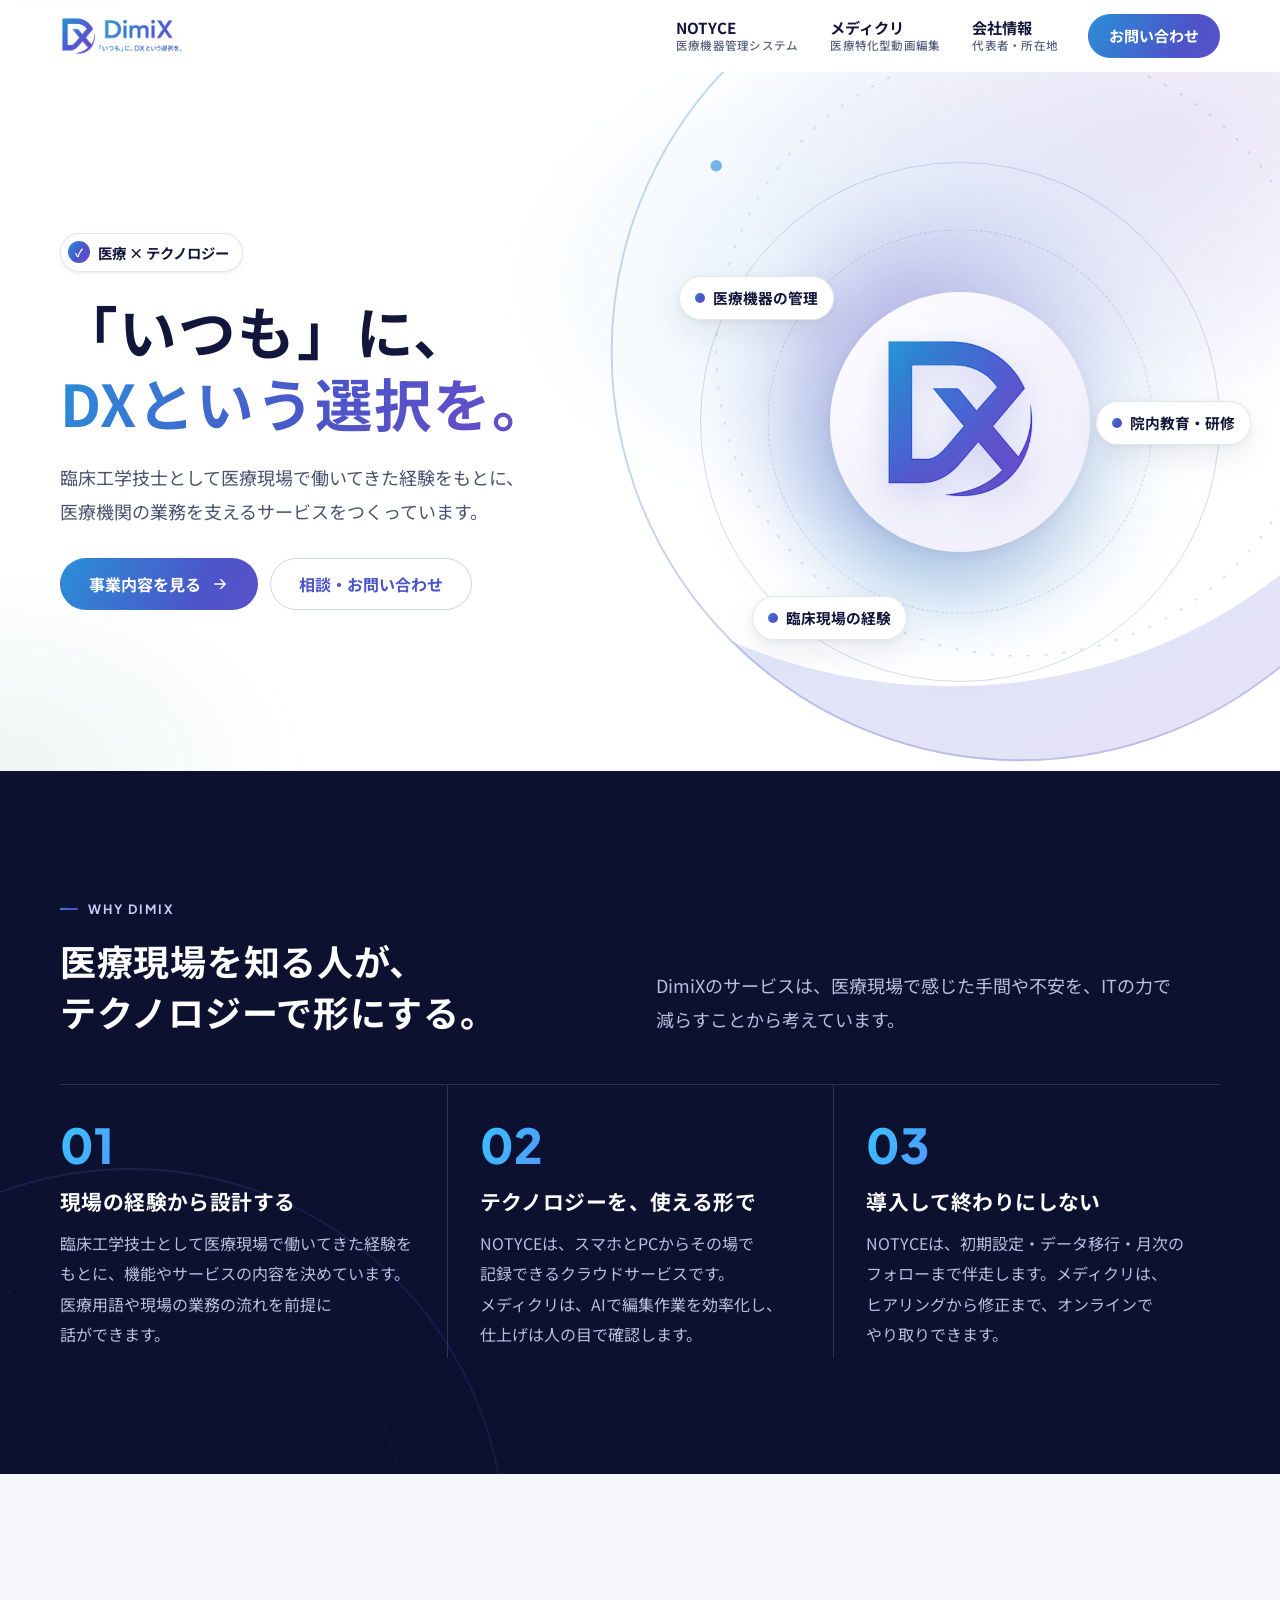
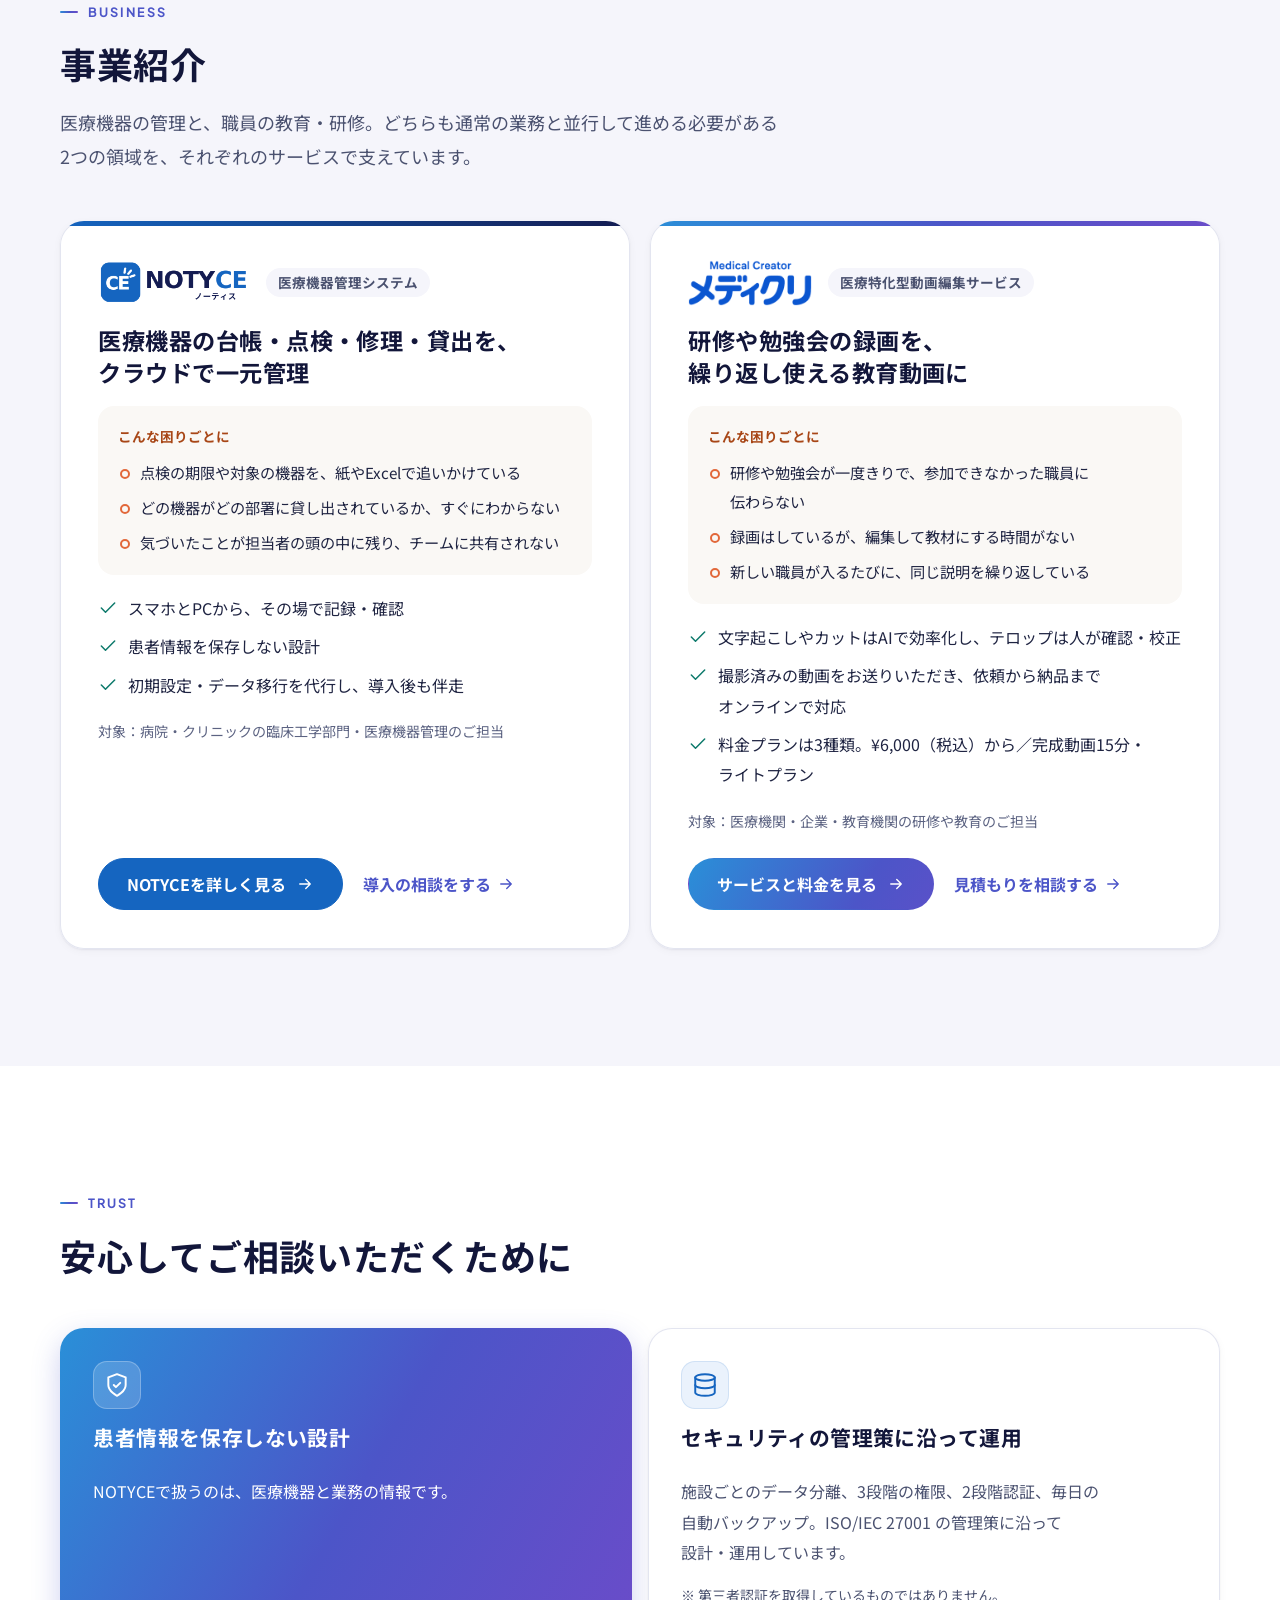
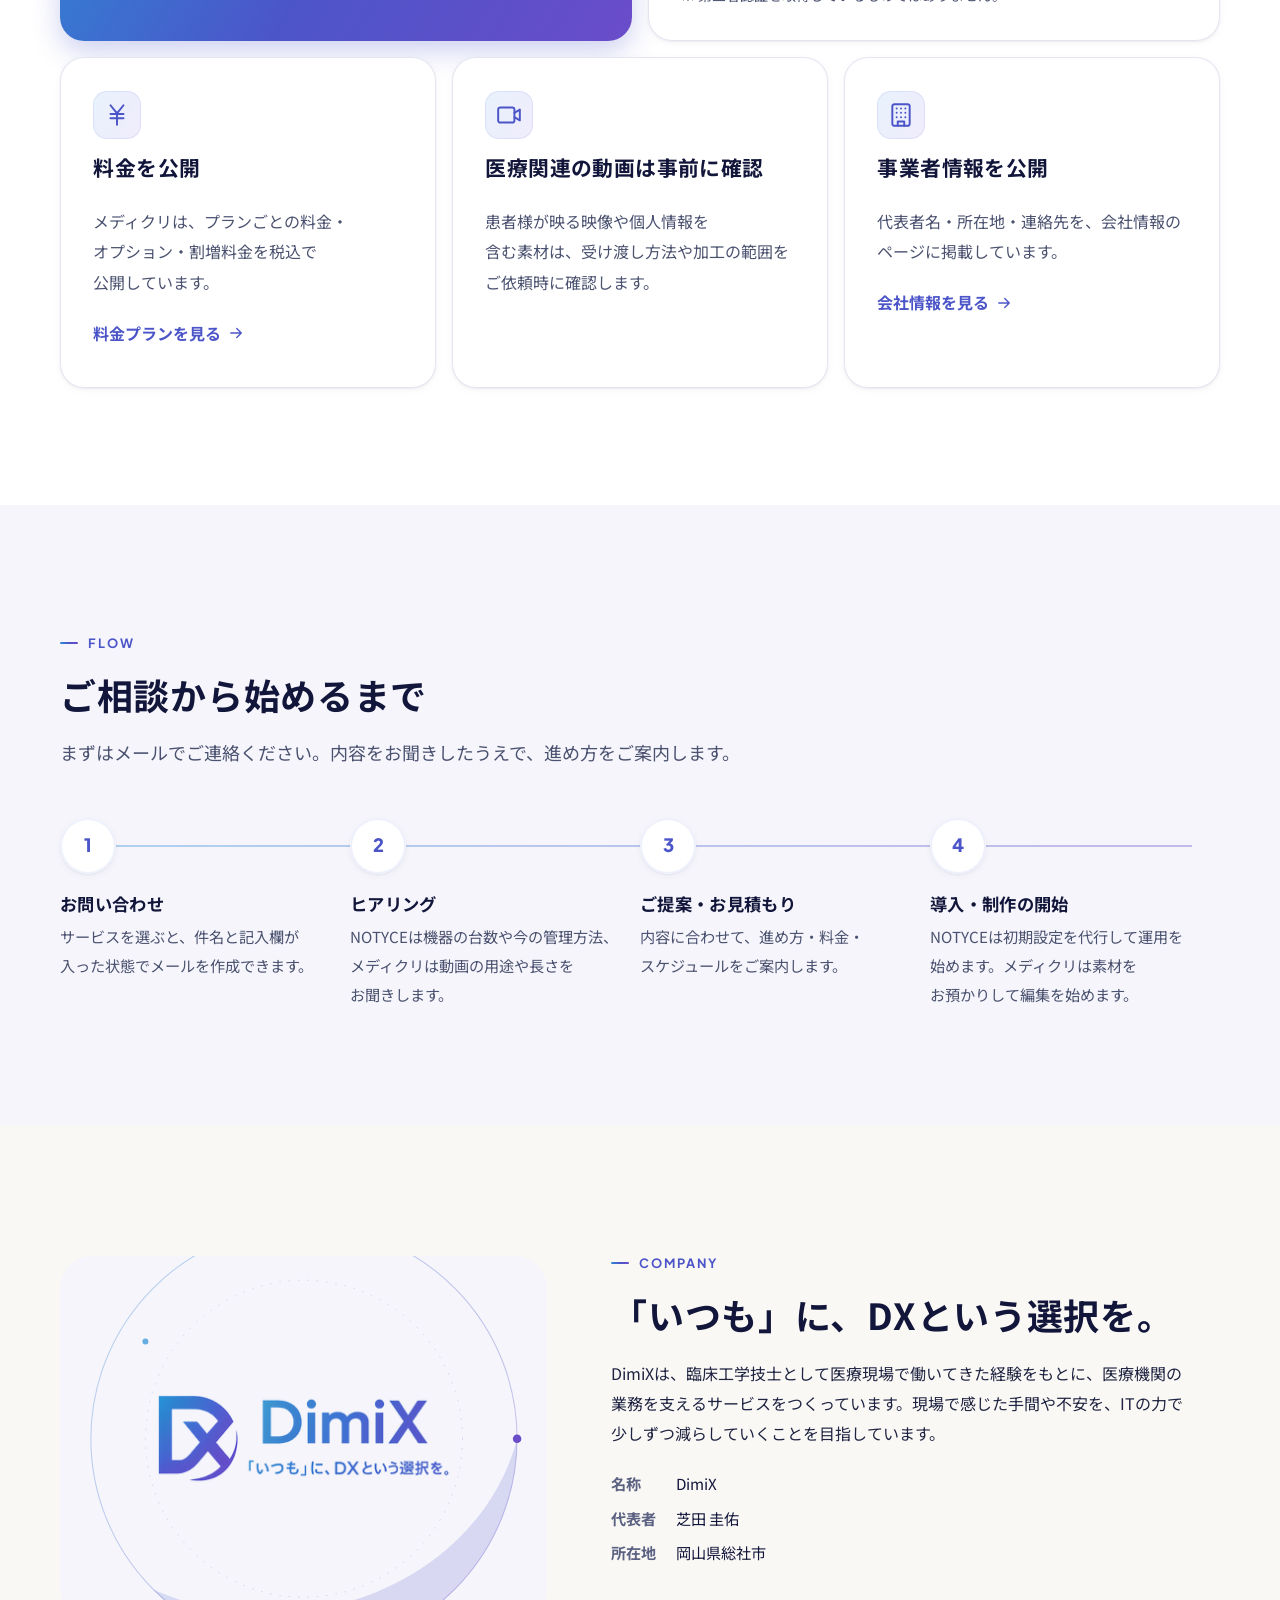
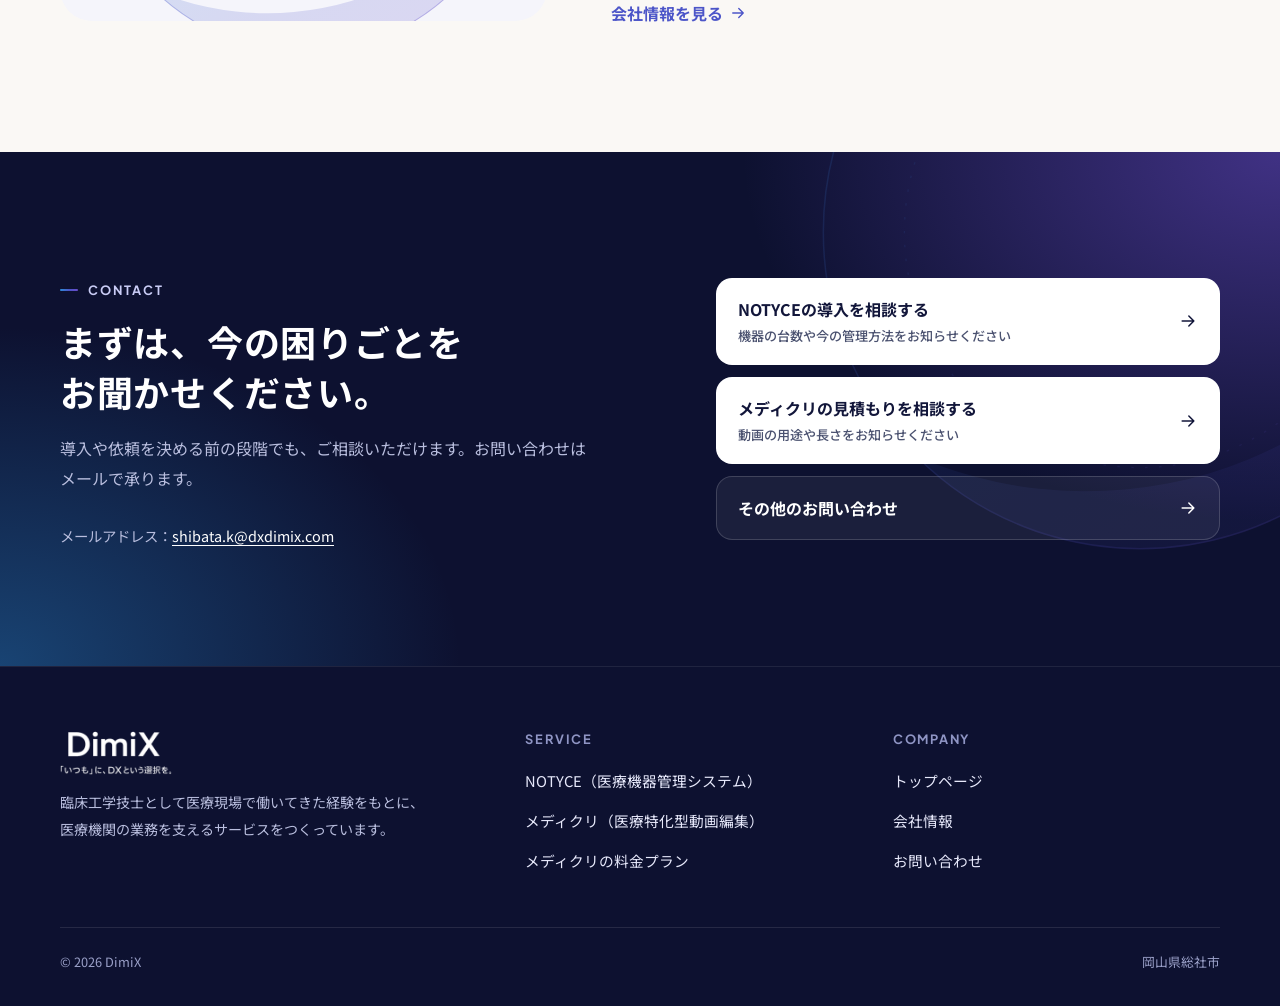
<file: index.html>
<!doctype html>
<html lang="ja" data-icons="assets/img/icons.svg">
<head>
<meta charset="utf-8">
<meta name="viewport" content="width=device-width, initial-scale=1">
<meta name="theme-color" content="#ffffff">
<title>DimiX｜医療機器管理システム NOTYCE・医療特化型動画編集 メディクリ</title>
<meta name="description" content="DimiXは、臨床工学技士の現場経験をもとに、病院・クリニック向けの医療機器管理システム「NOTYCE（ノーティス）」と、研修や勉強会の録画を教育動画に仕上げる医療特化型動画編集サービス「メディクリ」を提供しています。">
<meta property="og:title" content="DimiX｜医療機器管理システム NOTYCE・医療特化型動画編集 メディクリ">
<meta property="og:description" content="「いつも」に、DXという選択を。臨床工学技士の現場経験をもとに、医療機器管理システム NOTYCE と医療特化型動画編集サービス メディクリを提供しています。">
<meta property="og:type" content="website">
<meta property="og:url" content="https://dxdimix.com/">
<meta property="og:image" content="https://dxdimix.com/assets/img/dimix_logo.png">
<meta property="og:site_name" content="DimiX">
<meta property="og:locale" content="ja_JP">
<link rel="canonical" href="https://dxdimix.com/">
<link rel="icon" href="assets/img/dimix_icon.png">
<link rel="preconnect" href="https://fonts.googleapis.com">
<link rel="preconnect" href="https://fonts.gstatic.com" crossorigin>
<link rel="stylesheet" href="https://fonts.googleapis.com/css2?family=Noto+Sans+JP:wght@400;500;700&amp;family=Plus+Jakarta+Sans:wght@600;700;800&amp;display=swap">
<link rel="stylesheet" href="assets/css/style.css">
<script src="assets/js/site.js" defer></script>
<script src="assets/js/medicli-pricing.js" defer></script>
</head>
<body>
<a class="skip-link" href="#main">本文へ移動</a>
<header class="site-header">
  <div class="container">
    <a class="logo" href="index.html"><img src="assets/img/dimix_logo.png" alt="DimiX トップページ" width="124" height="40"></a>
    <a class="btn btn-primary btn-sm header-cta" href="contact.html">お問い合わせ</a>
    <button class="menu-btn" type="button" aria-expanded="false" aria-controls="site-nav"><span class="menu-icon" aria-hidden="true"><span></span></span><span class="menu-label">メニュー</span></button>
    <nav class="nav" id="site-nav" aria-label="メインメニュー">
      <ul>
        <li><a href="services/notyce.html">NOTYCE<small>医療機器管理システム</small></a></li>
        <li><a href="services/medicli.html">メディクリ<small>医療特化型動画編集</small></a></li>
        <li><a href="about.html">会社情報<small>代表者・所在地</small></a></li>
      </ul>
      <a class="btn btn-primary btn-sm nav-cta" href="contact.html">お問い合わせ</a>
    </nav>
  </div>
</header>

<main id="main">
<!-- ===== ファーストビュー：会社の顔。製品はここでは出さない ===== -->
<section class="hero brand-hero" aria-labelledby="hero-title">
  <div class="orbit spin" aria-hidden="true"><svg viewBox="0 0 600 600" focusable="false"><defs><linearGradient id="og1" x1="0" y1="0" x2="1" y2="1"><stop offset="0" stop-color="#2a8fd8"/><stop offset=".55" stop-color="#4c55c8"/><stop offset="1" stop-color="#6a4cc9"/></linearGradient></defs><circle cx="300" cy="300" r="250" fill="none" stroke="url(#og1)" stroke-opacity=".32" stroke-width="1.2"/><circle cx="300" cy="300" r="186" fill="none" stroke="url(#og1)" stroke-opacity=".22" stroke-width="1" stroke-dasharray="2 9"/><path d="M123 477A250 250 0 0 0 550 300A300 262 0 0 1 123 477Z" fill="url(#og1)" fill-opacity=".18"/><circle cx="550" cy="300" r="5" fill="#6a4cc9"/><circle cx="114" cy="186" r="3.5" fill="#2a8fd8" fill-opacity=".7"/></svg></div>
  <div class="container">
    <div class="hero-grid">
      <div>
        <p class="hero-kicker"><span class="pill"><i aria-hidden="true">✓</i>医療 × テクノロジー</span></p>
        <h1 id="hero-title"><span class="ib">「いつも」に、</span><br><span class="ib"><span class="grad">DXという選択を。</span></span></h1>
        <p class="lead">臨床工学技士として医療現場で働いてきた経験をもとに、医療機関の業務を支えるサービスをつくっています。</p>
        <div class="btn-row">
          <a class="btn btn-primary" href="#business">事業内容を見る<svg class="icon" aria-hidden="true"><use href="assets/img/icons.svg#i-arrow"/></svg></a>
          <a class="btn btn-outline" href="contact.html">相談・お問い合わせ</a>
        </div>
      </div>
      <div class="brand-visual" aria-hidden="true">
        <div class="bv-ring r1"></div><div class="bv-ring r2"></div><div class="bv-ring r3"></div>
        <div class="bv-glow"></div>
        <div class="bv-mark"><img src="assets/img/dimix_icon.png" alt="" width="256" height="277" fetchpriority="high"></div>
        <span class="bv-chip c1"><span class="dot"></span>医療機器の管理</span>
        <span class="bv-chip c2"><span class="dot"></span>院内教育・研修</span>
        <span class="bv-chip c3"><span class="dot"></span>臨床現場の経験</span>
      </div>
    </div>
  </div>
</section>

<!-- ===== 強み：他社との違い ===== -->
<section class="dark" aria-labelledby="why-title">
  <div class="orbit" aria-hidden="true"><svg viewBox="0 0 600 600" focusable="false"><defs><linearGradient id="og2" x1="0" y1="0" x2="1" y2="1"><stop offset="0" stop-color="#2a8fd8"/><stop offset=".55" stop-color="#4c55c8"/><stop offset="1" stop-color="#6a4cc9"/></linearGradient></defs><circle cx="300" cy="300" r="250" fill="none" stroke="url(#og2)" stroke-opacity=".32" stroke-width="1.2"/><circle cx="300" cy="300" r="186" fill="none" stroke="url(#og2)" stroke-opacity=".22" stroke-width="1" stroke-dasharray="2 9"/><path d="M123 477A250 250 0 0 0 550 300A300 262 0 0 1 123 477Z" fill="url(#og2)" fill-opacity=".18"/><circle cx="550" cy="300" r="5" fill="#6a4cc9"/><circle cx="114" cy="186" r="3.5" fill="#2a8fd8" fill-opacity=".7"/></svg></div>
  <div class="container">
    <div class="dark-head reveal">
      <div>
        <span class="eyebrow">Why DimiX</span>
        <h2 id="why-title" class="section-title">医療現場を知る人が、<br>テクノロジーで形にする。</h2>
      </div>
      <p class="section-lead">DimiXのサービスは、医療現場で感じた手間や不安を、ITの力で減らすことから考えています。</p>
    </div>
    <div class="strengths">
      <div class="strength reveal"><span class="num" aria-hidden="true">01</span><h3>現場の経験から設計する</h3><p>臨床工学技士として医療現場で働いてきた経験をもとに、機能やサービスの内容を決めています。医療用語や現場の業務の流れを前提に話ができます。</p></div>
      <div class="strength reveal" data-delay="1"><span class="num" aria-hidden="true">02</span><h3><span class="ib">テクノロジーを、</span><span class="ib">使える形で</span></h3><p>NOTYCEは、スマホとPCからその場で記録できるクラウドサービスです。メディクリは、AIで編集作業を効率化し、仕上げは人の目で確認します。</p></div>
      <div class="strength reveal" data-delay="2"><span class="num" aria-hidden="true">03</span><h3>導入して終わりにしない</h3><p>NOTYCEは、初期設定・データ移行・月次のフォローまで伴走します。メディクリは、ヒアリングから修正まで、オンラインでやり取りできます。</p></div>
    </div>
  </div>
</section>

<!-- ===== 事業紹介：2つのサービスを同じ重さで。困りごともここで ===== -->
<section id="business" class="tint" aria-labelledby="business-title">
  <div class="container">
    <div class="section-head reveal">
      <span class="eyebrow">Business</span>
      <h2 id="business-title" class="section-title">事業紹介</h2>
      <p class="section-lead">医療機器の管理と、職員の教育・研修。どちらも通常の業務と並行して進める必要がある2つの領域を、それぞれのサービスで支えています。</p>
    </div>
    <div class="biz-grid">
      <article class="biz ny reveal" aria-labelledby="biz-ny">
        <div class="biz-head">
          <img src="assets/img/notyce_logo.png" alt="NOTYCE（ノーティス）" width="172" height="52" loading="lazy">
          <span class="biz-type">医療機器管理システム</span>
        </div>
        <h3 id="biz-ny"><span class="ib">医療機器の台帳・点検・修理・貸出を、</span><span class="ib">クラウドで一元管理</span></h3>
        <div class="biz-pain">
          <p class="biz-label">こんな困りごとに</p>
          <ul>
            <li>点検の期限や対象の機器を、紙やExcelで追いかけている</li>
            <li>どの機器がどの部署に貸し出されているか、すぐにわからない</li>
            <li>気づいたことが担当者の頭の中に残り、チームに共有されない</li>
          </ul>
        </div>
        <ul class="biz-points">
          <li><svg class="icon" aria-hidden="true"><use href="assets/img/icons.svg#i-check"/></svg><span>スマホとPCから、その場で記録・確認</span></li>
          <li><svg class="icon" aria-hidden="true"><use href="assets/img/icons.svg#i-check"/></svg><span>患者情報を保存しない設計</span></li>
          <li><svg class="icon" aria-hidden="true"><use href="assets/img/icons.svg#i-check"/></svg><span>初期設定・データ移行を代行し、導入後も伴走</span></li>
        </ul>
        <p class="biz-for">対象：病院・クリニックの臨床工学部門・医療機器管理のご担当</p>
        <div class="biz-actions">
          <a class="btn btn-ny" href="services/notyce.html">NOTYCEを詳しく見る<svg class="icon" aria-hidden="true"><use href="assets/img/icons.svg#i-arrow"/></svg></a>
          <a class="text-link" href="contact.html?service=notyce">導入の相談をする<svg class="icon" aria-hidden="true"><use href="assets/img/icons.svg#i-arrow"/></svg></a>
        </div>
      </article>
      <article class="biz mc reveal" data-delay="1" aria-labelledby="biz-mc">
        <div class="biz-head">
          <img src="assets/img/medicri_wordmark.png" alt="メディクリ Medical Creator" width="139" height="52" loading="lazy">
          <span class="biz-type">医療特化型動画編集サービス</span>
        </div>
        <h3 id="biz-mc"><span class="ib">研修や勉強会の録画を、</span><span class="ib">繰り返し使える教育動画に</span></h3>
        <div class="biz-pain">
          <p class="biz-label">こんな困りごとに</p>
          <ul>
            <li>研修や勉強会が一度きりで、参加できなかった職員に伝わらない</li>
            <li>録画はしているが、編集して教材にする時間がない</li>
            <li>新しい職員が入るたびに、同じ説明を繰り返している</li>
          </ul>
        </div>
        <ul class="biz-points">
          <li><svg class="icon" aria-hidden="true"><use href="assets/img/icons.svg#i-check"/></svg><span>文字起こしやカットはAIで効率化し、テロップは人が確認・校正</span></li>
          <li><svg class="icon" aria-hidden="true"><use href="assets/img/icons.svg#i-check"/></svg><span>撮影済みの動画をお送りいただき、依頼から納品までオンラインで対応</span></li>
          <li><svg class="icon" aria-hidden="true"><use href="assets/img/icons.svg#i-check"/></svg><span>料金プランは3種類。<span data-pricing="from">¥6,000</span><span data-pricing="from-unit">（税込）から／完成動画15分・ライトプラン</span></span></li>
        </ul>
        <p class="biz-for">対象：医療機関・企業・教育機関の研修や教育のご担当</p>
        <div class="biz-actions">
          <a class="btn btn-primary" href="services/medicli.html">サービスと料金を見る<svg class="icon" aria-hidden="true"><use href="assets/img/icons.svg#i-arrow"/></svg></a>
          <a class="text-link" href="contact.html?service=medicli">見積もりを相談する<svg class="icon" aria-hidden="true"><use href="assets/img/icons.svg#i-arrow"/></svg></a>
        </div>
      </article>
    </div>
  </div>
</section>

<!-- ===== 信頼：安心材料（実在する事実だけ） ===== -->
<section aria-labelledby="trust-title">
  <div class="container">
    <div class="section-head reveal">
      <span class="eyebrow">Trust</span>
      <h2 id="trust-title" class="section-title">安心してご相談いただくために</h2>
    </div>
    <div class="bento">
      <div class="tile mini brand span-3 reveal">
        <span class="icon-wrap"><svg class="icon" aria-hidden="true"><use href="assets/img/icons.svg#i-shield"/></svg></span>
        <h3>患者情報を保存しない設計</h3>
        <p>NOTYCEで扱うのは、医療機器と業務の情報です。</p>
      </div>
      <div class="tile mini span-3 reveal" data-delay="1">
        <span class="icon-wrap ny"><svg class="icon" aria-hidden="true"><use href="assets/img/icons.svg#i-database"/></svg></span>
        <h3>セキュリティの管理策に沿って運用</h3>
        <p>施設ごとのデータ分離、3段階の権限、2段階認証、毎日の自動バックアップ。ISO/IEC 27001 の管理策に沿って設計・運用しています。</p>
        <p class="small" style="margin:0">※ 第三者認証を取得しているものではありません。</p>
      </div>
      <div class="tile mini span-2 reveal">
        <span class="icon-wrap"><svg class="icon" aria-hidden="true"><use href="assets/img/icons.svg#i-yen"/></svg></span>
        <h3>料金を公開</h3>
        <p>メディクリは、プランごとの料金・オプション・割増料金を税込で公開しています。</p>
        <a class="text-link" href="services/medicli.html#pricing">料金プランを見る<svg class="icon" aria-hidden="true"><use href="assets/img/icons.svg#i-arrow"/></svg></a>
      </div>
      <div class="tile mini span-2 reveal" data-delay="1">
        <span class="icon-wrap"><svg class="icon" aria-hidden="true"><use href="assets/img/icons.svg#i-video"/></svg></span>
        <h3>医療関連の動画は事前に確認</h3>
        <p>患者様が映る映像や個人情報を含む素材は、受け渡し方法や加工の範囲をご依頼時に確認します。</p>
      </div>
      <div class="tile mini span-2 reveal" data-delay="2">
        <span class="icon-wrap"><svg class="icon" aria-hidden="true"><use href="assets/img/icons.svg#i-building"/></svg></span>
        <h3>事業者情報を公開</h3>
        <p>代表者名・所在地・連絡先を、会社情報のページに掲載しています。</p>
        <a class="text-link" href="about.html">会社情報を見る<svg class="icon" aria-hidden="true"><use href="assets/img/icons.svg#i-arrow"/></svg></a>
      </div>
    </div>
  </div>
</section>

<!-- ===== 進め方：依頼方法を理解してもらう ===== -->
<section class="tint" aria-labelledby="flow-title">
  <div class="container">
    <div class="section-head reveal">
      <span class="eyebrow">Flow</span>
      <h2 id="flow-title" class="section-title">ご相談から始めるまで</h2>
      <p class="section-lead">まずはメールでご連絡ください。内容をお聞きしたうえで、進め方をご案内します。</p>
    </div>
    <ol class="flow3">
      <li class="reveal"><h3>お問い合わせ</h3><p>サービスを選ぶと、件名と記入欄が入った状態でメールを作成できます。</p></li>
      <li class="reveal" data-delay="1"><h3>ヒアリング</h3><p>NOTYCEは機器の台数や今の管理方法、メディクリは動画の用途や長さをお聞きします。</p></li>
      <li class="reveal" data-delay="2"><h3>ご提案・お見積もり</h3><p>内容に合わせて、進め方・料金・スケジュールをご案内します。</p></li>
      <li class="reveal" data-delay="3"><h3>導入・制作の開始</h3><p>NOTYCEは初期設定を代行して運用を始めます。メディクリは素材をお預かりして編集を始めます。</p></li>
    </ol>
  </div>
</section>

<!-- ===== 会社 ===== -->
<section class="warm" aria-labelledby="company-title">
  <div class="container company-band">
    <div class="company-mark reveal"><div class="orbit" aria-hidden="true"><svg viewBox="0 0 600 600" focusable="false"><defs><linearGradient id="og3" x1="0" y1="0" x2="1" y2="1"><stop offset="0" stop-color="#2a8fd8"/><stop offset=".55" stop-color="#4c55c8"/><stop offset="1" stop-color="#6a4cc9"/></linearGradient></defs><circle cx="300" cy="300" r="250" fill="none" stroke="url(#og3)" stroke-opacity=".32" stroke-width="1.2"/><circle cx="300" cy="300" r="186" fill="none" stroke="url(#og3)" stroke-opacity=".22" stroke-width="1" stroke-dasharray="2 9"/><path d="M123 477A250 250 0 0 0 550 300A300 262 0 0 1 123 477Z" fill="url(#og3)" fill-opacity=".18"/><circle cx="550" cy="300" r="5" fill="#6a4cc9"/><circle cx="114" cy="186" r="3.5" fill="#2a8fd8" fill-opacity=".7"/></svg></div><img src="assets/img/dimix_logo.png" alt="DimiX「いつも」に、DXという選択を。" width="306" height="99" loading="lazy"></div>
    <div class="reveal" data-delay="1">
      <span class="eyebrow">Company</span>
      <h2 id="company-title"><span class="ib">「いつも」に、</span><span class="ib">DXという選択を。</span></h2>
      <p>DimiXは、臨床工学技士として医療現場で働いてきた経験をもとに、医療機関の業務を支えるサービスをつくっています。現場で感じた手間や不安を、ITの力で少しずつ減らしていくことを目指しています。</p>
      <dl>
        <dt>名称</dt><dd>DimiX</dd>
        <dt>代表者</dt><dd>芝田 圭佑</dd>
        <dt>所在地</dt><dd>岡山県総社市</dd>
      </dl>
      <a class="text-link" href="about.html">会社情報を見る<svg class="icon" aria-hidden="true"><use href="assets/img/icons.svg#i-arrow"/></svg></a>
    </div>
  </div>
</section>
</main>

<!-- ===== お問い合わせ ===== -->
<section class="cta" aria-labelledby="cta-title">
  <div class="orbit" aria-hidden="true"><svg viewBox="0 0 600 600" focusable="false"><defs><linearGradient id="og4" x1="0" y1="0" x2="1" y2="1"><stop offset="0" stop-color="#2a8fd8"/><stop offset=".55" stop-color="#4c55c8"/><stop offset="1" stop-color="#6a4cc9"/></linearGradient></defs><circle cx="300" cy="300" r="250" fill="none" stroke="url(#og4)" stroke-opacity=".32" stroke-width="1.2"/><circle cx="300" cy="300" r="186" fill="none" stroke="url(#og4)" stroke-opacity=".22" stroke-width="1" stroke-dasharray="2 9"/><path d="M123 477A250 250 0 0 0 550 300A300 262 0 0 1 123 477Z" fill="url(#og4)" fill-opacity=".18"/><circle cx="550" cy="300" r="5" fill="#6a4cc9"/><circle cx="114" cy="186" r="3.5" fill="#2a8fd8" fill-opacity=".7"/></svg></div>
  <div class="container cta-grid">
    <div class="reveal">
      <span class="eyebrow">Contact</span>
      <h2 id="cta-title"><span class="ib">まずは、</span><span class="ib">今の困りごとを</span><br>お聞かせください。</h2>
      <p>導入や依頼を決める前の段階でも、ご相談いただけます。お問い合わせはメールで承ります。</p>
      <p class="cta-mail">メールアドレス：<a href="mailto:shibata.k@dxdimix.com">shibata.k@dxdimix.com</a></p>
    </div>
    <div class="cta-choices reveal" data-delay="1">
      <a class="cta-choice primary" href="contact.html?service=notyce"><span>NOTYCEの導入を相談する<small>機器の台数や今の管理方法をお知らせください</small></span><svg class="icon" aria-hidden="true"><use href="assets/img/icons.svg#i-arrow"/></svg></a>
      <a class="cta-choice primary" href="contact.html?service=medicli"><span>メディクリの見積もりを相談する<small>動画の用途や長さをお知らせください</small></span><svg class="icon" aria-hidden="true"><use href="assets/img/icons.svg#i-arrow"/></svg></a>
      <a class="cta-choice" href="contact.html?service=other"><span>その他のお問い合わせ</span><svg class="icon" aria-hidden="true"><use href="assets/img/icons.svg#i-arrow"/></svg></a>
    </div>
  </div>
</section>

<div class="mobile-cta"><a class="btn btn-primary" href="contact.html">お問い合わせ・ご相談<svg class="icon" aria-hidden="true"><use href="assets/img/icons.svg#i-arrow"/></svg></a></div>
<footer class="site-footer">
  <div class="container">
    <div class="f-brand">
      <img src="assets/img/dimix_wordmark_white.png" alt="DimiX" width="112" height="44" loading="lazy">
      <p>臨床工学技士として医療現場で働いてきた経験をもとに、医療機関の業務を支えるサービスをつくっています。</p>
    </div>
    <nav aria-label="サービス">
      <h2>SERVICE</h2>
      <ul>
        <li><a href="services/notyce.html">NOTYCE（医療機器管理システム）</a></li>
        <li><a href="services/medicli.html">メディクリ（医療特化型動画編集）</a></li>
        <li><a href="services/medicli.html#pricing">メディクリの料金プラン</a></li>
      </ul>
    </nav>
    <nav aria-label="会社">
      <h2>COMPANY</h2>
      <ul>
        <li><a href="index.html">トップページ</a></li>
        <li><a href="about.html">会社情報</a></li>
        <li><a href="contact.html">お問い合わせ</a></li>
      </ul>
    </nav>
    <div class="copyright"><span>&copy; 2026 DimiX</span><span>岡山県総社市</span></div>
  </div>
</footer>
</body>
</html>
</file>
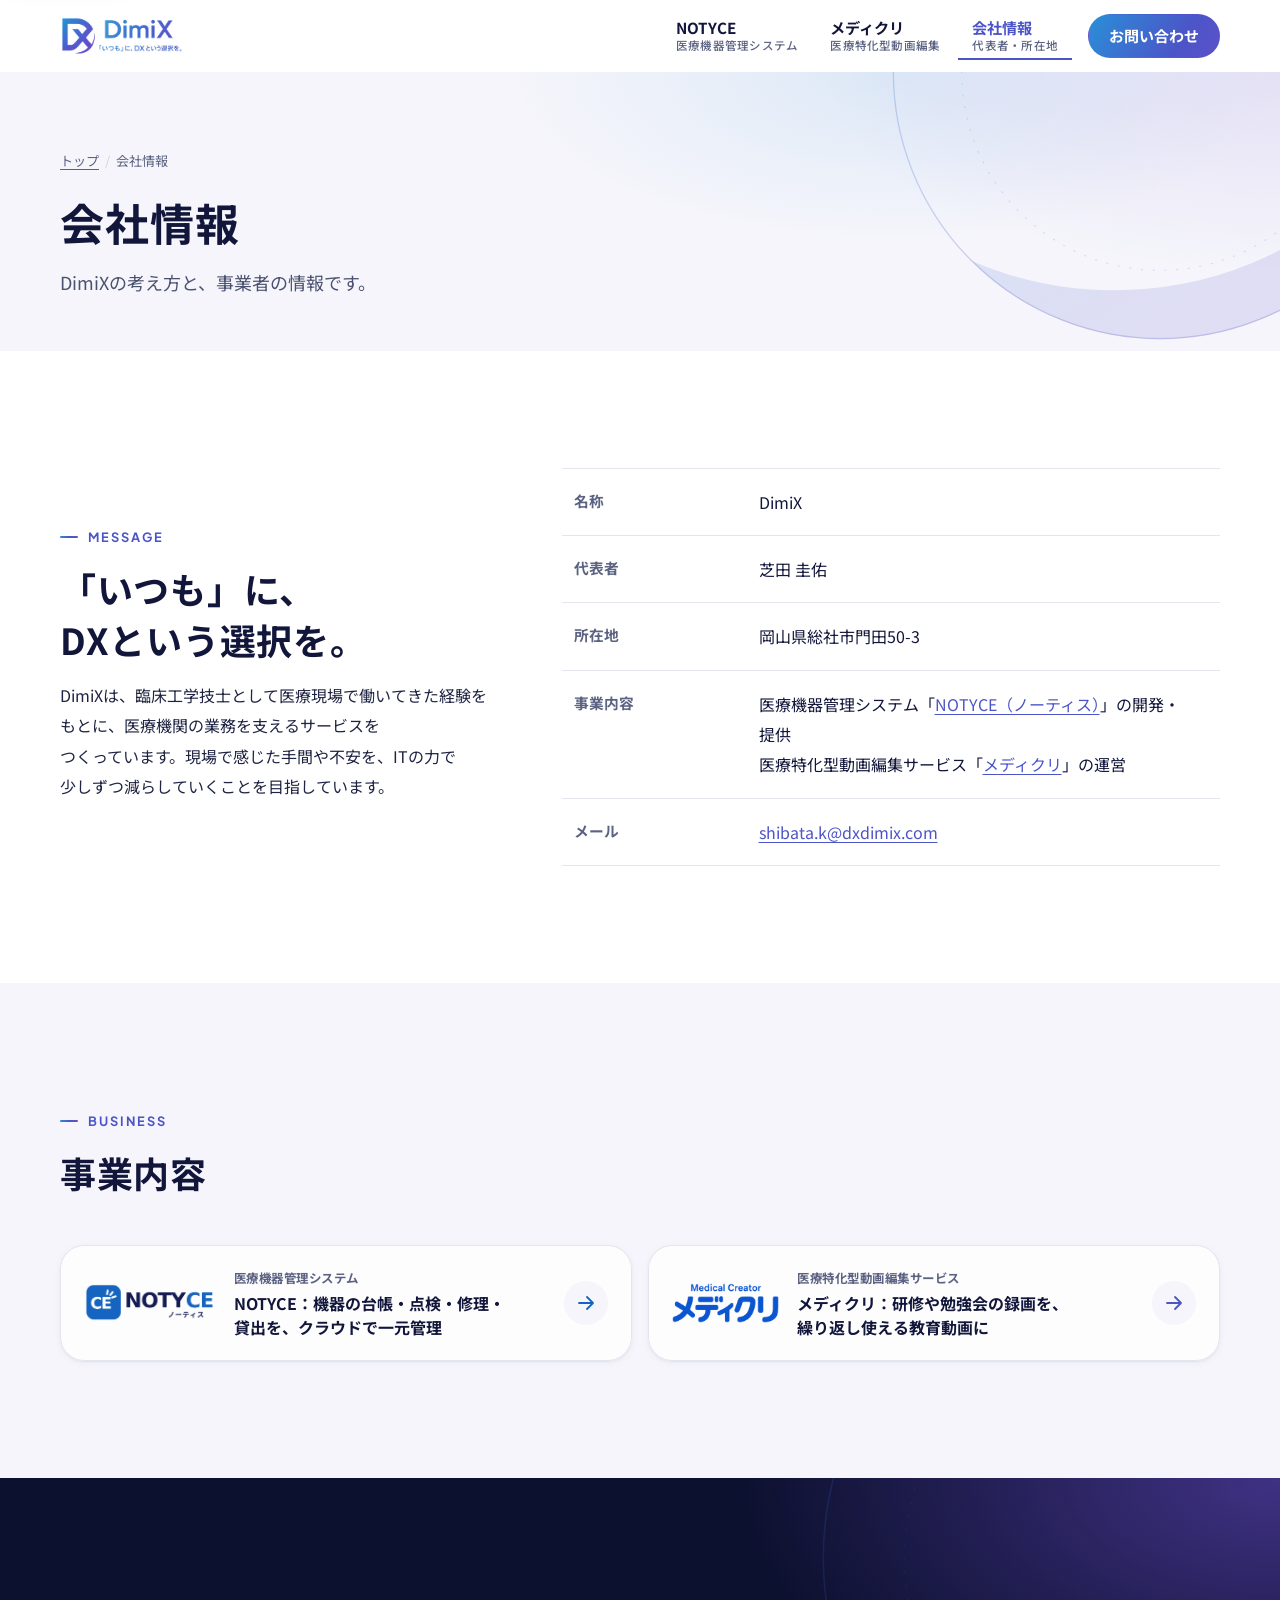
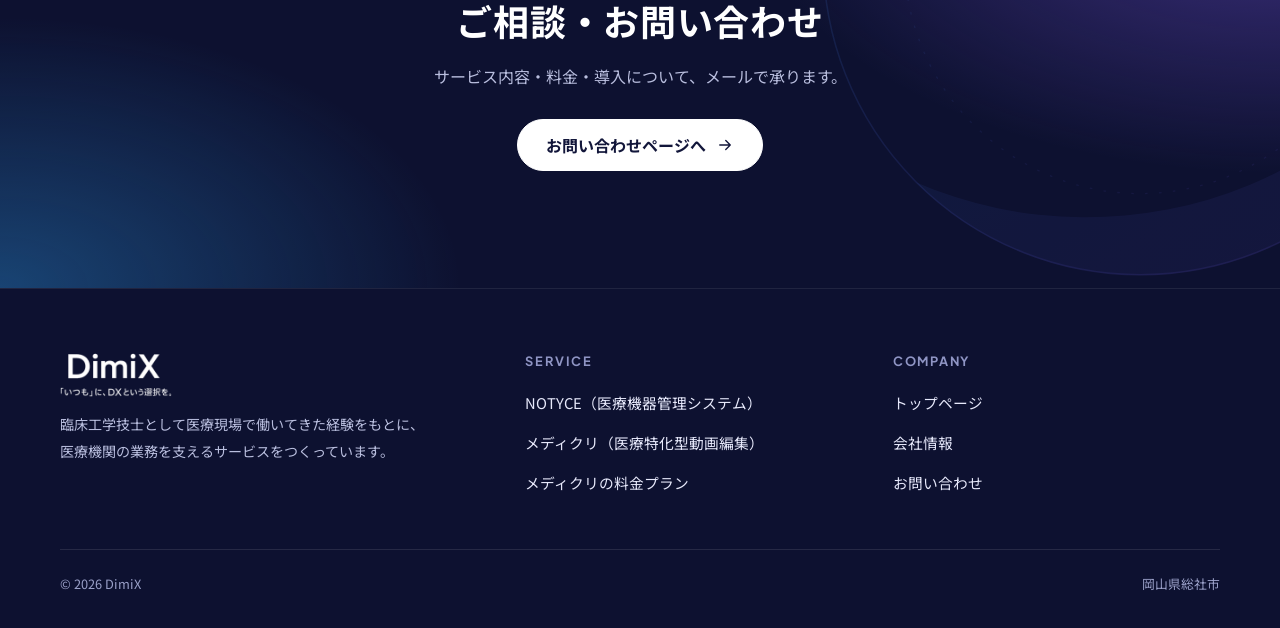
<file: about.html>
<!doctype html>
<html lang="ja">
<head>
<meta charset="utf-8">
<meta name="viewport" content="width=device-width, initial-scale=1">
<meta name="theme-color" content="#ffffff">
<title>会社情報｜DimiX</title>
<meta name="description" content="DimiXの会社情報です。医療機器管理システム「NOTYCE」と医療特化型動画編集サービス「メディクリ」を提供しています。">
<meta property="og:title" content="会社情報｜DimiX">
<meta property="og:description" content="DimiXの会社情報です。">
<meta property="og:type" content="website">
<meta property="og:url" content="https://dxdimix.com/about.html">
<meta property="og:image" content="https://dxdimix.com/assets/img/dimix_logo.png">
<meta property="og:site_name" content="DimiX">
<meta property="og:locale" content="ja_JP">
<link rel="canonical" href="https://dxdimix.com/about.html">
<link rel="icon" href="assets/img/dimix_icon.png">
<link rel="preconnect" href="https://fonts.googleapis.com">
<link rel="preconnect" href="https://fonts.gstatic.com" crossorigin>
<link rel="stylesheet" href="https://fonts.googleapis.com/css2?family=Noto+Sans+JP:wght@400;500;700&amp;family=Plus+Jakarta+Sans:wght@600;700;800&amp;display=swap">
<link rel="stylesheet" href="assets/css/style.css">
<script src="assets/js/site.js" defer></script>
</head>
<body>
<a class="skip-link" href="#main">本文へ移動</a>
<header class="site-header">
  <div class="container">
    <a class="logo" href="index.html"><img src="assets/img/dimix_logo.png" alt="DimiX トップページ" width="124" height="40"></a>
    <a class="btn btn-primary btn-sm header-cta" href="contact.html">お問い合わせ</a>
    <button class="menu-btn" type="button" aria-expanded="false" aria-controls="site-nav"><span class="menu-icon" aria-hidden="true"><span></span></span><span class="menu-label">メニュー</span></button>
    <nav class="nav" id="site-nav" aria-label="メインメニュー">
      <ul>
        <li><a href="services/notyce.html">NOTYCE<small>医療機器管理システム</small></a></li>
        <li><a href="services/medicli.html">メディクリ<small>医療特化型動画編集</small></a></li>
        <li><a href="about.html" aria-current="page">会社情報<small>代表者・所在地</small></a></li>
      </ul>
      <a class="btn btn-primary btn-sm nav-cta" href="contact.html">お問い合わせ</a>
    </nav>
  </div>
</header>
<main id="main">
<section class="page-hero" aria-labelledby="page-title">
  <div class="orbit" aria-hidden="true"><svg viewBox="0 0 600 600" focusable="false"><defs><linearGradient id="og1" x1="0" y1="0" x2="1" y2="1"><stop offset="0" stop-color="#2a8fd8"/><stop offset=".55" stop-color="#4c55c8"/><stop offset="1" stop-color="#6a4cc9"/></linearGradient></defs><circle cx="300" cy="300" r="250" fill="none" stroke="url(#og1)" stroke-opacity=".32" stroke-width="1.2"/><circle cx="300" cy="300" r="186" fill="none" stroke="url(#og1)" stroke-opacity=".22" stroke-width="1" stroke-dasharray="2 9"/><path d="M123 477A250 250 0 0 0 550 300A300 262 0 0 1 123 477Z" fill="url(#og1)" fill-opacity=".18"/><circle cx="550" cy="300" r="5" fill="#6a4cc9"/><circle cx="114" cy="186" r="3.5" fill="#2a8fd8" fill-opacity=".7"/></svg></div>
  <div class="container">
    <ol class="breadcrumb"><li><a href="index.html">トップ</a></li><li aria-current="page">会社情報</li></ol>
    <h1 id="page-title">会社情報</h1>
    <p>DimiXの考え方と、事業者の情報です。</p>
  </div>
</section>

<section aria-labelledby="msg-title">
  <div class="container media-split">
    <div class="reveal">
      <span class="eyebrow">Message</span>
      <h2 id="msg-title" class="section-title">「いつも」に、<br>DXという選択を。</h2>
      <p>DimiXは、臨床工学技士として医療現場で働いてきた経験をもとに、医療機関の業務を支えるサービスをつくっています。現場で感じた手間や不安を、ITの力で少しずつ減らしていくことを目指しています。</p>
    </div>
    <div class="reveal" data-delay="1">
      <table class="info-table">
        <caption class="sr-only">事業者情報</caption>
        <tr><th scope="row">名称</th><td>DimiX</td></tr>
        <tr><th scope="row">代表者</th><td>芝田 圭佑</td></tr>
        <tr><th scope="row">所在地</th><td>岡山県総社市門田50-3</td></tr>
        <tr><th scope="row">事業内容</th><td>医療機器管理システム「<a href="services/notyce.html">NOTYCE（ノーティス）</a>」の開発・提供<br>医療特化型動画編集サービス「<a href="services/medicli.html">メディクリ</a>」の運営</td></tr>
        <tr><th scope="row">メール</th><td><a href="mailto:shibata.k@dxdimix.com">shibata.k@dxdimix.com</a></td></tr>
      </table>
    </div>
  </div>
</section>

<section class="tint" aria-labelledby="biz-title">
  <div class="container">
    <div class="section-head reveal">
      <span class="eyebrow">Business</span>
      <h2 id="biz-title" class="section-title">事業内容</h2>
    </div>
    <nav class="service-doors reveal" style="margin-top:0" aria-label="サービスを見る">
      <a class="door ny" href="services/notyce.html">
        <img src="assets/img/notyce_logo.png" alt="" width="132" height="40" loading="lazy">
        <span><span class="door-for">医療機器管理システム</span><span class="door-what">NOTYCE：機器の台帳・点検・修理・貸出を、クラウドで一元管理</span></span>
        <span class="arrow" aria-hidden="true"><svg class="icon" aria-hidden="true"><use href="assets/img/icons.svg#i-arrow"/></svg></span>
      </a>
      <a class="door" href="services/medicli.html">
        <img src="assets/img/medicri_wordmark.png" alt="" width="107" height="40" loading="lazy">
        <span><span class="door-for">医療特化型動画編集サービス</span><span class="door-what">メディクリ：研修や勉強会の録画を、繰り返し使える教育動画に</span></span>
        <span class="arrow" aria-hidden="true"><svg class="icon" aria-hidden="true"><use href="assets/img/icons.svg#i-arrow"/></svg></span>
      </a>
    </nav>
  </div>
</section>
</main>

<section class="cta cta-simple" aria-labelledby="cta-title">
  <div class="orbit" aria-hidden="true"><svg viewBox="0 0 600 600" focusable="false"><defs><linearGradient id="og2" x1="0" y1="0" x2="1" y2="1"><stop offset="0" stop-color="#2a8fd8"/><stop offset=".55" stop-color="#4c55c8"/><stop offset="1" stop-color="#6a4cc9"/></linearGradient></defs><circle cx="300" cy="300" r="250" fill="none" stroke="url(#og2)" stroke-opacity=".32" stroke-width="1.2"/><circle cx="300" cy="300" r="186" fill="none" stroke="url(#og2)" stroke-opacity=".22" stroke-width="1" stroke-dasharray="2 9"/><path d="M123 477A250 250 0 0 0 550 300A300 262 0 0 1 123 477Z" fill="url(#og2)" fill-opacity=".18"/><circle cx="550" cy="300" r="5" fill="#6a4cc9"/><circle cx="114" cy="186" r="3.5" fill="#2a8fd8" fill-opacity=".7"/></svg></div>
  <div class="container">
    <h2 id="cta-title">ご相談・お問い合わせ</h2>
    <p>サービス内容・料金・導入について、メールで承ります。</p>
    <div class="btn-row"><a class="btn btn-white" href="contact.html">お問い合わせページへ<svg class="icon" aria-hidden="true"><use href="assets/img/icons.svg#i-arrow"/></svg></a></div>
  </div>
</section>
<footer class="site-footer">
  <div class="container">
    <div class="f-brand">
      <img src="assets/img/dimix_wordmark_white.png" alt="DimiX" width="112" height="44" loading="lazy">
      <p>臨床工学技士として医療現場で働いてきた経験をもとに、医療機関の業務を支えるサービスをつくっています。</p>
    </div>
    <nav aria-label="サービス">
      <h2>SERVICE</h2>
      <ul>
        <li><a href="services/notyce.html">NOTYCE（医療機器管理システム）</a></li>
        <li><a href="services/medicli.html">メディクリ（医療特化型動画編集）</a></li>
        <li><a href="services/medicli.html#pricing">メディクリの料金プラン</a></li>
      </ul>
    </nav>
    <nav aria-label="会社">
      <h2>COMPANY</h2>
      <ul>
        <li><a href="index.html">トップページ</a></li>
        <li><a href="about.html">会社情報</a></li>
        <li><a href="contact.html">お問い合わせ</a></li>
      </ul>
    </nav>
    <div class="copyright"><span>&copy; 2026 DimiX</span><span>岡山県総社市</span></div>
  </div>
</footer>
</body>
</html>
</file>
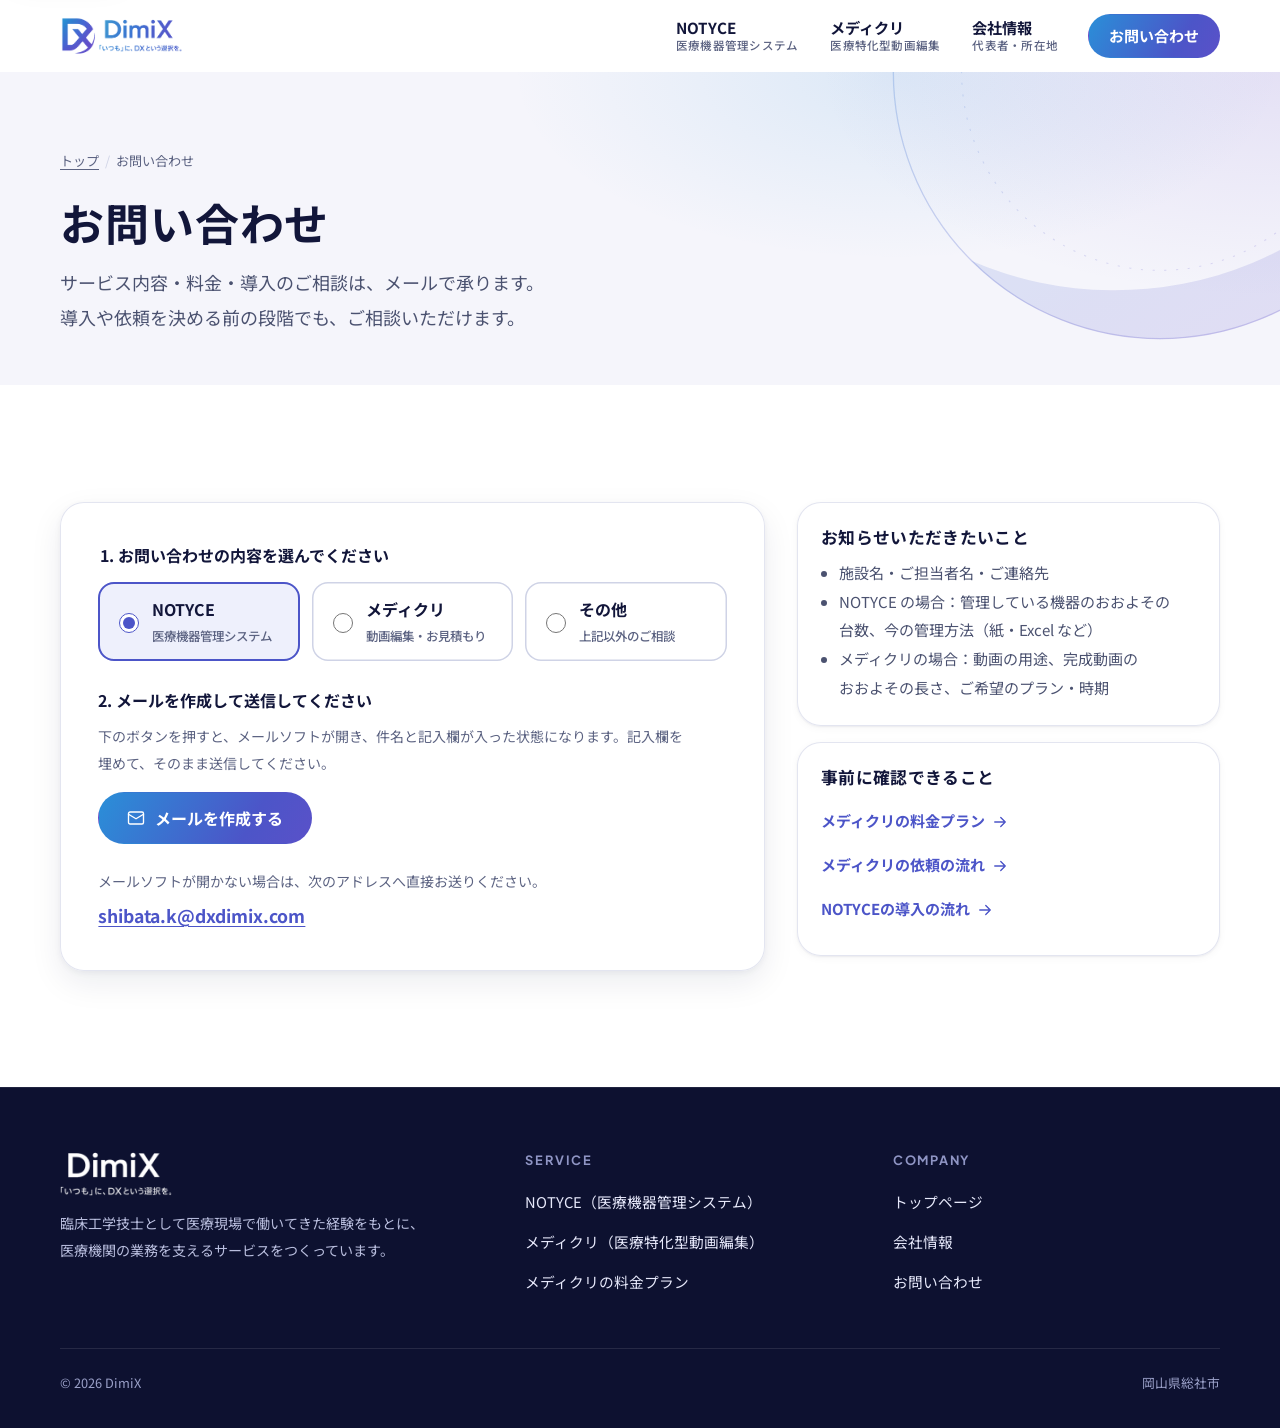
<file: contact.html>
<!doctype html>
<html lang="ja">
<head>
<meta charset="utf-8">
<meta name="viewport" content="width=device-width, initial-scale=1">
<meta name="theme-color" content="#ffffff">
<title>お問い合わせ｜DimiX</title>
<meta name="description" content="DimiXへのお問い合わせ方法のご案内です。医療機器管理システム「NOTYCE」、医療特化型動画編集サービス「メディクリ」のご相談・お見積もりはメールで承ります。">
<meta property="og:title" content="お問い合わせ｜DimiX">
<meta property="og:description" content="NOTYCE・メディクリのご相談・お見積もりはこちらから。">
<meta property="og:type" content="website">
<meta property="og:url" content="https://dxdimix.com/contact.html">
<meta property="og:image" content="https://dxdimix.com/assets/img/dimix_logo.png">
<meta property="og:site_name" content="DimiX">
<meta property="og:locale" content="ja_JP">
<link rel="canonical" href="https://dxdimix.com/contact.html">
<link rel="icon" href="assets/img/dimix_icon.png">
<link rel="preconnect" href="https://fonts.googleapis.com">
<link rel="preconnect" href="https://fonts.gstatic.com" crossorigin>
<link rel="stylesheet" href="https://fonts.googleapis.com/css2?family=Noto+Sans+JP:wght@400;500;700&amp;family=Plus+Jakarta+Sans:wght@600;700;800&amp;display=swap">
<link rel="stylesheet" href="assets/css/style.css">
<script src="assets/js/site.js" defer></script>
</head>
<body>
<a class="skip-link" href="#main">本文へ移動</a>
<header class="site-header">
  <div class="container">
    <a class="logo" href="index.html"><img src="assets/img/dimix_logo.png" alt="DimiX トップページ" width="124" height="40"></a>
    <a class="btn btn-primary btn-sm header-cta" href="contact.html">お問い合わせ</a>
    <button class="menu-btn" type="button" aria-expanded="false" aria-controls="site-nav"><span class="menu-icon" aria-hidden="true"><span></span></span><span class="menu-label">メニュー</span></button>
    <nav class="nav" id="site-nav" aria-label="メインメニュー">
      <ul>
        <li><a href="services/notyce.html">NOTYCE<small>医療機器管理システム</small></a></li>
        <li><a href="services/medicli.html">メディクリ<small>医療特化型動画編集</small></a></li>
        <li><a href="about.html">会社情報<small>代表者・所在地</small></a></li>
      </ul>
      <a class="btn btn-primary btn-sm nav-cta" href="contact.html" aria-current="page">お問い合わせ</a>
    </nav>
  </div>
</header>
<main id="main">
<section class="page-hero" aria-labelledby="page-title">
  <div class="orbit" aria-hidden="true"><svg viewBox="0 0 600 600" focusable="false"><defs><linearGradient id="og3" x1="0" y1="0" x2="1" y2="1"><stop offset="0" stop-color="#2a8fd8"/><stop offset=".55" stop-color="#4c55c8"/><stop offset="1" stop-color="#6a4cc9"/></linearGradient></defs><circle cx="300" cy="300" r="250" fill="none" stroke="url(#og3)" stroke-opacity=".32" stroke-width="1.2"/><circle cx="300" cy="300" r="186" fill="none" stroke="url(#og3)" stroke-opacity=".22" stroke-width="1" stroke-dasharray="2 9"/><path d="M123 477A250 250 0 0 0 550 300A300 262 0 0 1 123 477Z" fill="url(#og3)" fill-opacity=".18"/><circle cx="550" cy="300" r="5" fill="#6a4cc9"/><circle cx="114" cy="186" r="3.5" fill="#2a8fd8" fill-opacity=".7"/></svg></div>
  <div class="container">
    <ol class="breadcrumb"><li><a href="index.html">トップ</a></li><li aria-current="page">お問い合わせ</li></ol>
    <h1 id="page-title">お問い合わせ</h1>
    <p>サービス内容・料金・導入のご相談は、メールで承ります。<br class="br-pc">導入や依頼を決める前の段階でも、ご相談いただけます。</p>
  </div>
</section>

<section aria-label="お問い合わせの方法">
  <div class="container contact-layout">
    <div class="contact-panel">
      <form id="contact-form" onsubmit="return false">
        <fieldset class="service-choice">
          <legend>1. お問い合わせの内容を選んでください</legend>
          <div class="opts">
            <label><input type="radio" name="service" value="notyce" checked><span>NOTYCE<small>医療機器管理システム</small></span></label>
            <label><input type="radio" name="service" value="medicli"><span>メディクリ<small>動画編集・お見積もり</small></span></label>
            <label><input type="radio" name="service" value="other"><span>その他<small>上記以外のご相談</small></span></label>
          </div>
        </fieldset>
      </form>
      <p style="font-weight:700;color:var(--c-ink);margin-bottom:8px">2. メールを作成して送信してください</p>
      <p class="small" style="margin-bottom:16px">下のボタンを押すと、メールソフトが開き、件名と記入欄が入った状態になります。記入欄を埋めて、そのまま送信してください。</p>
      <div class="btn-row" style="margin-bottom:24px">
        <a id="mail-btn" class="btn btn-primary" href="mailto:shibata.k@dxdimix.com?subject=%E3%81%8A%E5%95%8F%E3%81%84%E5%90%88%E3%82%8F%E3%81%9B"><svg class="icon" aria-hidden="true"><use href="assets/img/icons.svg#i-mail"/></svg>メールを作成する</a>
      </div>
      <p class="small" style="margin:0">メールソフトが開かない場合は、次のアドレスへ直接お送りください。</p>
      <p class="mail-address" style="margin:4px 0 0"><a href="mailto:shibata.k@dxdimix.com">shibata.k@dxdimix.com</a></p>
    </div>
    <aside class="contact-side" aria-label="お問い合わせの前に">
      <div class="tile">
        <h2>お知らせいただきたいこと</h2>
        <ul>
          <li>施設名・ご担当者名・ご連絡先</li>
          <li>NOTYCE の場合：管理している機器のおおよその台数、今の管理方法（紙・Excel など）</li>
          <li>メディクリの場合：動画の用途、完成動画のおおよその長さ、ご希望のプラン・時期</li>
        </ul>
      </div>
      <div class="tile">
        <h2>事前に確認できること</h2>
        <ul style="list-style:none;padding:0;margin:0">
          <li><a class="text-link" href="services/medicli.html#pricing">メディクリの料金プラン<svg class="icon" aria-hidden="true"><use href="assets/img/icons.svg#i-arrow"/></svg></a></li>
          <li><a class="text-link" href="services/medicli.html#flow">メディクリの依頼の流れ<svg class="icon" aria-hidden="true"><use href="assets/img/icons.svg#i-arrow"/></svg></a></li>
          <li><a class="text-link" href="services/notyce.html#flow">NOTYCEの導入の流れ<svg class="icon" aria-hidden="true"><use href="assets/img/icons.svg#i-arrow"/></svg></a></li>
        </ul>
      </div>
    </aside>
  </div>
</section>
</main>
<footer class="site-footer">
  <div class="container">
    <div class="f-brand">
      <img src="assets/img/dimix_wordmark_white.png" alt="DimiX" width="112" height="44" loading="lazy">
      <p>臨床工学技士として医療現場で働いてきた経験をもとに、医療機関の業務を支えるサービスをつくっています。</p>
    </div>
    <nav aria-label="サービス">
      <h2>SERVICE</h2>
      <ul>
        <li><a href="services/notyce.html">NOTYCE（医療機器管理システム）</a></li>
        <li><a href="services/medicli.html">メディクリ（医療特化型動画編集）</a></li>
        <li><a href="services/medicli.html#pricing">メディクリの料金プラン</a></li>
      </ul>
    </nav>
    <nav aria-label="会社">
      <h2>COMPANY</h2>
      <ul>
        <li><a href="index.html">トップページ</a></li>
        <li><a href="about.html">会社情報</a></li>
        <li><a href="contact.html">お問い合わせ</a></li>
      </ul>
    </nav>
    <div class="copyright"><span>&copy; 2026 DimiX</span><span>岡山県総社市</span></div>
  </div>
</footer>
<script>
// サービスの選択に合わせてメールの件名と本文のひな形を作る。
// 各ページのボタンは contact.html?service=notyce / medicli（&plan=light など）で来るので、それを初期選択にする。
(function () {
  var ADDRESS = 'shibata.k@dxdimix.com';
  var NAMES = { notyce: 'NOTYCE', medicli: 'メディクリ', other: 'その他' };
  var PLANS = { light: 'ライトプラン', standard: 'スタンダードプラン', premium: 'プレミアムプラン' };
  var params = new URLSearchParams(location.search);
  var plan = PLANS[params.get('plan')] || '';
  var pre = params.get('service');
  if (NAMES[pre]) {
    var r = document.querySelector('input[name="service"][value="' + pre + '"]');
    if (r) r.checked = true;
  }
  function body(service) {
    var lines = ['施設名・会社名：', 'ご担当者名：', 'ご連絡先（電話など）：', ''];
    if (service === 'notyce') lines.push('管理している機器のおおよその台数：', '今の管理方法（紙・Excel など）：', '');
    if (service === 'medicli') lines.push('ご希望のプラン：' + plan, '動画の用途：', '完成動画のおおよその長さ：', 'ご希望の時期：', '');
    lines.push('お問い合わせ内容：', '');
    return lines.join('\n');
  }
  function update() {
    var service = document.querySelector('input[name="service"]:checked').value;
    var subject = '【' + NAMES[service] + '】お問い合わせ';
    document.getElementById('mail-btn').href = 'mailto:' + ADDRESS + '?subject=' + encodeURIComponent(subject) + '&body=' + encodeURIComponent(body(service));
  }
  document.querySelectorAll('input[name="service"]').forEach(function (r) { r.addEventListener('change', update); });
  update();
})();
</script>
</body>
</html>
</file>
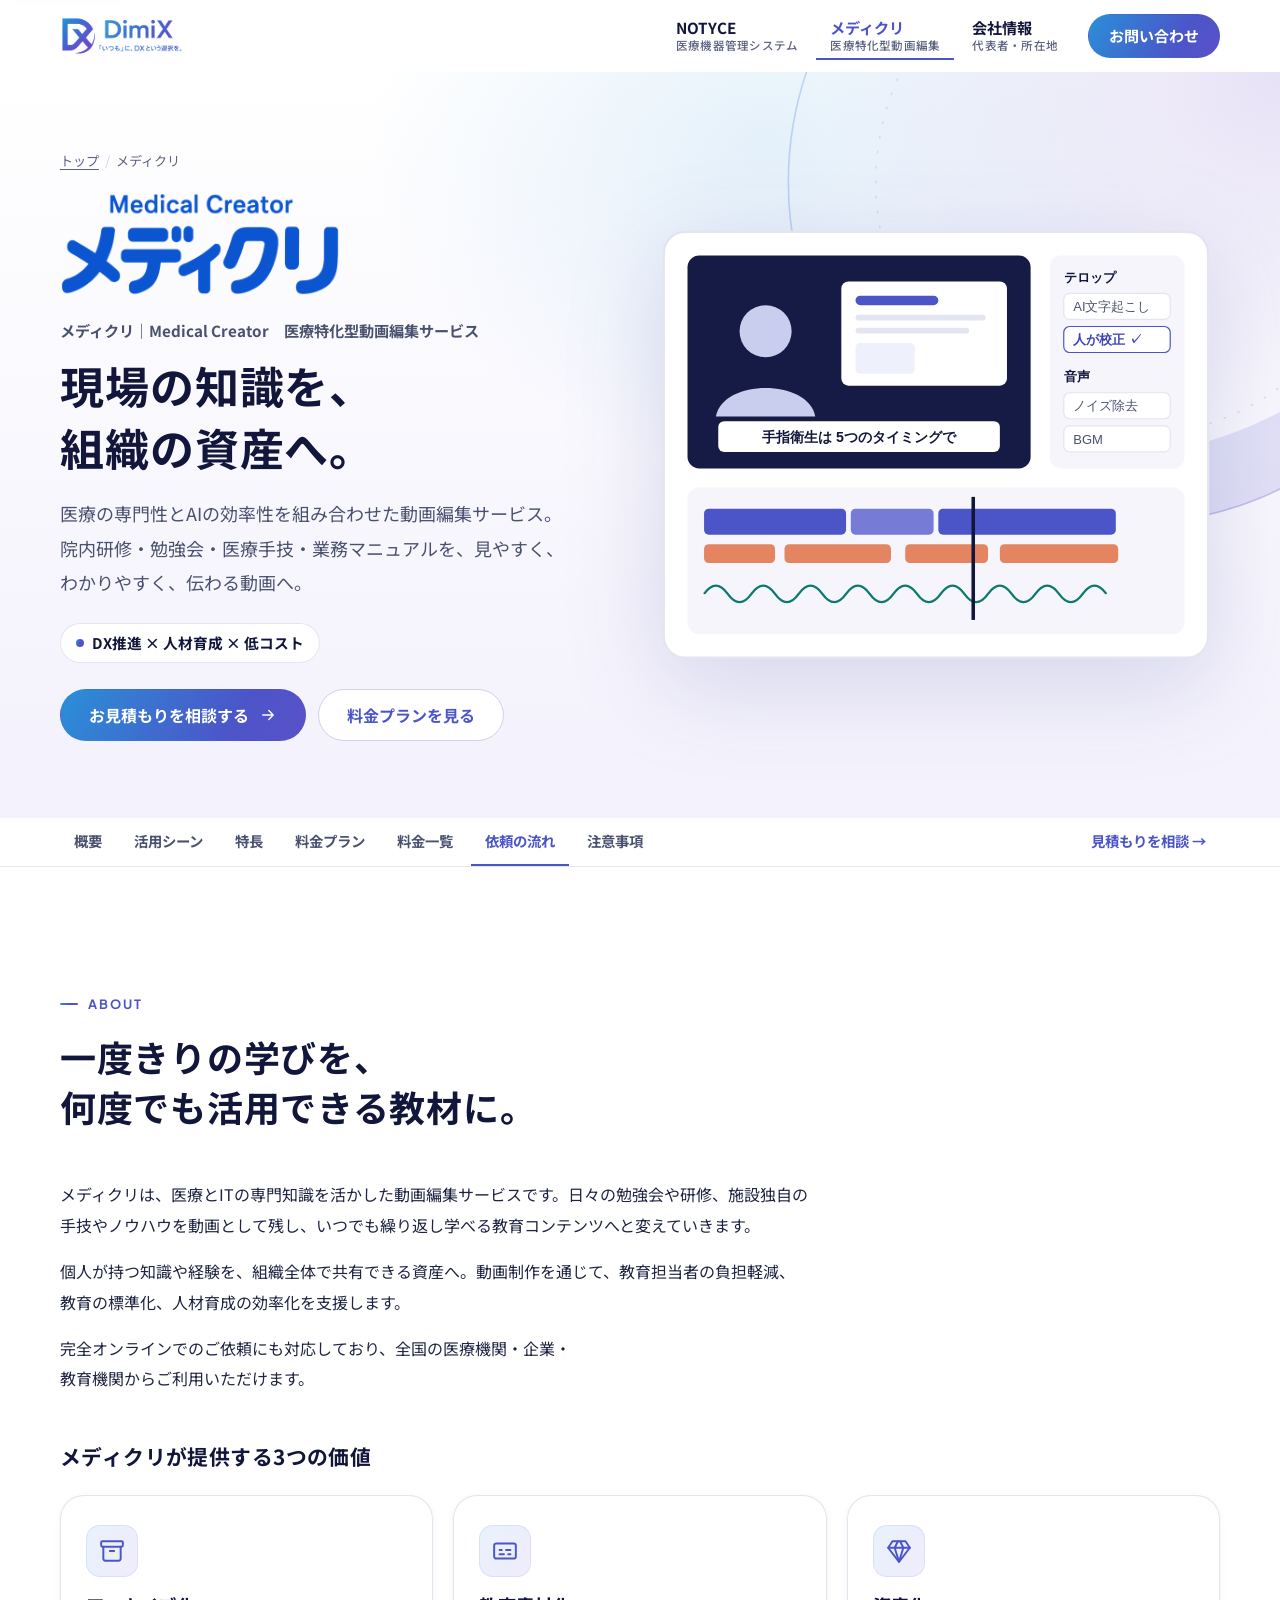
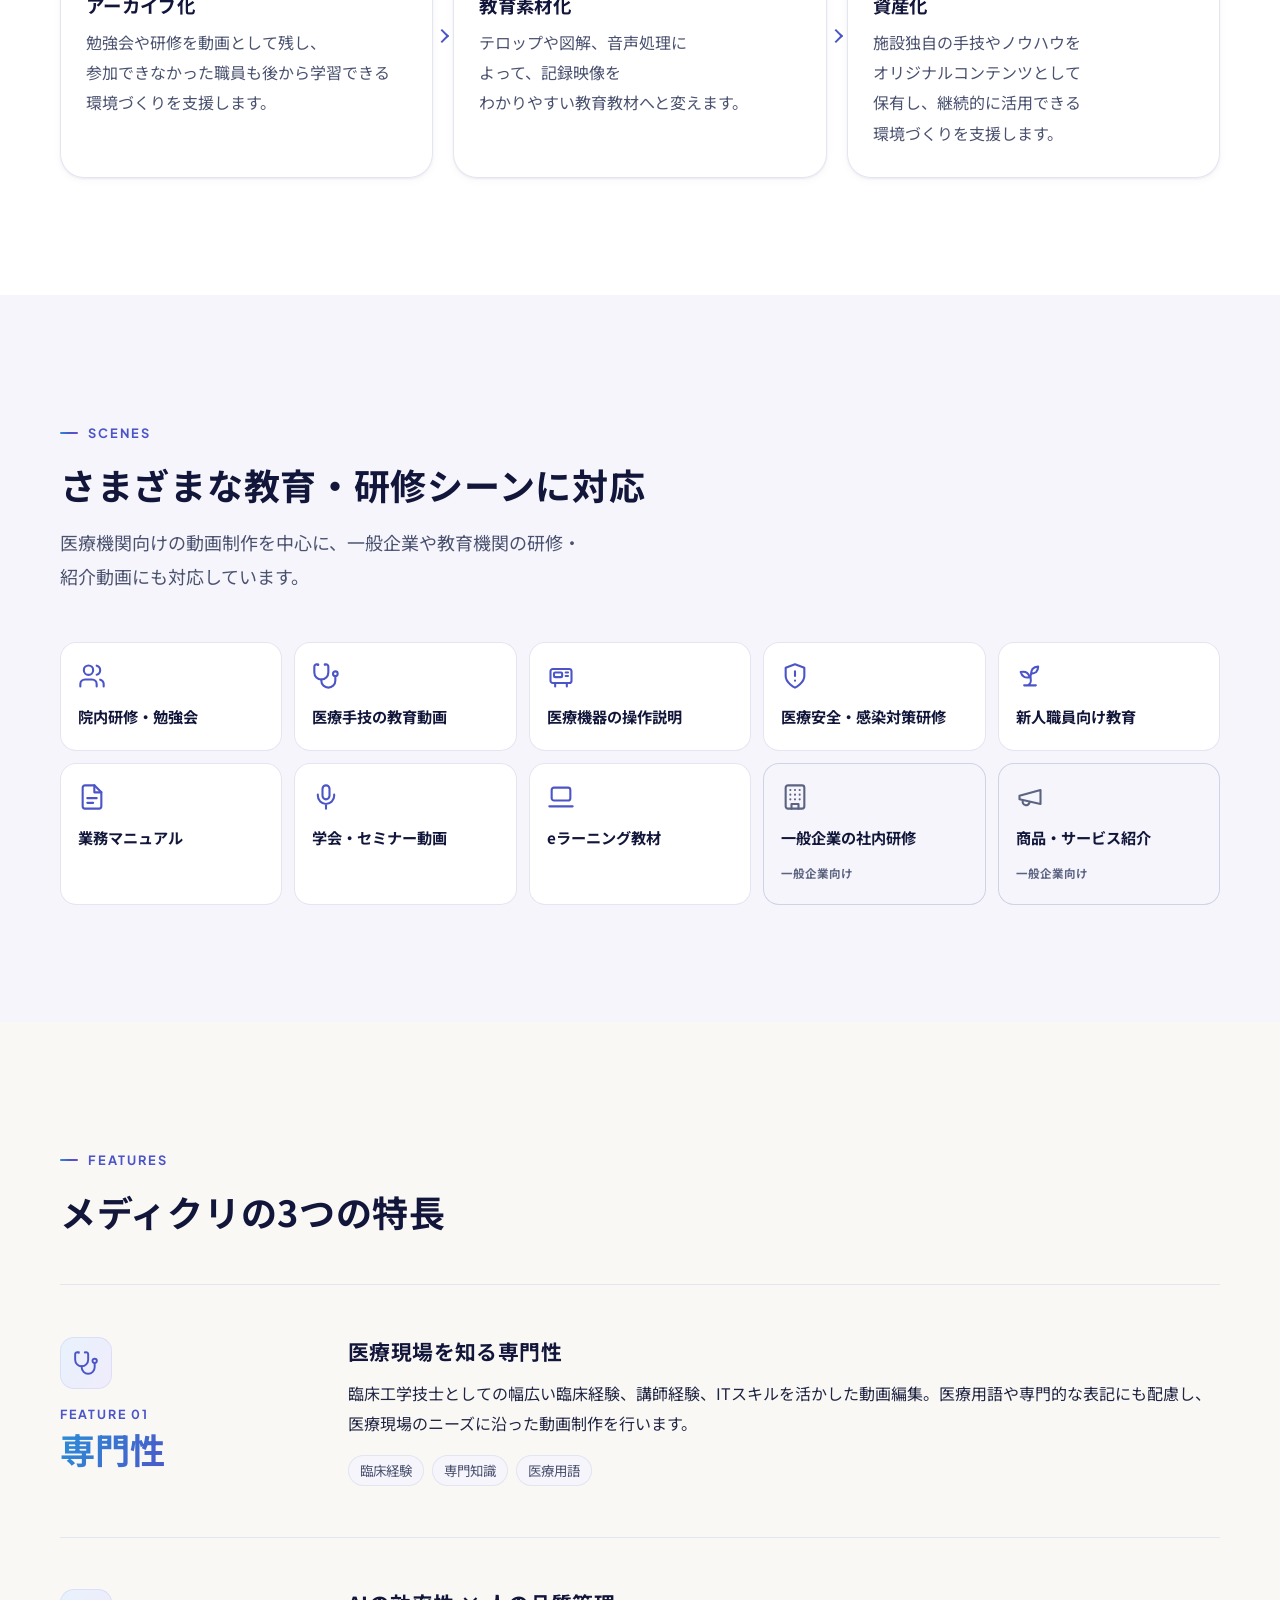
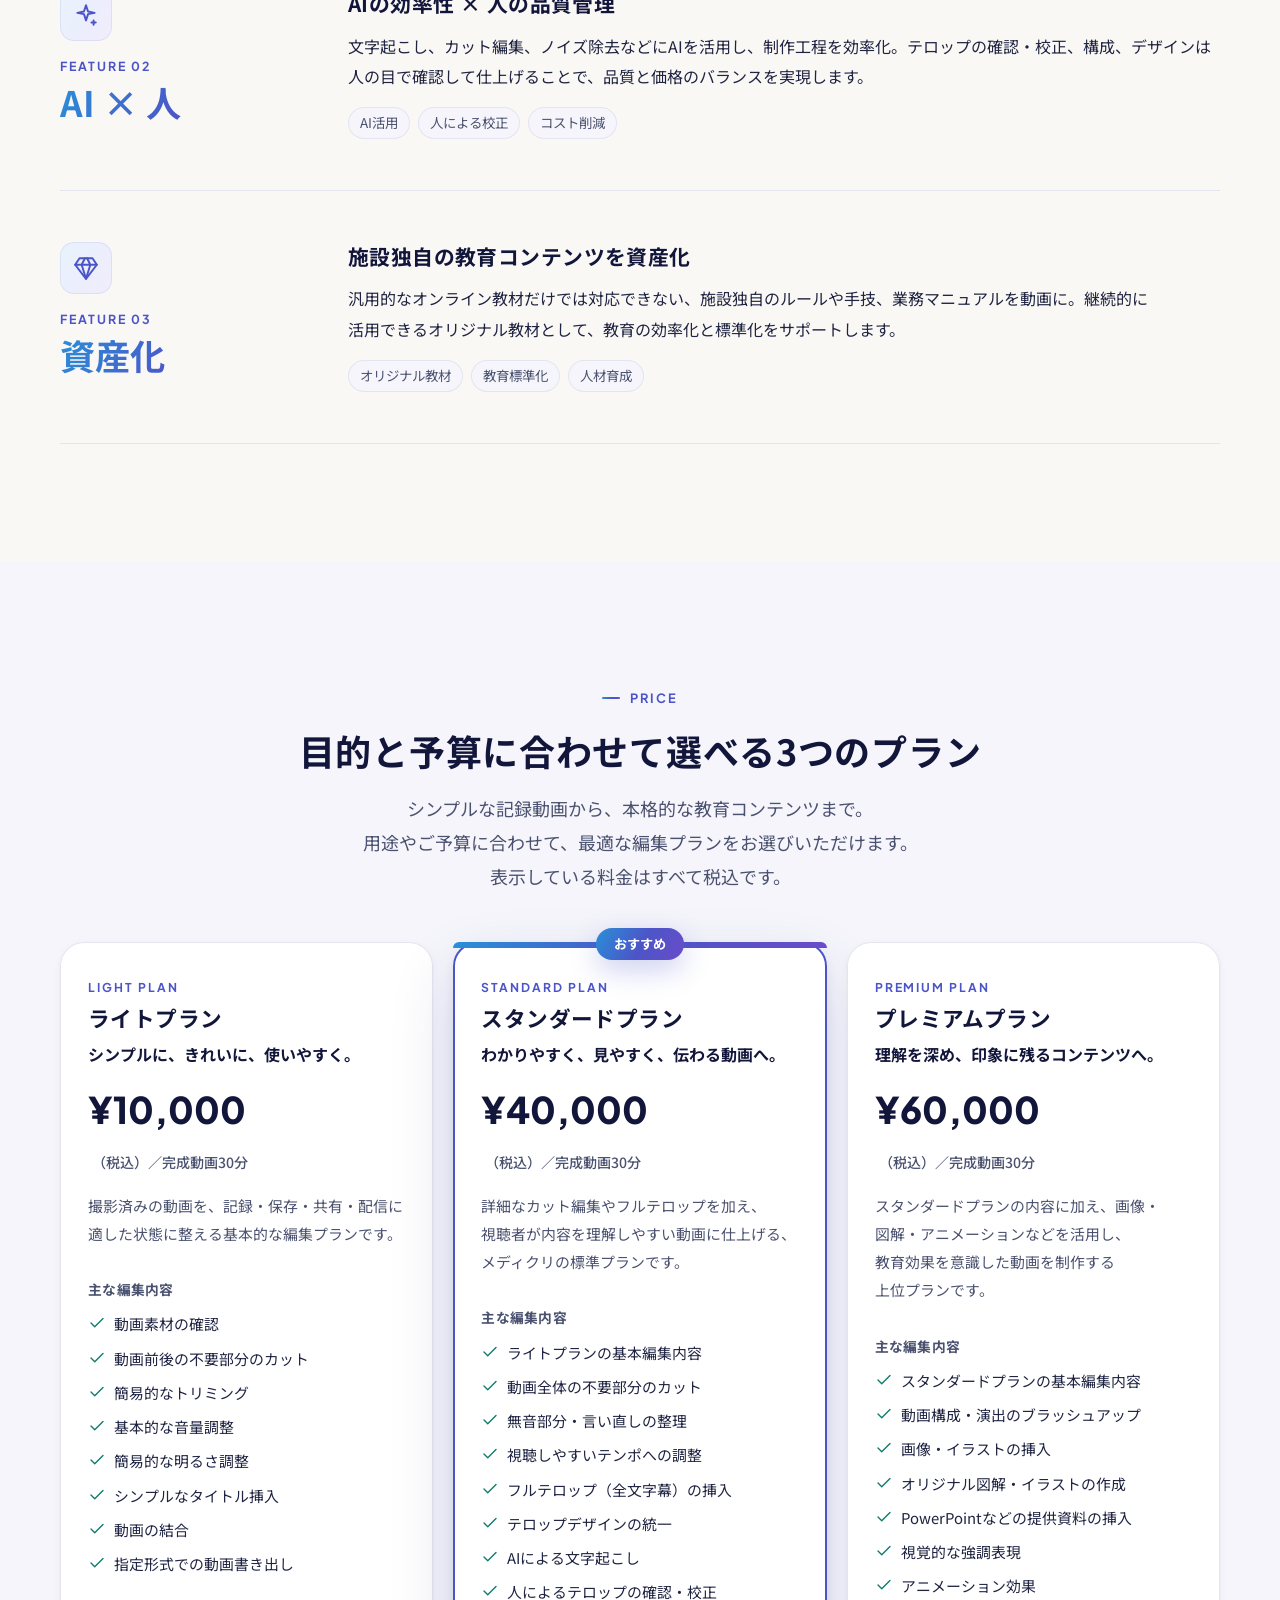
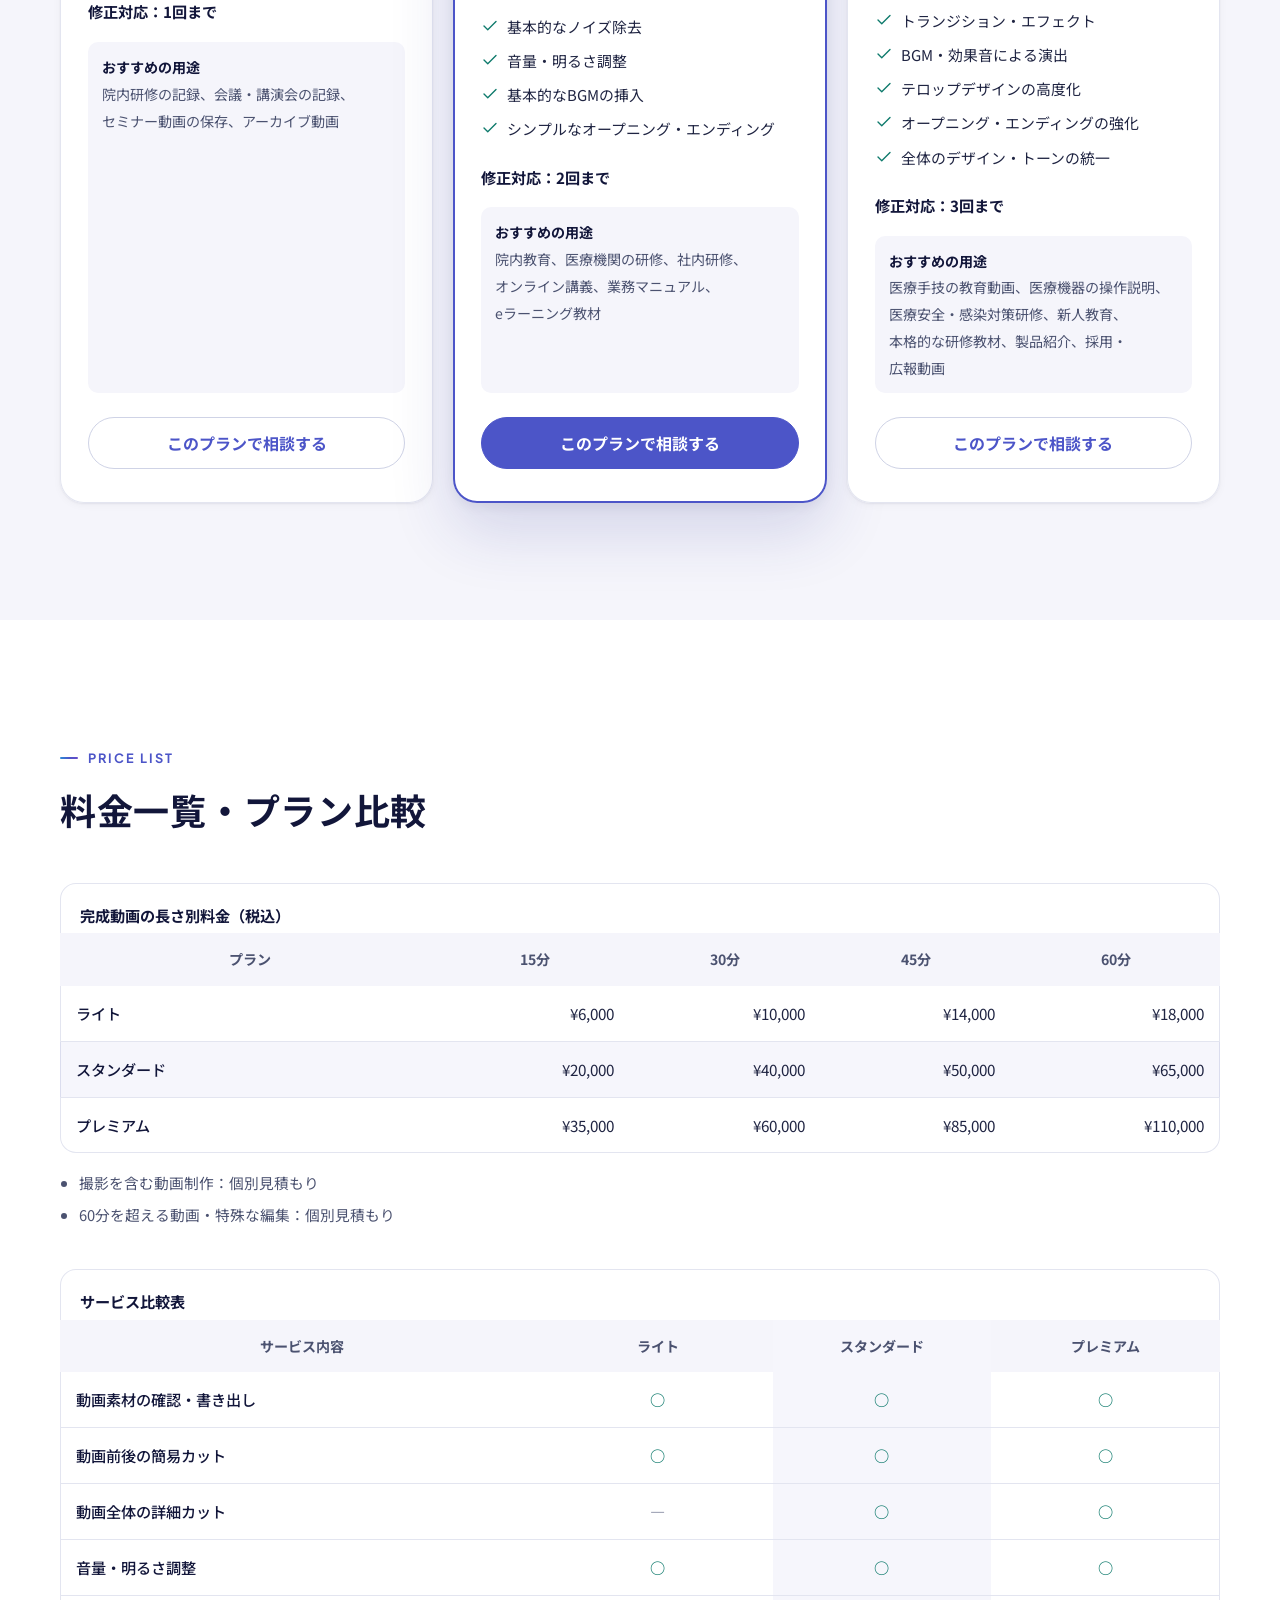
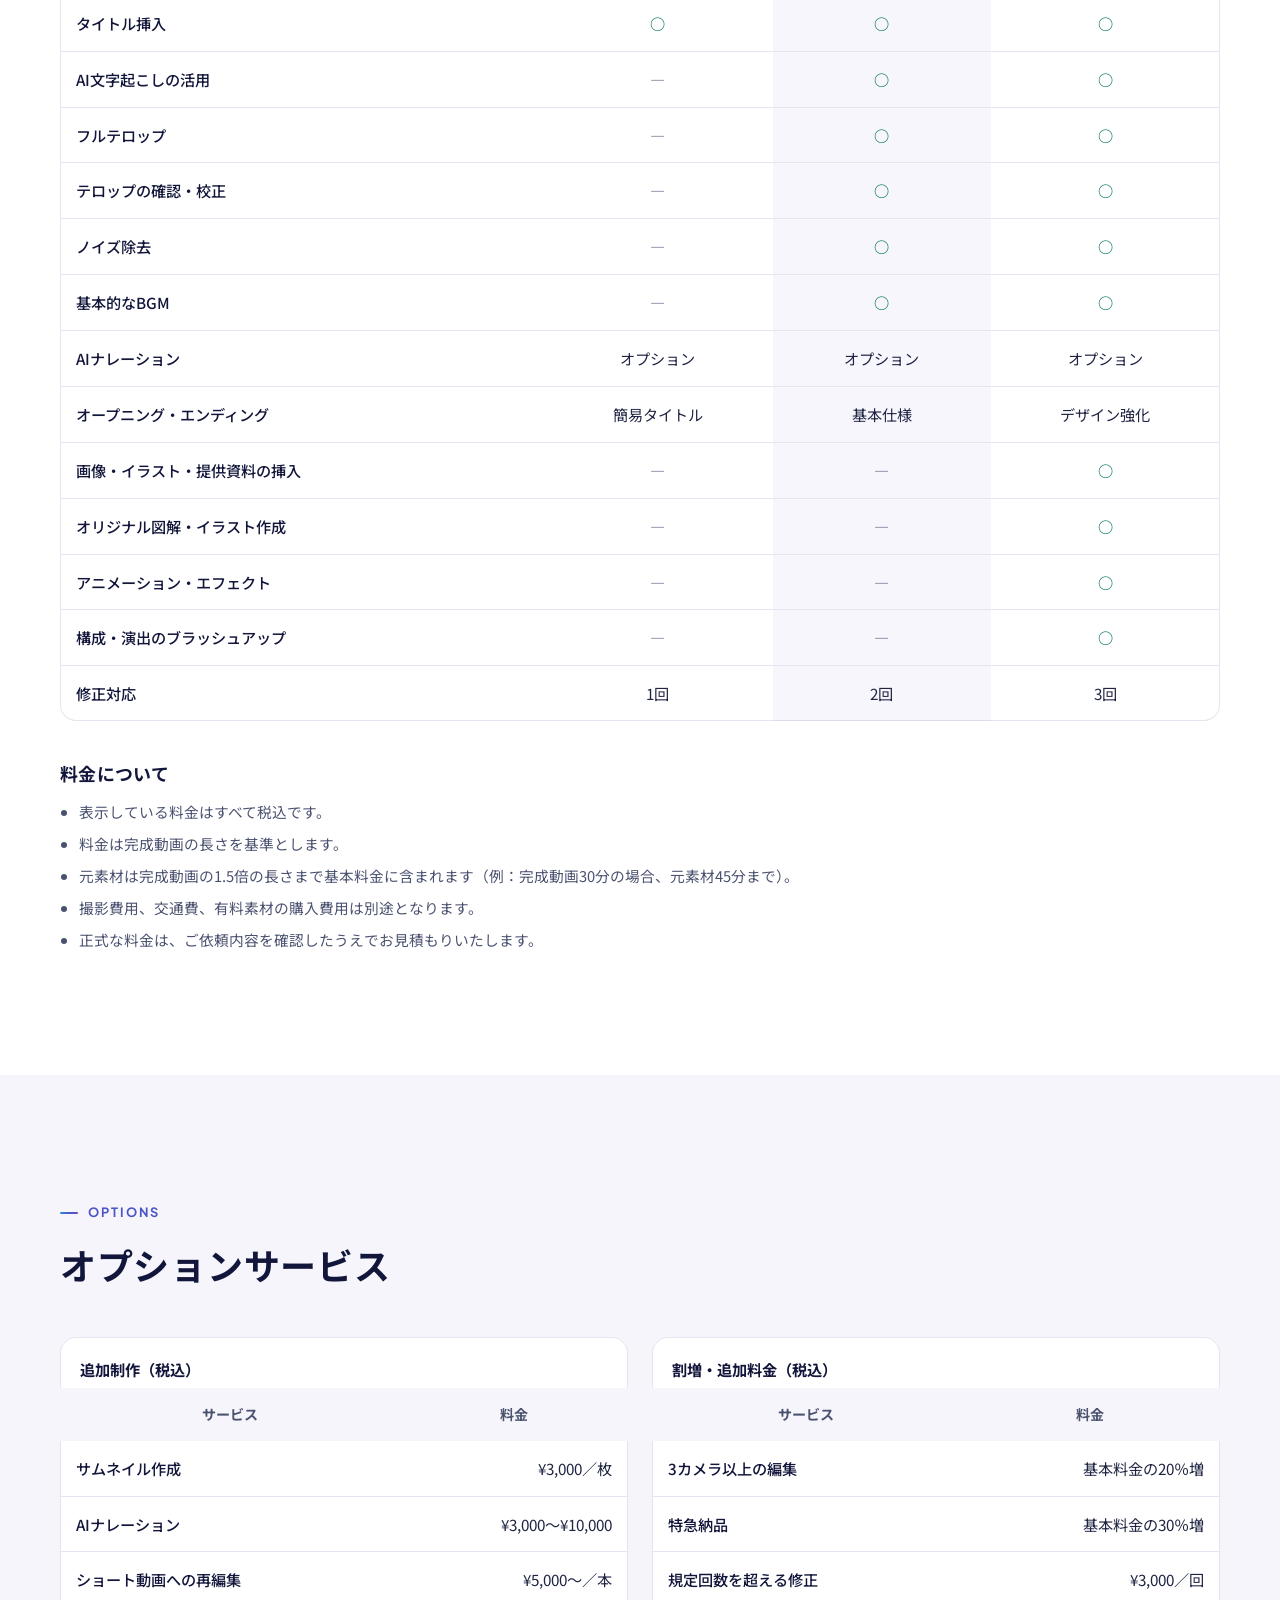
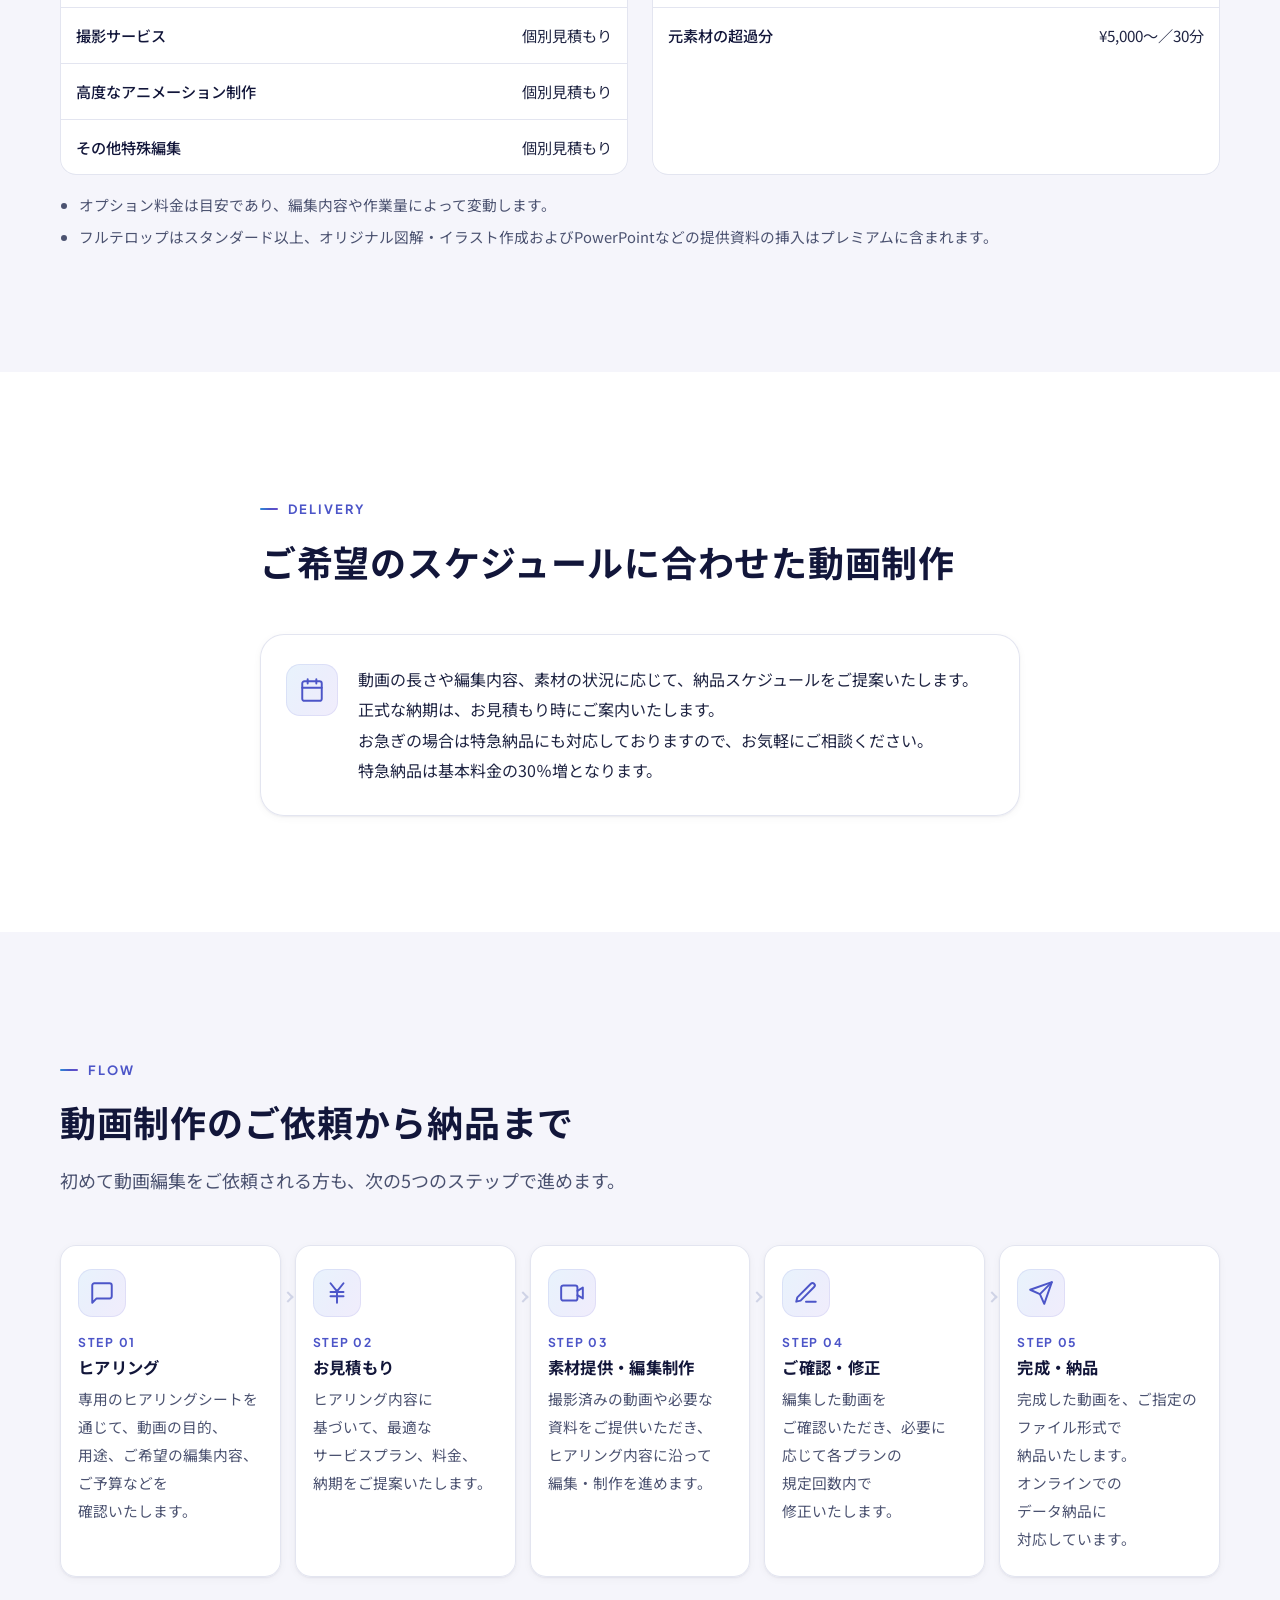
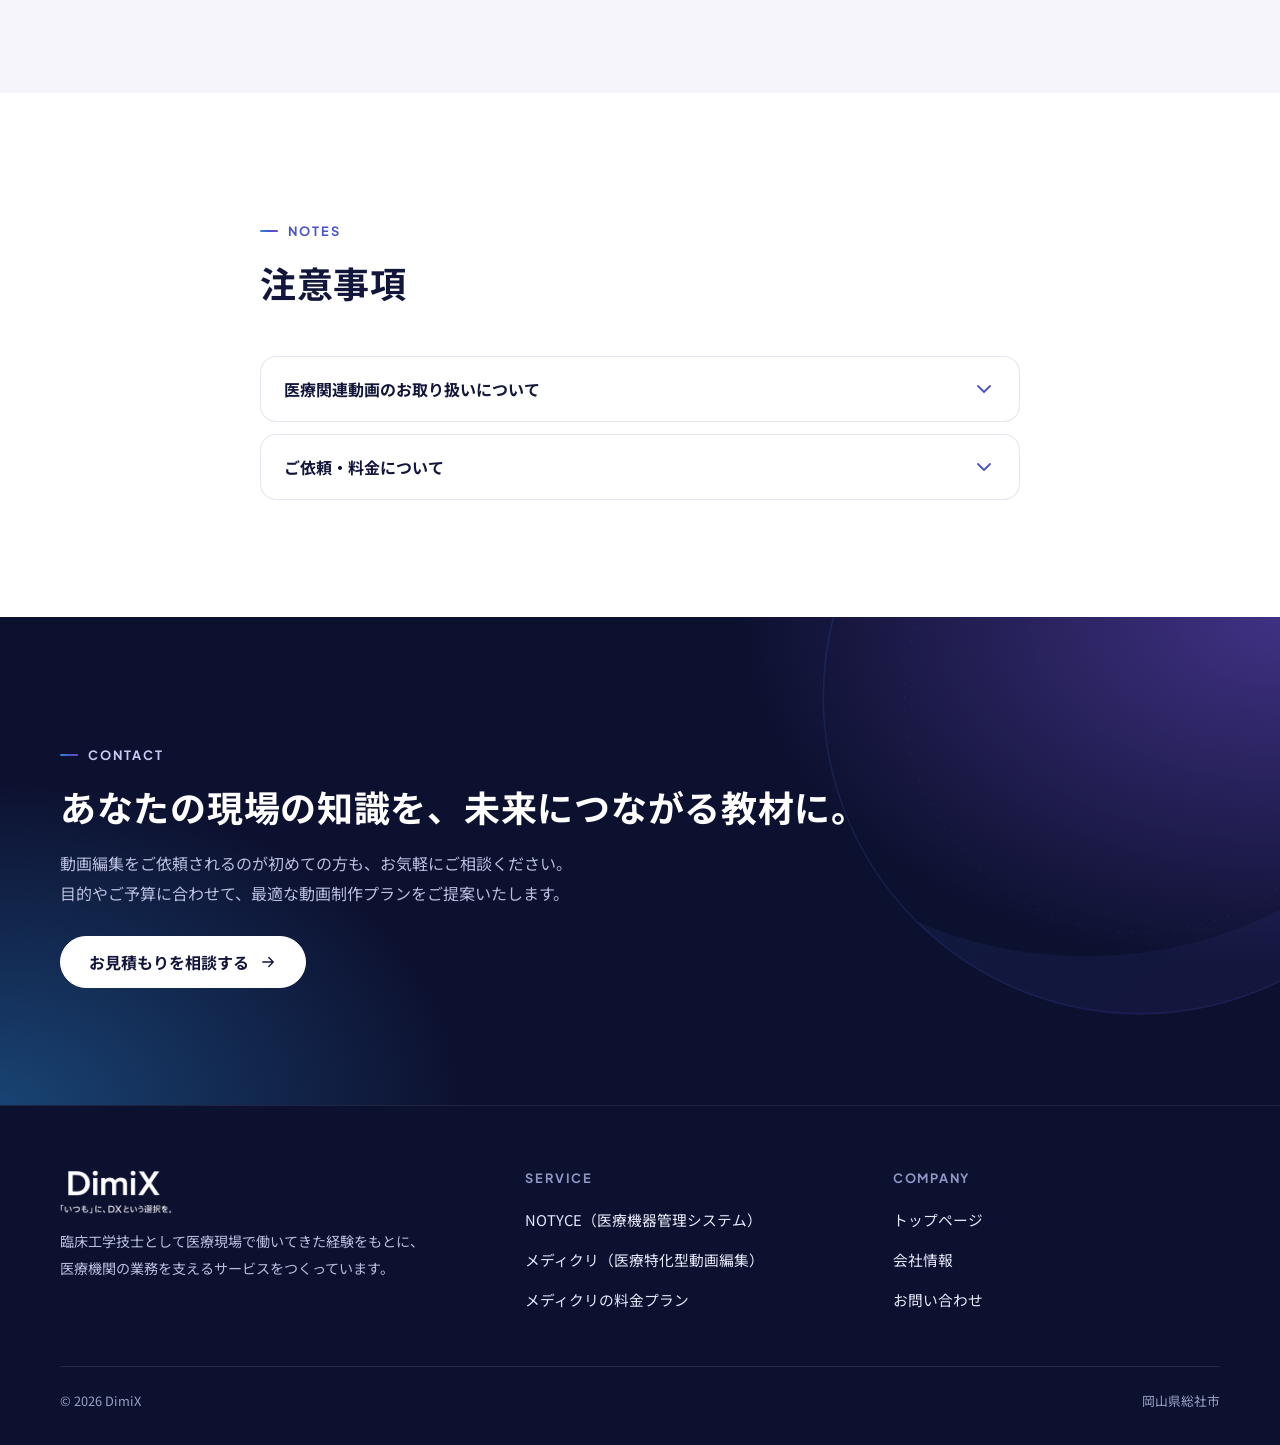
<file: services/medicli.html>
<!doctype html>
<html lang="ja" data-icons="../assets/img/icons.svg">
<head>
<meta charset="utf-8">
<meta name="viewport" content="width=device-width, initial-scale=1">
<meta name="theme-color" content="#ffffff">
<title>メディクリ｜医療特化型動画編集サービス｜DimiX</title>
<meta name="description" content="メディクリは、臨床工学技士の医療現場での経験とAIを活用した医療特化型動画編集サービスです。院内研修、勉強会、医療手技、業務マニュアルなどの動画制作を通じて、教育の効率化と医療DXを支援します。">
<meta property="og:title" content="メディクリ｜医療特化型動画編集サービス｜DimiX">
<meta property="og:description" content="現場の知識を、組織の資産へ。院内研修・勉強会・医療手技・業務マニュアルを、見やすく、わかりやすく、伝わる動画へ。">
<meta property="og:type" content="website">
<meta property="og:url" content="https://dxdimix.com/services/medicli.html">
<meta property="og:image" content="https://dxdimix.com/assets/img/medicri_wordmark.png">
<meta property="og:site_name" content="DimiX">
<meta property="og:locale" content="ja_JP">
<link rel="canonical" href="https://dxdimix.com/services/medicli.html">
<link rel="icon" href="../assets/img/medicri_icon.png">
<link rel="preconnect" href="https://fonts.googleapis.com">
<link rel="preconnect" href="https://fonts.gstatic.com" crossorigin>
<link rel="stylesheet" href="https://fonts.googleapis.com/css2?family=Noto+Sans+JP:wght@400;500;700&amp;family=Plus+Jakarta+Sans:wght@600;700;800&amp;display=swap">
<link rel="stylesheet" href="../assets/css/style.css">
<script src="../assets/js/site.js" defer></script>
<script src="../assets/js/medicli-pricing.js" defer></script>
</head>
<body>
<a class="skip-link" href="#main">本文へ移動</a>
<header class="site-header">
  <div class="container">
    <a class="logo" href="../index.html"><img src="../assets/img/dimix_logo.png" alt="DimiX トップページ" width="124" height="40"></a>
    <a class="btn btn-primary btn-sm header-cta" href="../contact.html?service=medicli">お問い合わせ</a>
    <button class="menu-btn" type="button" aria-expanded="false" aria-controls="site-nav"><span class="menu-icon" aria-hidden="true"><span></span></span><span class="menu-label">メニュー</span></button>
    <nav class="nav" id="site-nav" aria-label="メインメニュー">
      <ul>
        <li><a href="../services/notyce.html">NOTYCE<small>医療機器管理システム</small></a></li>
        <li><a href="../services/medicli.html" aria-current="page">メディクリ<small>医療特化型動画編集</small></a></li>
        <li><a href="../about.html">会社情報<small>代表者・所在地</small></a></li>
      </ul>
      <a class="btn btn-primary btn-sm nav-cta" href="../contact.html?service=medicli">お問い合わせ</a>
    </nav>
  </div>
</header>

<main id="main">
<!-- 01 ファーストビュー -->
<section class="product-hero medicli" aria-labelledby="page-title">
  <div class="orbit" aria-hidden="true"><svg viewBox="0 0 600 600" focusable="false"><defs><linearGradient id="og4" x1="0" y1="0" x2="1" y2="1"><stop offset="0" stop-color="#2a8fd8"/><stop offset=".55" stop-color="#4c55c8"/><stop offset="1" stop-color="#6a4cc9"/></linearGradient></defs><circle cx="300" cy="300" r="250" fill="none" stroke="url(#og4)" stroke-opacity=".32" stroke-width="1.2"/><circle cx="300" cy="300" r="186" fill="none" stroke="url(#og4)" stroke-opacity=".22" stroke-width="1" stroke-dasharray="2 9"/><path d="M123 477A250 250 0 0 0 550 300A300 262 0 0 1 123 477Z" fill="url(#og4)" fill-opacity=".18"/><circle cx="550" cy="300" r="5" fill="#6a4cc9"/><circle cx="114" cy="186" r="3.5" fill="#2a8fd8" fill-opacity=".7"/></svg></div>
  <div class="container">
    <div>
      <ol class="breadcrumb"><li><a href="../index.html">トップ</a></li><li aria-current="page">メディクリ</li></ol>
      <img class="logo-lg" src="../assets/img/medicri_wordmark.png" alt="メディクリ Medical Creator" width="300" height="112">
      <p class="product-name">メディクリ｜Medical Creator　医療特化型動画編集サービス</p>
      <h1 id="page-title">現場の知識を、<br>組織の資産へ。</h1>
      <p class="lead">医療の専門性とAIの効率性を組み合わせた動画編集サービス。<br>院内研修・勉強会・医療手技・業務マニュアルを、見やすく、わかりやすく、伝わる動画へ。</p>
      <div class="concept-chip">DX推進 × 人材育成 × 低コスト</div>
      <div class="btn-row">
        <a class="btn btn-primary" href="../contact.html?service=medicli">お見積もりを相談する<svg class="icon" aria-hidden="true"><use href="../assets/img/icons.svg#i-arrow"/></svg></a>
        <a class="btn btn-outline" href="#pricing">料金プランを見る</a>
      </div>
    </div>
    <div class="visual-wrap" aria-hidden="true">
      <!-- 編集画面のイメージ：プレビュー・テロップ・タイムライン -->
      <svg class="visual" viewBox="0 0 480 380" role="presentation">
        <rect x="10" y="10" width="460" height="360" rx="18" fill="#fff" stroke="#e3e5f0" stroke-width="2"/>
        <rect x="30" y="30" width="290" height="180" rx="10" fill="#161b45"/>
        <rect x="160" y="52" width="140" height="88" rx="6" fill="#fff"/>
        <rect x="172" y="64" width="70" height="8" rx="4" fill="#4c55c8"/>
        <rect x="172" y="80" width="110" height="5" rx="2.5" fill="#e3e5f0"/>
        <rect x="172" y="91" width="96" height="5" rx="2.5" fill="#e3e5f0"/>
        <rect x="172" y="104" width="50" height="26" rx="4" fill="#eef0fc"/>
        <circle cx="96" cy="94" r="22" fill="#c9cdee"/>
        <path d="M54 166c6-32 78-32 84 0z" fill="#c9cdee"/>
        <rect x="56" y="170" width="238" height="26" rx="5" fill="#fff"/>
        <text x="175" y="188" font-family="sans-serif" font-size="12" font-weight="700" fill="#12163a" text-anchor="middle">手指衛生は 5つのタイミングで</text>
        <!-- 右パネル -->
        <g font-family="sans-serif" font-size="11">
          <rect x="336" y="30" width="114" height="180" rx="10" fill="#f5f5fb"/>
          <text x="348" y="52" font-weight="700" fill="#12163a">テロップ</text>
          <rect x="348" y="62" width="90" height="22" rx="5" fill="#fff" stroke="#e3e5f0"/><text x="356" y="77" fill="#4b5270">AI文字起こし</text>
          <rect x="348" y="90" width="90" height="22" rx="5" fill="#fff" stroke="#4c55c8"/><text x="356" y="105" fill="#3d44b8" font-weight="700">人が校正 ✓</text>
          <text x="348" y="136" font-weight="700" fill="#12163a">音声</text>
          <rect x="348" y="146" width="90" height="22" rx="5" fill="#fff" stroke="#e3e5f0"/><text x="356" y="161" fill="#4b5270">ノイズ除去</text>
          <rect x="348" y="174" width="90" height="22" rx="5" fill="#fff" stroke="#e3e5f0"/><text x="356" y="189" fill="#4b5270">BGM</text>
        </g>
        <!-- タイムライン -->
        <rect x="30" y="226" width="420" height="124" rx="10" fill="#f5f5fb"/>
        <g>
          <rect x="44" y="244" width="120" height="22" rx="4" fill="#4c55c8"/>
          <rect x="168" y="244" width="70" height="22" rx="4" fill="#4c55c8" opacity=".75"/>
          <rect x="242" y="244" width="150" height="22" rx="4" fill="#4c55c8"/>
          <rect x="44" y="274" width="60" height="16" rx="4" fill="#e2683a" opacity=".8"/>
          <rect x="112" y="274" width="90" height="16" rx="4" fill="#e2683a" opacity=".8"/>
          <rect x="214" y="274" width="70" height="16" rx="4" fill="#e2683a" opacity=".8"/>
          <rect x="294" y="274" width="100" height="16" rx="4" fill="#e2683a" opacity=".8"/>
          <path d="M44 316 q10 -14 20 0 t20 0 t20 0 t20 0 t20 0 t20 0 t20 0 t20 0 t20 0 t20 0 t20 0 t20 0 t20 0 t20 0 t20 0 t20 0 t20 0" fill="none" stroke="#0e7a6c" stroke-width="2"/>
          <rect x="270" y="234" width="3" height="104" fill="#12163a"/>
        </g>
      </svg>
    </div>
  </div>
</section>

<nav class="page-nav" aria-label="このページの目次">
  <div class="container"><ul><li><a href="#overview">概要</a></li><li><a href="#scenes">活用シーン</a></li><li><a href="#features">特長</a></li><li><a href="#pricing">料金プラン</a></li><li><a href="#price-list">料金一覧</a></li><li><a href="#flow">依頼の流れ</a></li><li><a href="#notes">注意事項</a></li><li class="pn-cta-li" style="margin-left:auto"><a class="pn-cta" href="../contact.html?service=medicli">見積もりを相談 →</a></li></ul></div>
</nav>

<!-- 02 サービス概要 -->
<section id="overview" aria-labelledby="overview-title">
  <div class="container">
    <div class="section-head reveal">
      <span class="eyebrow">ABOUT</span>
      <h2 id="overview-title" class="section-title">一度きりの学びを、<br>何度でも活用できる教材に。</h2>
    </div>
    <div class="narrow">
      <p>メディクリは、医療とITの専門知識を活かした動画編集サービスです。日々の勉強会や研修、施設独自の手技やノウハウを動画として残し、いつでも繰り返し学べる教育コンテンツへと変えていきます。</p>
      <p>個人が持つ知識や経験を、組織全体で共有できる資産へ。動画制作を通じて、教育担当者の負担軽減、教育の標準化、人材育成の効率化を支援します。</p>
      <p>完全オンラインでのご依頼にも対応しており、全国の医療機関・企業・教育機関からご利用いただけます。</p>
    </div>
    <h3 class="section-title" style="font-size:1.3rem;margin-top:48px">メディクリが提供する3つの価値</h3>
    <div class="cards value-flow reveal" style="margin-top:24px">
      <article class="card">
        <div class="icon-wrap"><svg class="icon" aria-hidden="true"><use href="../assets/img/icons.svg#i-archive"/></svg></div>
        <h3>アーカイブ化</h3>
        <p>勉強会や研修を動画として残し、参加できなかった職員も後から学習できる環境づくりを支援します。</p>
      </article>
      <article class="card">
        <div class="icon-wrap"><svg class="icon" aria-hidden="true"><use href="../assets/img/icons.svg#i-caption"/></svg></div>
        <h3>教育素材化</h3>
        <p>テロップや図解、音声処理によって、記録映像をわかりやすい教育教材へと変えます。</p>
      </article>
      <article class="card">
        <div class="icon-wrap"><svg class="icon" aria-hidden="true"><use href="../assets/img/icons.svg#i-gem"/></svg></div>
        <h3>資産化</h3>
        <p>施設独自の手技やノウハウをオリジナルコンテンツとして保有し、継続的に活用できる環境づくりを支援します。</p>
      </article>
    </div>
  </div>
</section>

<!-- 03 主な活用シーン -->
<section id="scenes" class="tint" aria-labelledby="scene-title">
  <div class="container">
    <div class="section-head reveal">
      <span class="eyebrow">SCENES</span>
      <h2 id="scene-title" class="section-title">さまざまな教育・研修シーンに対応</h2>
      <p class="section-lead">医療機関向けの動画制作を中心に、一般企業や教育機関の研修・紹介動画にも対応しています。</p>
    </div>
    <ul class="scenes reveal">
      <li><svg class="icon" aria-hidden="true"><use href="../assets/img/icons.svg#i-users"/></svg>院内研修・勉強会</li>
      <li><svg class="icon" aria-hidden="true"><use href="../assets/img/icons.svg#i-stethoscope"/></svg>医療手技の教育動画</li>
      <li><svg class="icon" aria-hidden="true"><use href="../assets/img/icons.svg#i-pump"/></svg>医療機器の操作説明</li>
      <li><svg class="icon" aria-hidden="true"><use href="../assets/img/icons.svg#i-alert"/></svg>医療安全・感染対策研修</li>
      <li><svg class="icon" aria-hidden="true"><use href="../assets/img/icons.svg#i-sprout"/></svg>新人職員向け教育</li>
      <li><svg class="icon" aria-hidden="true"><use href="../assets/img/icons.svg#i-file"/></svg>業務マニュアル</li>
      <li><svg class="icon" aria-hidden="true"><use href="../assets/img/icons.svg#i-mic"/></svg>学会・セミナー動画</li>
      <li><svg class="icon" aria-hidden="true"><use href="../assets/img/icons.svg#i-laptop"/></svg>eラーニング教材</li>
      <li class="general"><svg class="icon" aria-hidden="true"><use href="../assets/img/icons.svg#i-building"/></svg>一般企業の社内研修</li>
      <li class="general"><svg class="icon" aria-hidden="true"><use href="../assets/img/icons.svg#i-megaphone"/></svg>商品・サービス紹介</li>
    </ul>
  </div>
</section>

<!-- 04 3つの特長 -->
<section id="features" class="warm" aria-labelledby="feature-title">
  <div class="container">
    <div class="section-head reveal">
      <span class="eyebrow">FEATURES</span>
      <h2 id="feature-title" class="section-title">メディクリの3つの特長</h2>
    </div>
    <div class="features">
      <article class="feature blue reveal" aria-labelledby="mf1">
        <div class="feature-side">
          <div class="icon-wrap"><svg class="icon" aria-hidden="true"><use href="../assets/img/icons.svg#i-stethoscope"/></svg></div>
          <div><div class="feature-no">FEATURE 01</div><div class="feature-verb">専門性</div></div>
        </div>
        <div>
          <h3 id="mf1">医療現場を知る専門性</h3>
          <p>臨床工学技士としての幅広い臨床経験、講師経験、ITスキルを活かした動画編集。医療用語や専門的な表記にも配慮し、医療現場のニーズに沿った動画制作を行います。</p>
          <ul class="tags"><li>臨床経験</li><li>専門知識</li><li>医療用語</li></ul>
        </div>
      </article>
      <article class="feature blue reveal" aria-labelledby="mf2">
        <div class="feature-side">
          <div class="icon-wrap"><svg class="icon" aria-hidden="true"><use href="../assets/img/icons.svg#i-sparkle"/></svg></div>
          <div><div class="feature-no">FEATURE 02</div><div class="feature-verb">AI × 人</div></div>
        </div>
        <div>
          <h3 id="mf2">AIの効率性 × 人の品質管理</h3>
          <p>文字起こし、カット編集、ノイズ除去などにAIを活用し、制作工程を効率化。テロップの確認・校正、構成、デザインは人の目で確認して仕上げることで、品質と価格のバランスを実現します。</p>
          <ul class="tags"><li>AI活用</li><li>人による校正</li><li>コスト削減</li></ul>
        </div>
      </article>
      <article class="feature blue reveal" aria-labelledby="mf3">
        <div class="feature-side">
          <div class="icon-wrap"><svg class="icon" aria-hidden="true"><use href="../assets/img/icons.svg#i-gem"/></svg></div>
          <div><div class="feature-no">FEATURE 03</div><div class="feature-verb">資産化</div></div>
        </div>
        <div>
          <h3 id="mf3">施設独自の教育コンテンツを資産化</h3>
          <p>汎用的なオンライン教材だけでは対応できない、施設独自のルールや手技、業務マニュアルを動画に。継続的に活用できるオリジナル教材として、教育の効率化と標準化をサポートします。</p>
          <ul class="tags"><li>オリジナル教材</li><li>教育標準化</li><li>人材育成</li></ul>
        </div>
      </article>
    </div>
  </div>
</section>

<!-- 05 料金プラン -->
<section id="pricing" class="tint" aria-labelledby="pricing-title">
  <div class="container">
    <div class="section-head center">
      <span class="eyebrow">PRICE</span>
      <h2 id="pricing-title" class="section-title">目的と予算に合わせて選べる3つのプラン</h2>
      <p class="section-lead">シンプルな記録動画から、本格的な教育コンテンツまで。<br>用途やご予算に合わせて、最適な編集プランをお選びいただけます。<br>表示している料金はすべて税込です。</p>
    </div>
    <div class="plans" data-pricing="plans" data-contact="../contact.html?service=medicli">
      <noscript><p>料金表を表示するには JavaScript を有効にしてください。料金はお問い合わせいただければご案内します。</p></noscript>
    </div>
  </div>
</section>

<!-- 06 料金一覧・プラン比較 -->
<section id="price-list" aria-labelledby="table-title">
  <div class="container">
    <div class="section-head reveal">
      <span class="eyebrow">PRICE LIST</span>
      <h2 id="table-title" class="section-title">料金一覧・プラン比較</h2>
    </div>
    <p class="scroll-hint">表は横にスクロールできます。</p>
    <div class="table-wrap" tabindex="0" role="region" aria-label="完成動画の長さ別料金">
      <table class="data-table" data-pricing="lengths"></table>
    </div>
    <ul class="note-list">
      <li>撮影を含む動画制作：個別見積もり</li>
      <li>60分を超える動画・特殊な編集：個別見積もり</li>
    </ul>

    <div class="table-wrap" tabindex="0" role="region" aria-label="サービス比較表" style="margin-top:40px">
      <table class="data-table" data-pricing="compare"></table>
    </div>

    <h3 class="subhead" style="margin-top:40px">料金について</h3>
    <ul class="note-list" style="margin-top:0">
      <li>表示している料金はすべて税込です。</li>
      <li>料金は完成動画の長さを基準とします。</li>
      <li>元素材は完成動画の1.5倍の長さまで基本料金に含まれます（例：完成動画30分の場合、元素材45分まで）。</li>
      <li>撮影費用、交通費、有料素材の購入費用は別途となります。</li>
      <li>正式な料金は、ご依頼内容を確認したうえでお見積もりいたします。</li>
    </ul>
  </div>
</section>

<!-- 07 オプション -->
<section id="options" class="tint" aria-labelledby="option-title">
  <div class="container">
    <div class="section-head reveal">
      <span class="eyebrow">OPTIONS</span>
      <h2 id="option-title" class="section-title">オプションサービス</h2>
    </div>
    <div class="two-col">
      <div class="table-wrap"><table class="data-table" data-pricing="options"></table></div>
      <div class="table-wrap"><table class="data-table" data-pricing="surcharges"></table></div>
    </div>
    <ul class="note-list">
      <li>オプション料金は目安であり、編集内容や作業量によって変動します。</li>
      <li>フルテロップはスタンダード以上、オリジナル図解・イラスト作成およびPowerPointなどの提供資料の挿入はプレミアムに含まれます。</li>
    </ul>
  </div>
</section>

<!-- 08 納期 -->
<section id="delivery" aria-labelledby="delivery-title">
  <div class="container narrow">
    <div class="section-head reveal">
      <span class="eyebrow">DELIVERY</span>
      <h2 id="delivery-title" class="section-title">ご希望のスケジュールに合わせた動画制作</h2>
    </div>
    <div class="card" style="display:flex;gap:20px;align-items:flex-start">
      <div class="icon-wrap"><svg class="icon" aria-hidden="true"><use href="../assets/img/icons.svg#i-calendar"/></svg></div>
      <div>
        <p style="color:var(--c-text)">動画の長さや編集内容、素材の状況に応じて、納品スケジュールをご提案いたします。正式な納期は、お見積もり時にご案内いたします。</p>
        <p style="color:var(--c-text);margin:0">お急ぎの場合は特急納品にも対応しておりますので、お気軽にご相談ください。特急納品は基本料金の30％増となります。</p>
      </div>
    </div>
  </div>
</section>

<!-- 09 ご依頼の流れ -->
<section id="flow" class="tint" aria-labelledby="flow-title">
  <div class="container">
    <div class="section-head reveal">
      <span class="eyebrow">FLOW</span>
      <h2 id="flow-title" class="section-title">動画制作のご依頼から納品まで</h2>
      <p class="section-lead">初めて動画編集をご依頼される方も、次の5つのステップで進めます。</p>
    </div>
    <ol class="steps reveal">
      <li><div class="icon-wrap"><svg class="icon" aria-hidden="true"><use href="../assets/img/icons.svg#i-chat"/></svg></div><div class="step-no">STEP 01</div><h3>ヒアリング</h3><p>専用のヒアリングシートを通じて、動画の目的、用途、ご希望の編集内容、ご予算などを確認いたします。</p></li>
      <li><div class="icon-wrap"><svg class="icon" aria-hidden="true"><use href="../assets/img/icons.svg#i-yen"/></svg></div><div class="step-no">STEP 02</div><h3>お見積もり</h3><p>ヒアリング内容に基づいて、最適なサービスプラン、料金、納期をご提案いたします。</p></li>
      <li><div class="icon-wrap"><svg class="icon" aria-hidden="true"><use href="../assets/img/icons.svg#i-video"/></svg></div><div class="step-no">STEP 03</div><h3>素材提供・編集制作</h3><p>撮影済みの動画や必要な資料をご提供いただき、ヒアリング内容に沿って編集・制作を進めます。</p></li>
      <li><div class="icon-wrap"><svg class="icon" aria-hidden="true"><use href="../assets/img/icons.svg#i-edit"/></svg></div><div class="step-no">STEP 04</div><h3>ご確認・修正</h3><p>編集した動画をご確認いただき、必要に応じて各プランの規定回数内で修正いたします。</p></li>
      <li><div class="icon-wrap"><svg class="icon" aria-hidden="true"><use href="../assets/img/icons.svg#i-send"/></svg></div><div class="step-no">STEP 05</div><h3>完成・納品</h3><p>完成した動画を、ご指定のファイル形式で納品いたします。オンラインでのデータ納品に対応しています。</p></li>
    </ol>
  </div>
</section>

<!-- 10 注意事項 -->
<section id="notes" aria-labelledby="notes-title">
  <div class="container narrow">
    <div class="section-head reveal">
      <span class="eyebrow">NOTES</span>
      <h2 id="notes-title" class="section-title">注意事項</h2>
    </div>
    <div class="accordion reveal">
      <details>
        <summary>医療関連動画のお取り扱いについて<svg class="icon" aria-hidden="true"><use href="../assets/img/icons.svg#i-chevron"/></svg></summary>
        <div class="acc-body">
          <p>患者様が映る映像や個人情報を含む素材については、事前にご相談ください。</p>
          <p>素材の受け渡し方法、モザイクなどの加工、AIを使用する作業範囲については、ご依頼時に確認したうえで制作を進めます。</p>
          <p style="margin:0">医学的内容の最終監修は、ご依頼者様にお願いしております。</p>
        </div>
      </details>
      <details>
        <summary>ご依頼・料金について<svg class="icon" aria-hidden="true"><use href="../assets/img/icons.svg#i-chevron"/></svg></summary>
        <div class="acc-body">
          <ul>
            <li>撮影済みの動画素材をご提供いただくことを基本とします。</li>
            <li>撮影を含む制作については、個別にお見積もりいたします。</li>
            <li>規定回数を超える修正は1回3,000円となります。</li>
            <li>当初のご依頼内容から大きく変更する場合は、別途お見積もりとなります。</li>
            <li>高度な3DCGや長尺のアニメーションは別途お見積もりとなります。</li>
          </ul>
        </div>
      </details>
    </div>
  </div>
</section>
</main>

<!-- 11 お問い合わせ -->
<section class="cta" aria-labelledby="cta-title">
  <div class="orbit" aria-hidden="true"><svg viewBox="0 0 600 600" focusable="false"><defs><linearGradient id="og5" x1="0" y1="0" x2="1" y2="1"><stop offset="0" stop-color="#2a8fd8"/><stop offset=".55" stop-color="#4c55c8"/><stop offset="1" stop-color="#6a4cc9"/></linearGradient></defs><circle cx="300" cy="300" r="250" fill="none" stroke="url(#og5)" stroke-opacity=".32" stroke-width="1.2"/><circle cx="300" cy="300" r="186" fill="none" stroke="url(#og5)" stroke-opacity=".22" stroke-width="1" stroke-dasharray="2 9"/><path d="M123 477A250 250 0 0 0 550 300A300 262 0 0 1 123 477Z" fill="url(#og5)" fill-opacity=".18"/><circle cx="550" cy="300" r="5" fill="#6a4cc9"/><circle cx="114" cy="186" r="3.5" fill="#2a8fd8" fill-opacity=".7"/></svg></div>
  <div class="container">
    <span class="eyebrow">Contact</span>
    <h2 id="cta-title"><span class="ib">あなたの現場の知識を、</span><span class="ib">未来につながる教材に。</span></h2>
    <p>動画編集をご依頼されるのが初めての方も、お気軽にご相談ください。<br>目的やご予算に合わせて、最適な動画制作プランをご提案いたします。</p>
    <div class="btn-row">
      <a class="btn btn-white" href="../contact.html?service=medicli">お見積もりを相談する<svg class="icon" aria-hidden="true"><use href="../assets/img/icons.svg#i-arrow"/></svg></a>
    </div>
  </div>
</section>

<div class="mobile-cta"><a class="btn btn-primary" href="../contact.html?service=medicli">お問い合わせ・お見積もり<svg class="icon" aria-hidden="true"><use href="../assets/img/icons.svg#i-arrow"/></svg></a></div>
<footer class="site-footer">
  <div class="container">
    <div class="f-brand">
      <img src="../assets/img/dimix_wordmark_white.png" alt="DimiX" width="112" height="44" loading="lazy">
      <p>臨床工学技士として医療現場で働いてきた経験をもとに、医療機関の業務を支えるサービスをつくっています。</p>
    </div>
    <nav aria-label="サービス">
      <h2>SERVICE</h2>
      <ul>
        <li><a href="../services/notyce.html">NOTYCE（医療機器管理システム）</a></li>
        <li><a href="../services/medicli.html">メディクリ（医療特化型動画編集）</a></li>
        <li><a href="../services/medicli.html#pricing">メディクリの料金プラン</a></li>
      </ul>
    </nav>
    <nav aria-label="会社">
      <h2>COMPANY</h2>
      <ul>
        <li><a href="../index.html">トップページ</a></li>
        <li><a href="../about.html">会社情報</a></li>
        <li><a href="../contact.html">お問い合わせ</a></li>
      </ul>
    </nav>
    <div class="copyright"><span>&copy; 2026 DimiX</span><span>岡山県総社市</span></div>
  </div>
</footer>
</body>
</html>
</file>
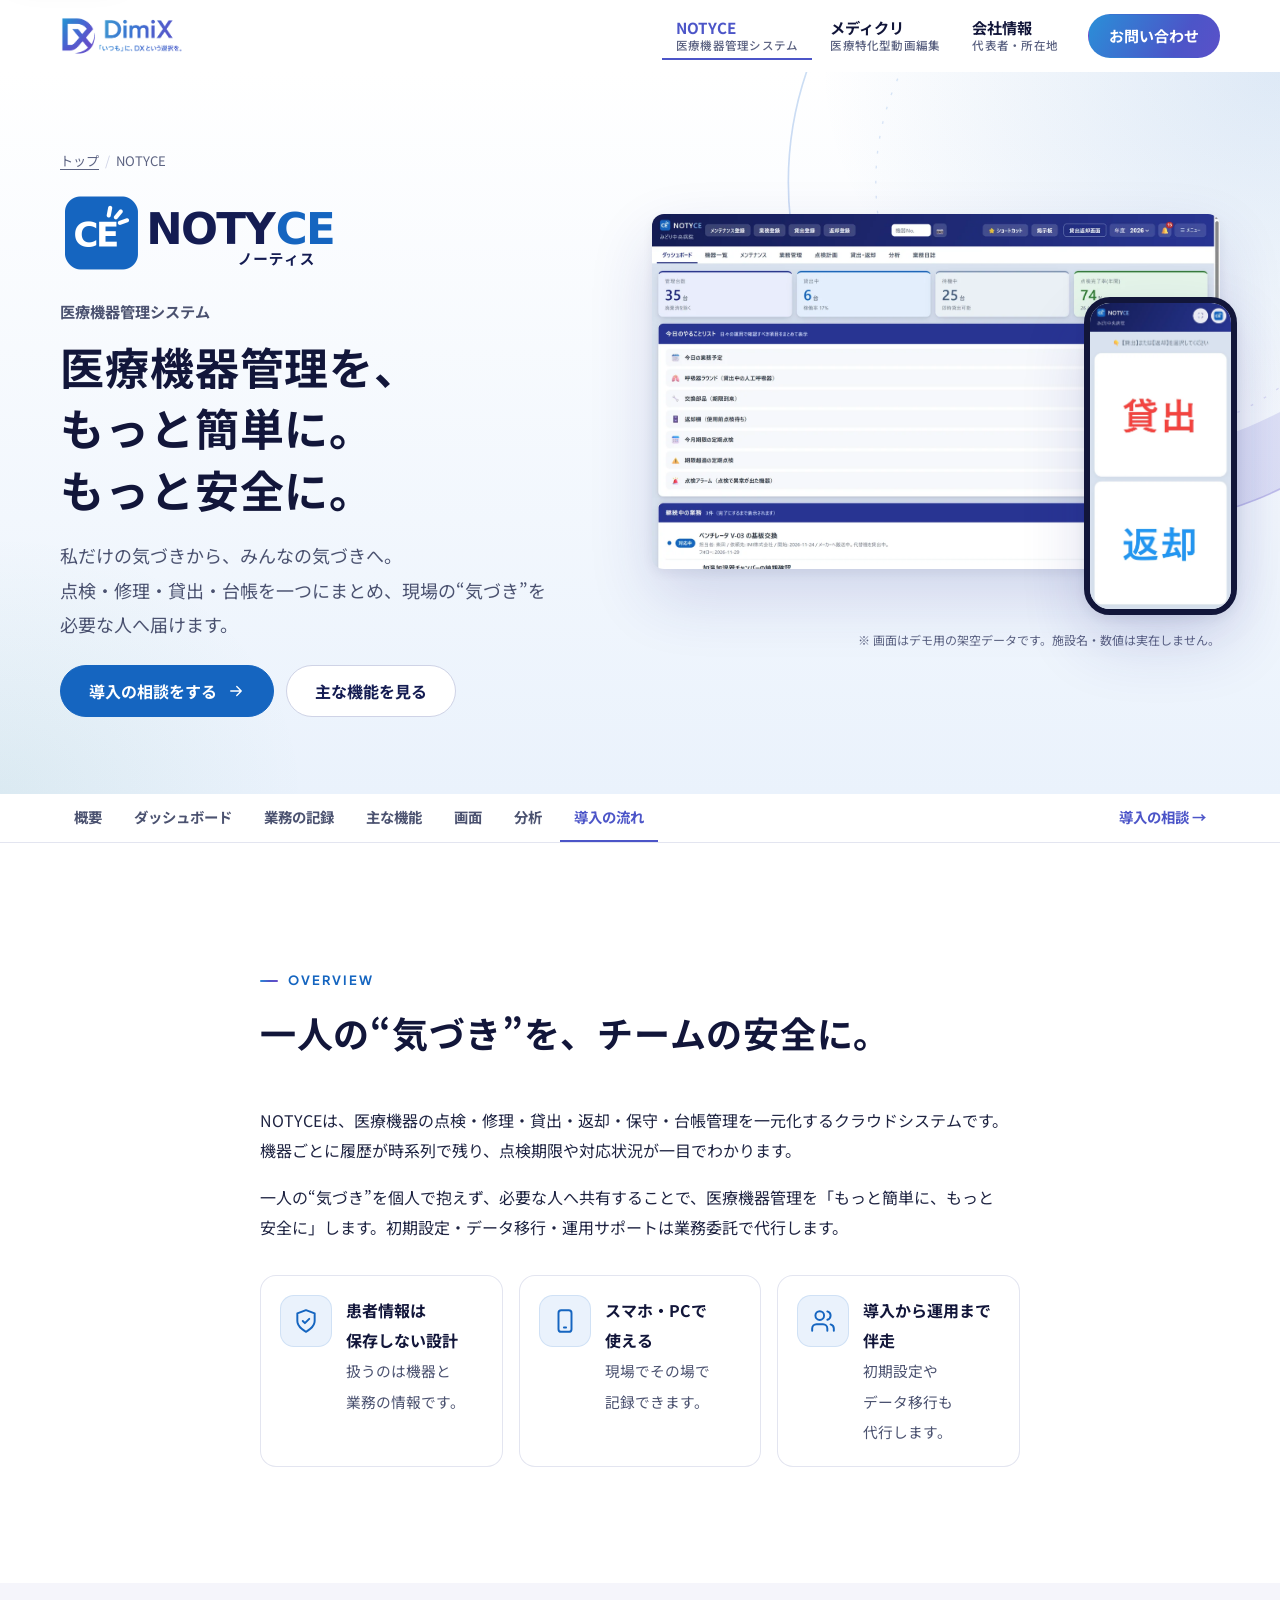
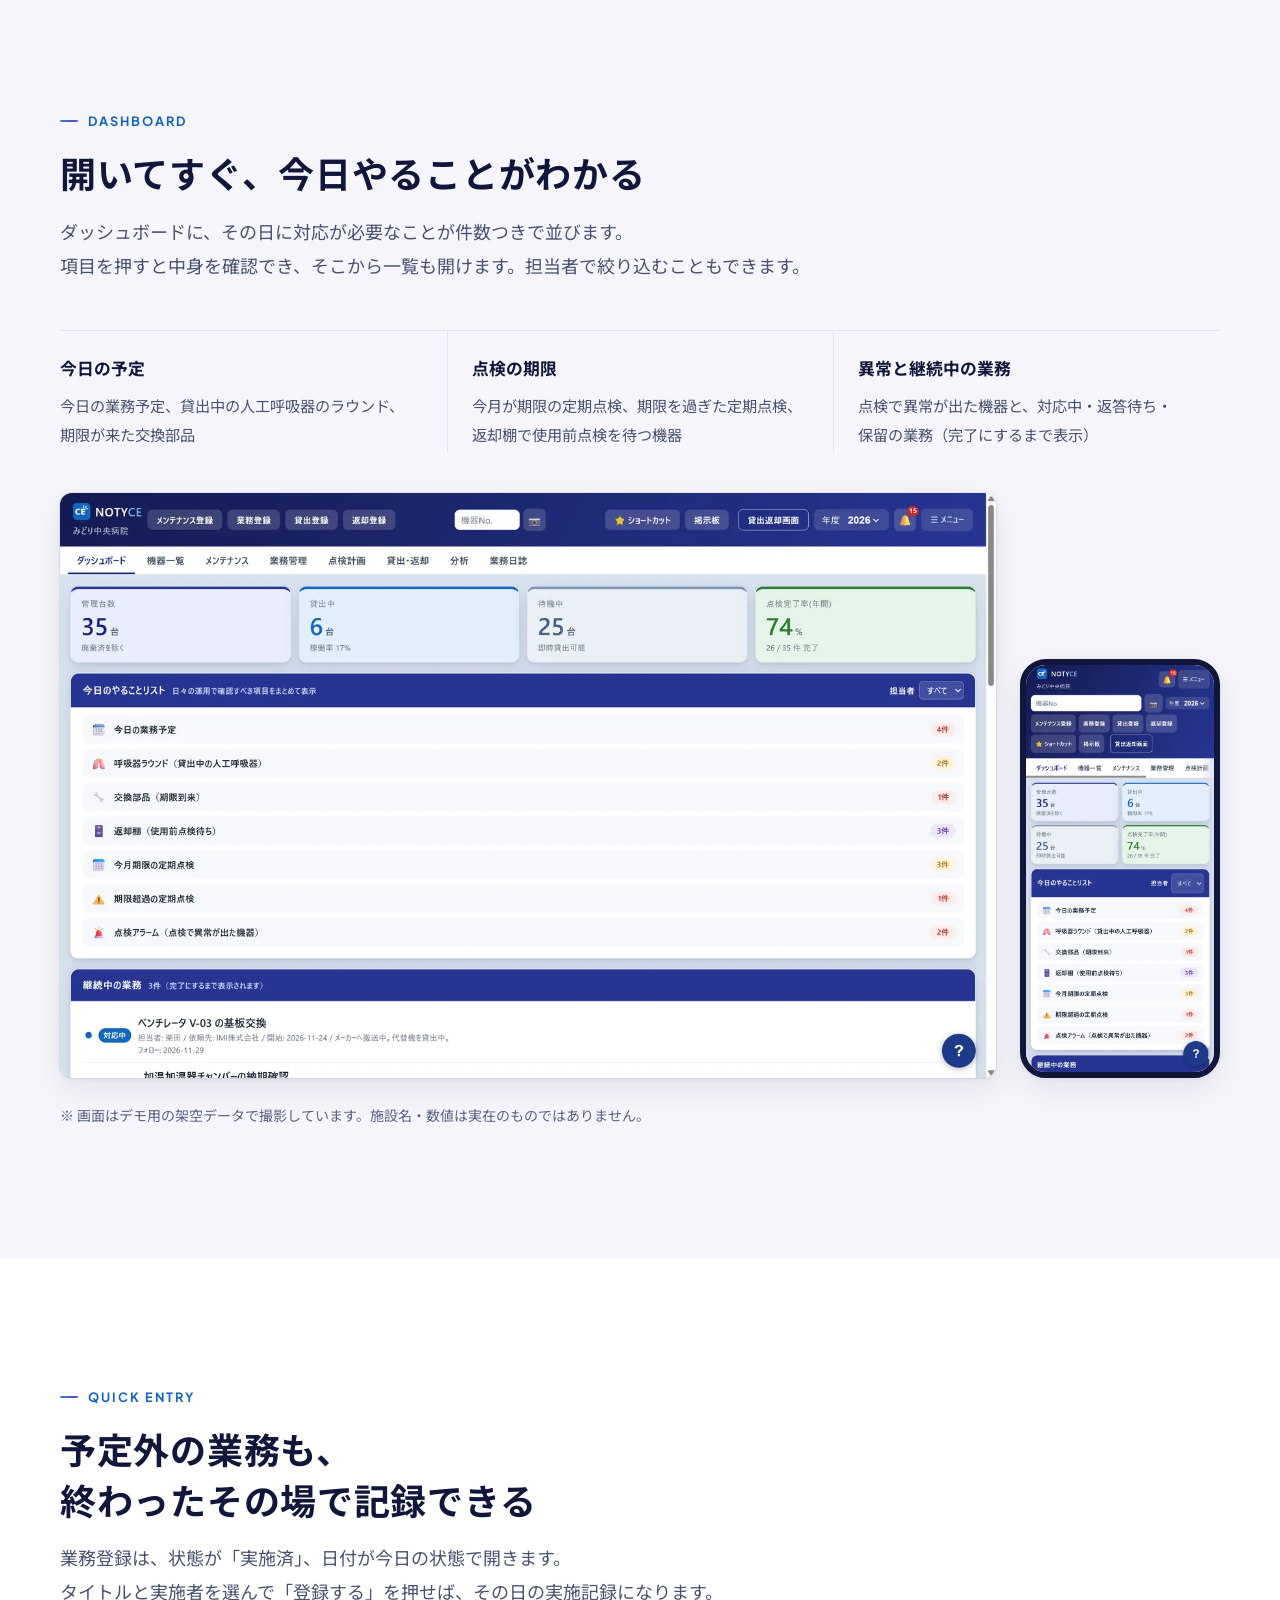
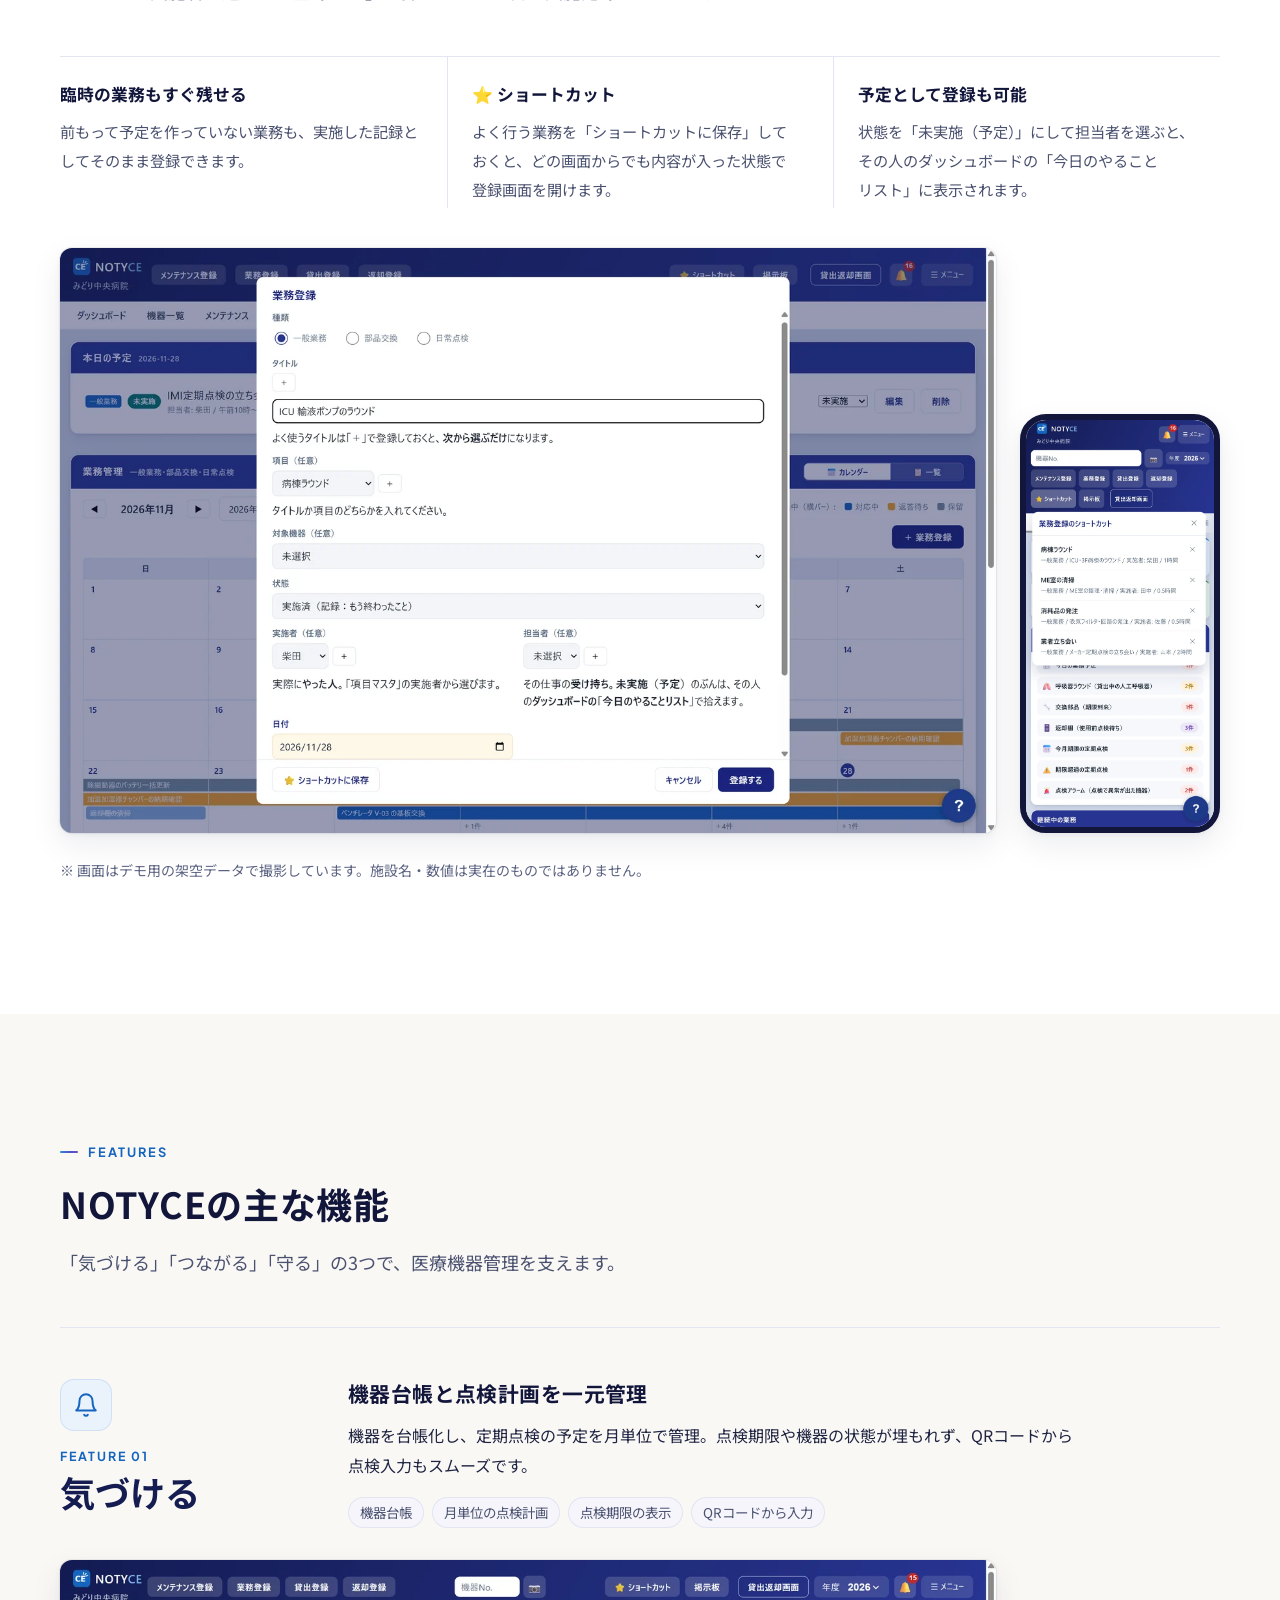
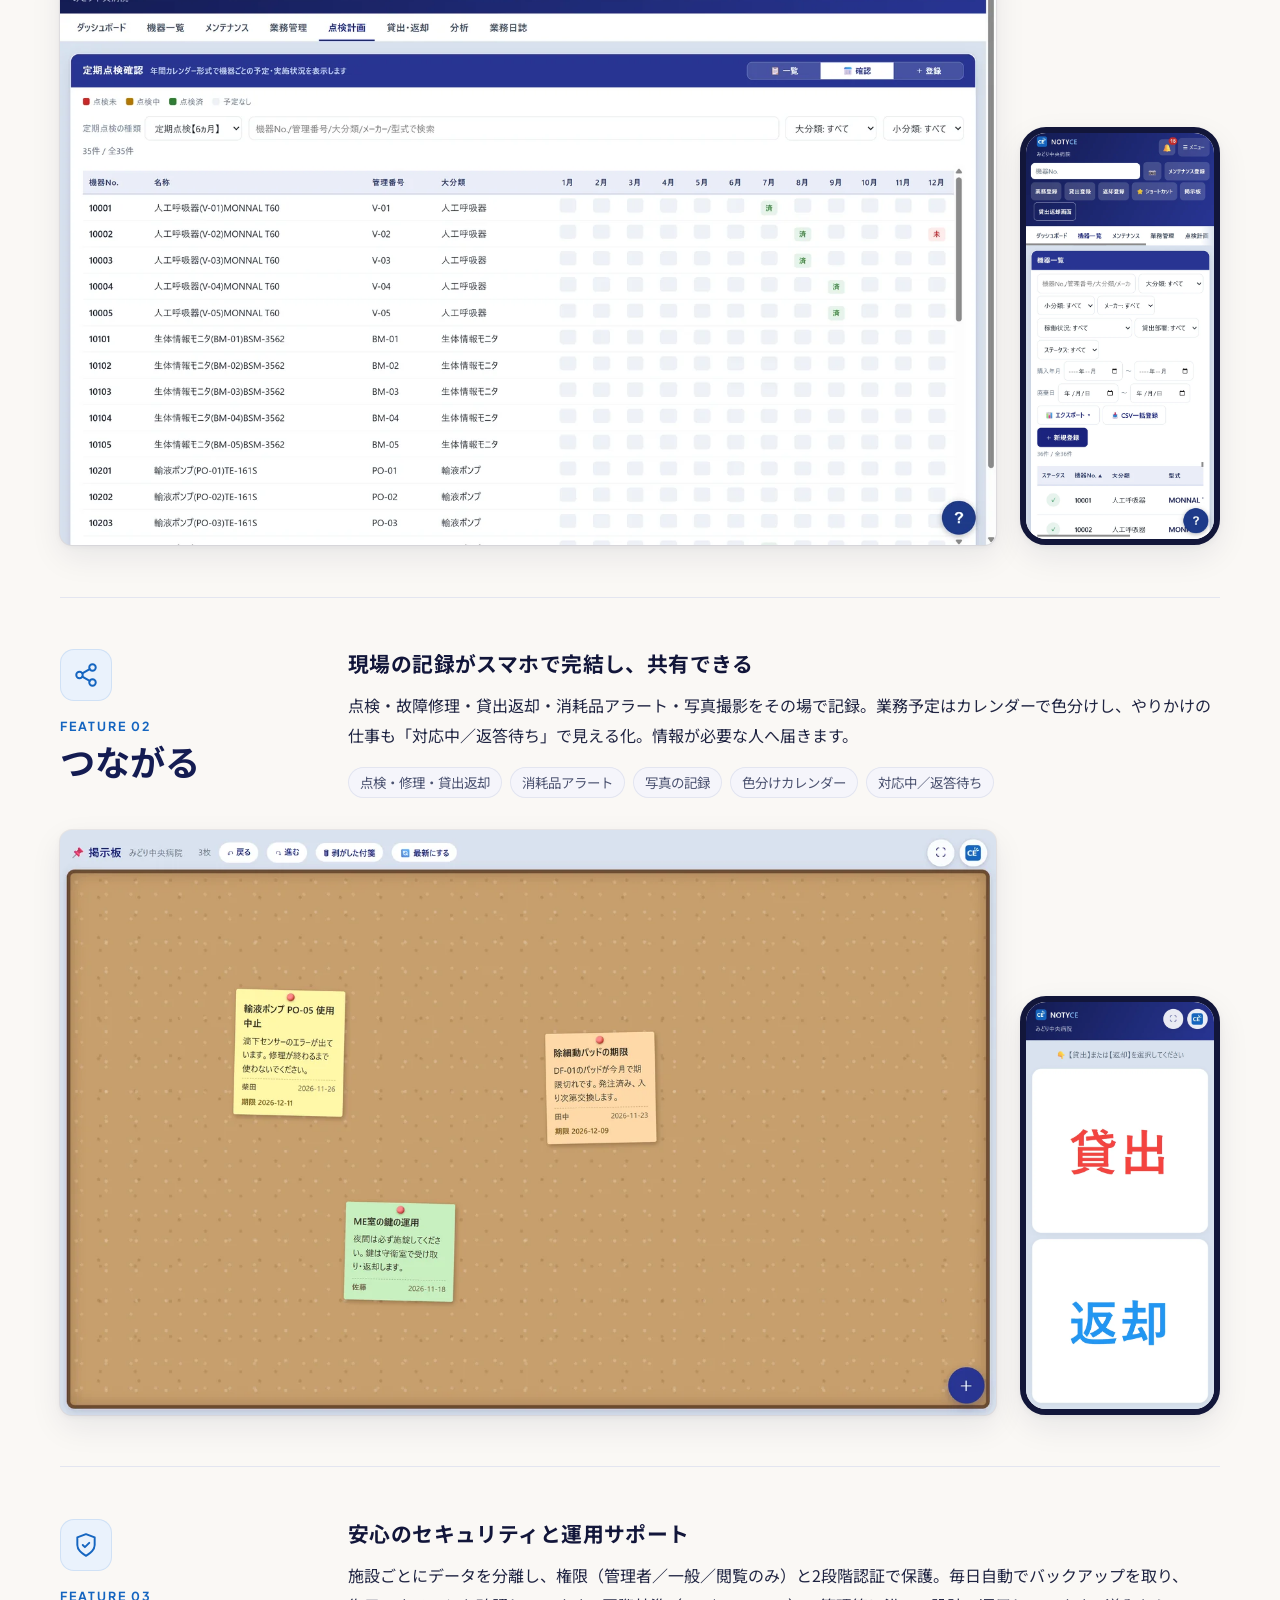
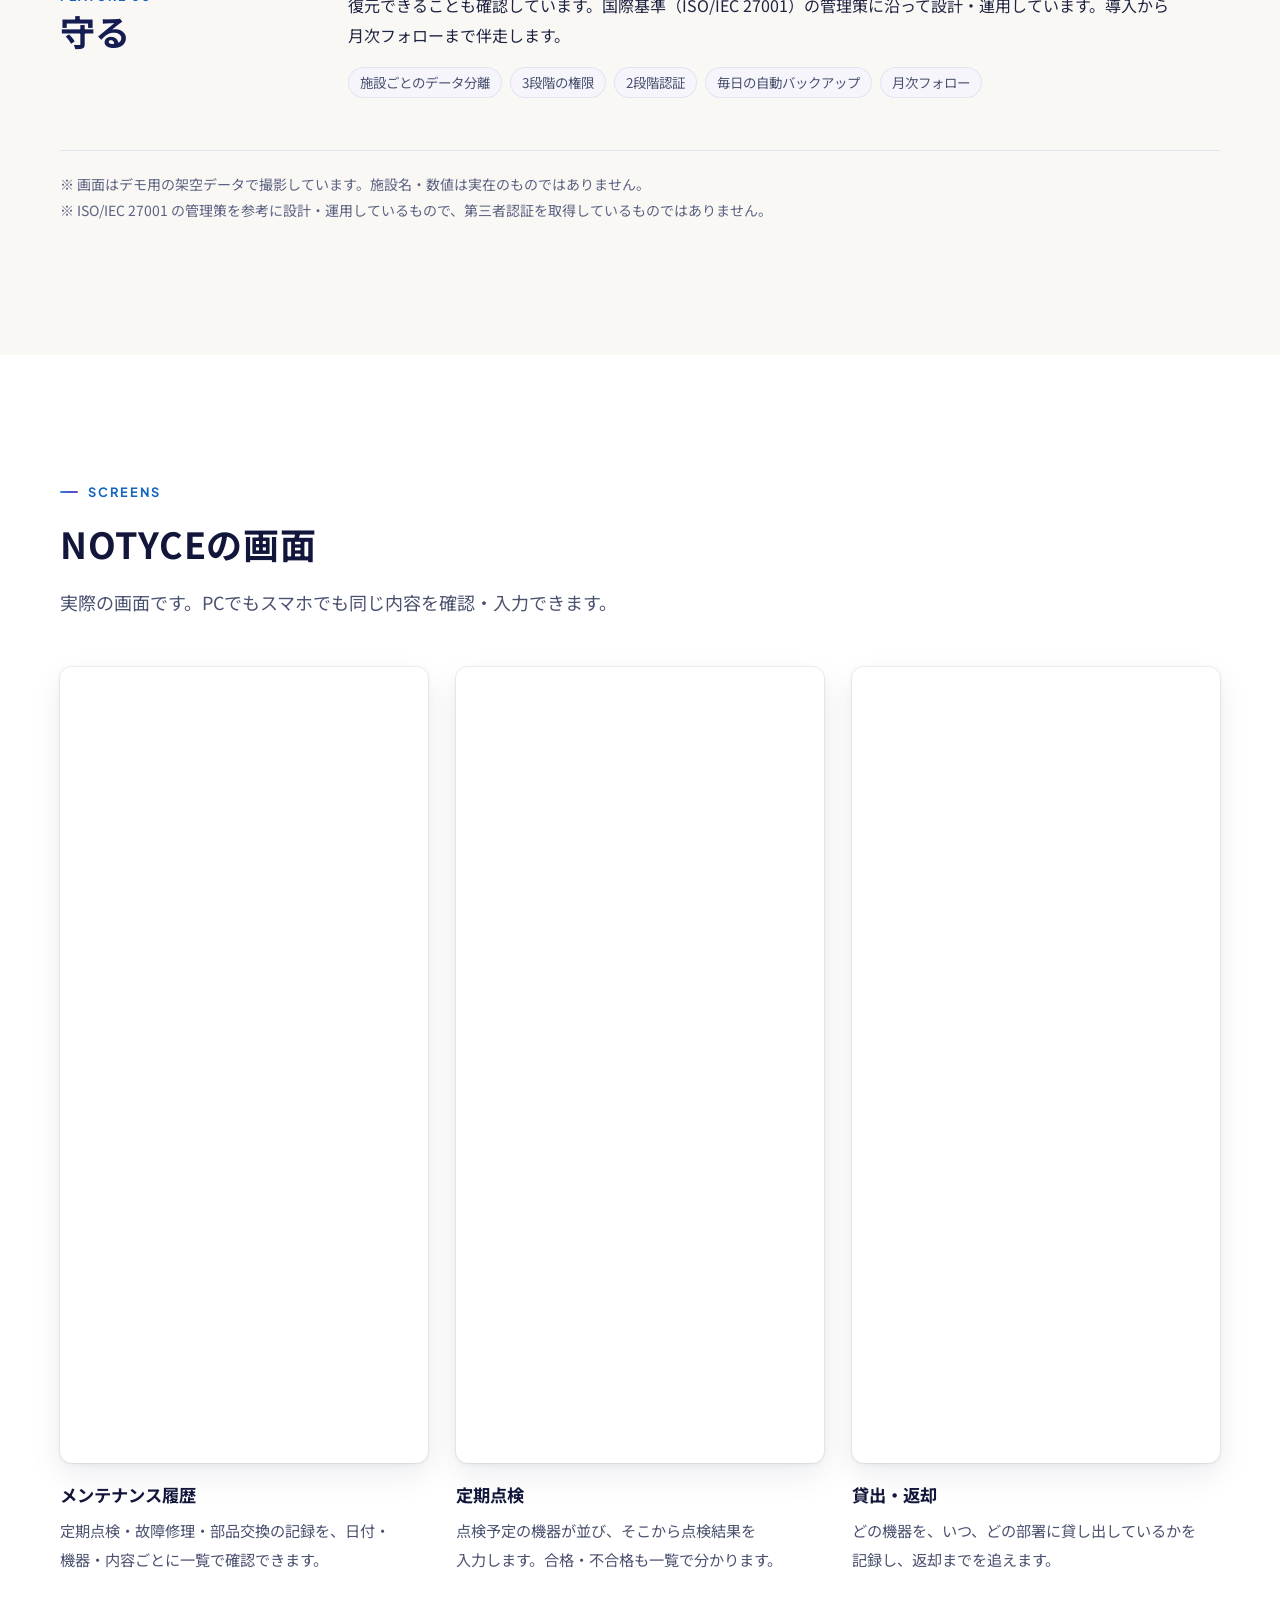
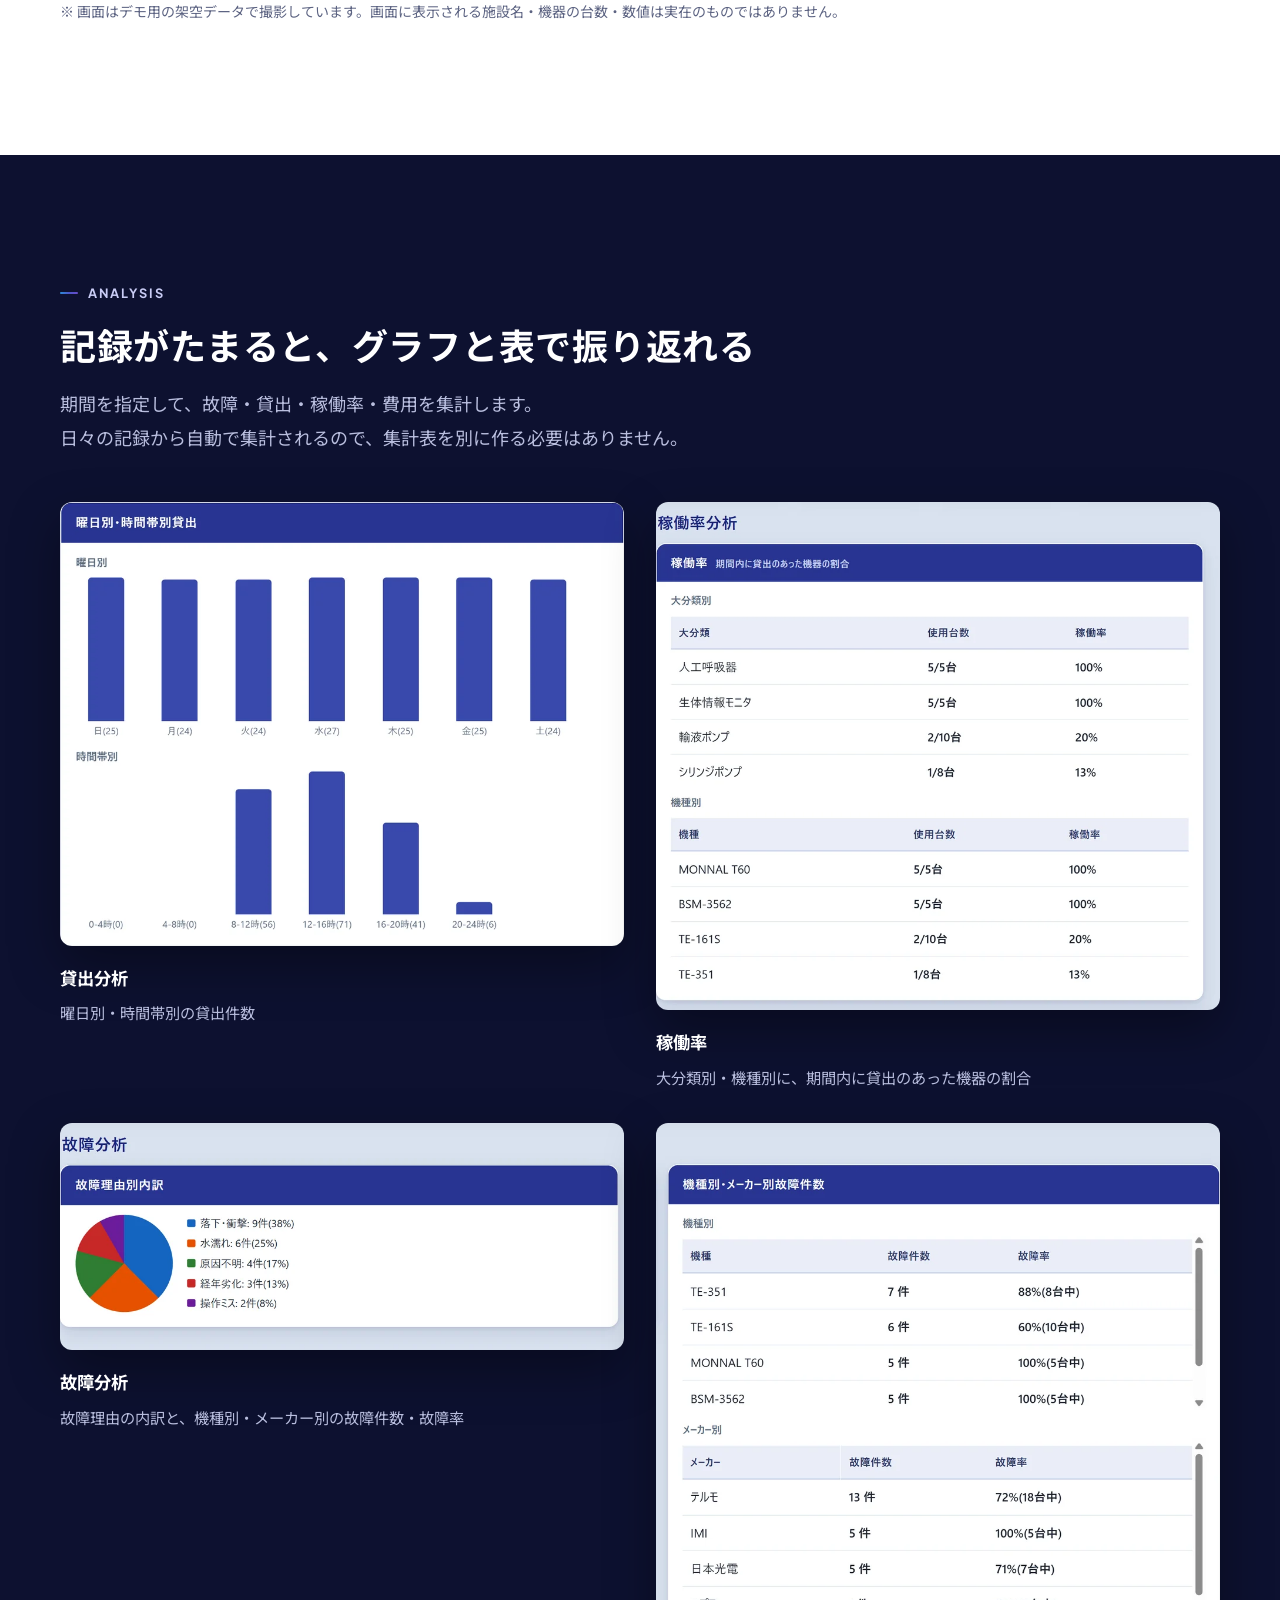
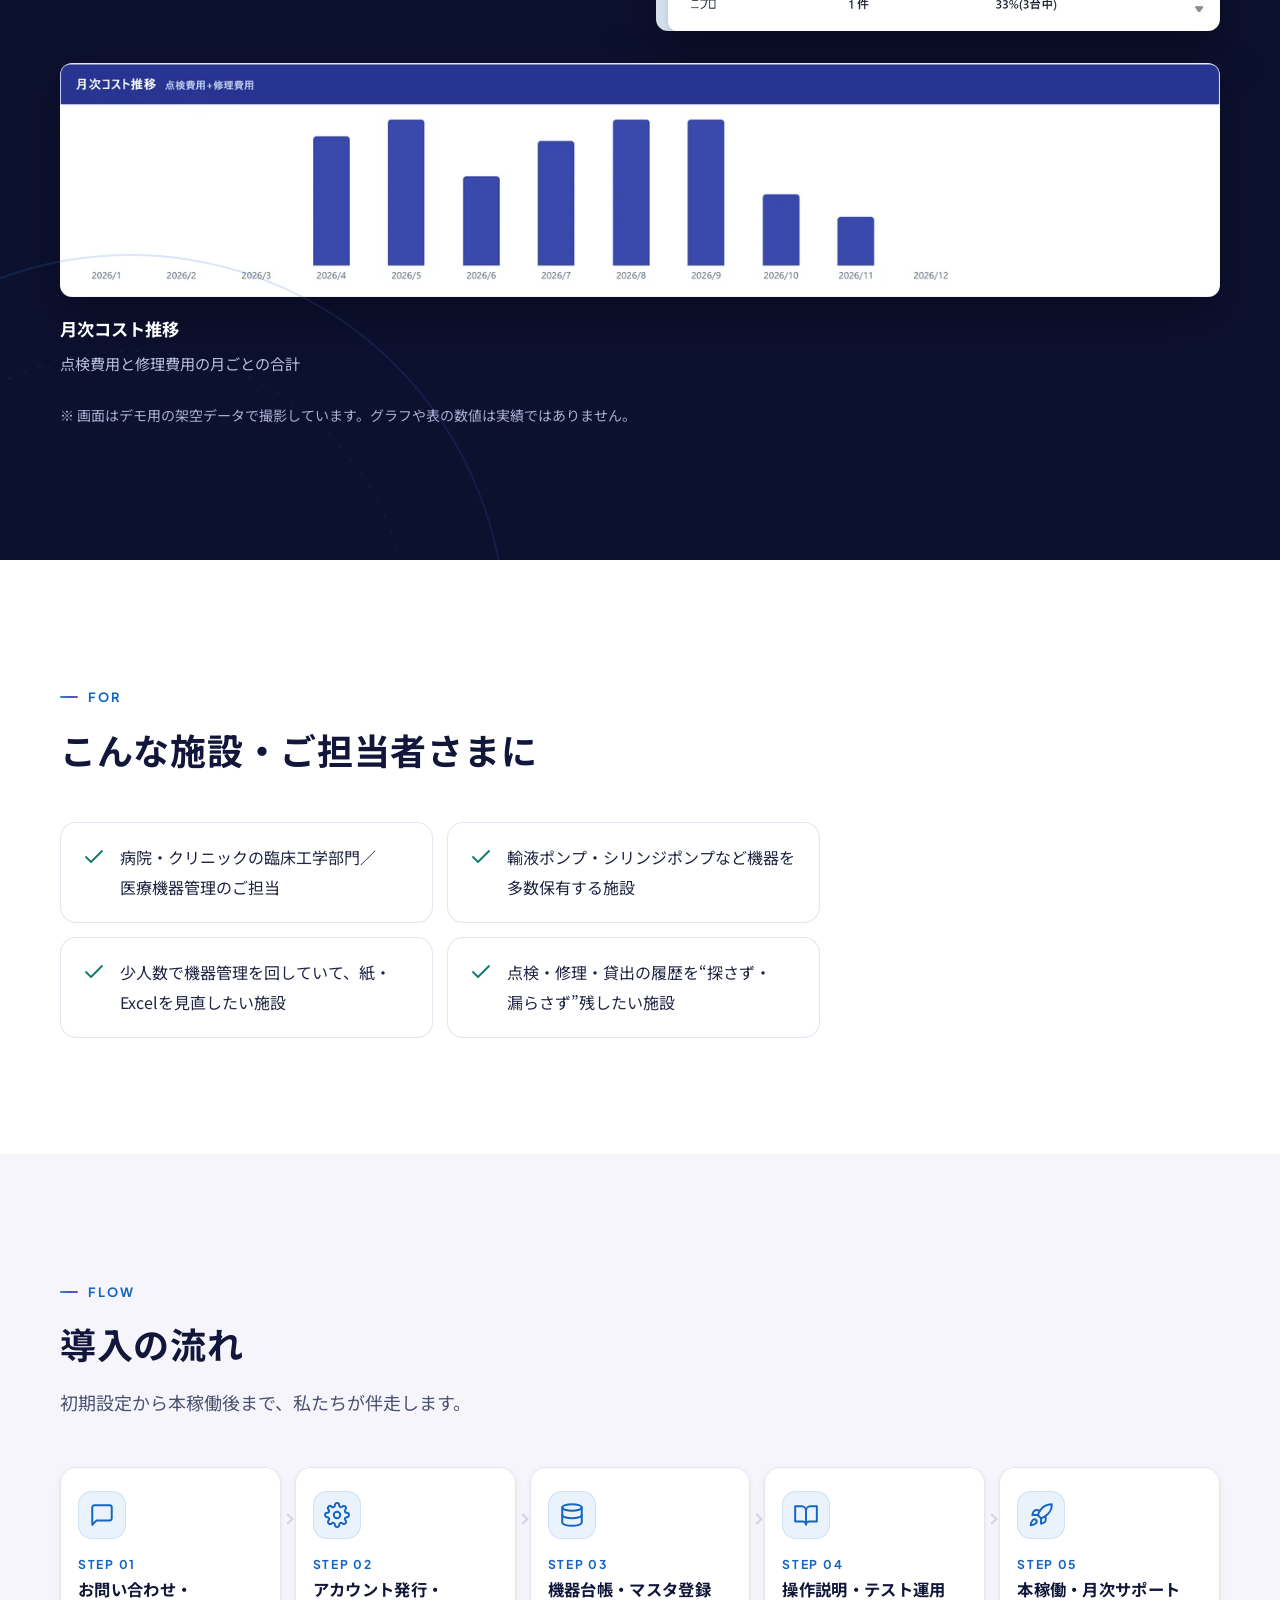
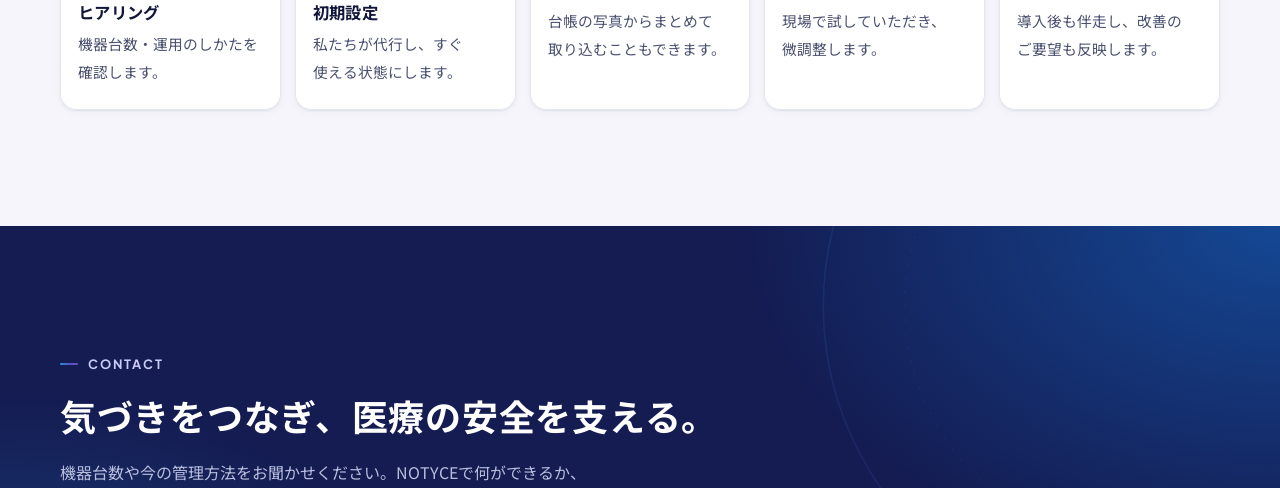
<file: services/notyce.html>
<!doctype html>
<html lang="ja">
<head>
<meta charset="utf-8">
<meta name="viewport" content="width=device-width, initial-scale=1">
<meta name="theme-color" content="#ffffff">
<title>NOTYCE（ノーティス）｜医療機器管理システム｜DimiX</title>
<meta name="description" content="NOTYCE（ノーティス）は、医療機器の点検・修理・貸出・返却・保守・台帳管理を一元化するクラウドシステムです。臨床工学技士の現場経験から生まれ、初期設定から運用まで伴走します。患者情報は保存しない設計です。">
<meta property="og:title" content="NOTYCE（ノーティス）｜医療機器管理システム｜DimiX">
<meta property="og:description" content="私だけの気づきから、みんなの気づきへ。医療機器管理を、もっと簡単に。もっと安全に。">
<meta property="og:type" content="website">
<meta property="og:url" content="https://dxdimix.com/services/notyce.html">
<meta property="og:image" content="https://dxdimix.com/assets/img/notyce_logo.png">
<meta property="og:site_name" content="DimiX">
<meta property="og:locale" content="ja_JP">
<link rel="canonical" href="https://dxdimix.com/services/notyce.html">
<link rel="icon" href="../assets/img/notyce_icon.png">
<link rel="preconnect" href="https://fonts.googleapis.com">
<link rel="preconnect" href="https://fonts.gstatic.com" crossorigin>
<link rel="stylesheet" href="https://fonts.googleapis.com/css2?family=Noto+Sans+JP:wght@400;500;700&amp;family=Plus+Jakarta+Sans:wght@600;700;800&amp;display=swap">
<link rel="stylesheet" href="../assets/css/style.css">
<script src="../assets/js/site.js" defer></script>
</head>
<body>
<a class="skip-link" href="#main">本文へ移動</a>
<header class="site-header">
  <div class="container">
    <a class="logo" href="../index.html"><img src="../assets/img/dimix_logo.png" alt="DimiX トップページ" width="124" height="40"></a>
    <a class="btn btn-primary btn-sm header-cta" href="../contact.html?service=notyce">お問い合わせ</a>
    <button class="menu-btn" type="button" aria-expanded="false" aria-controls="site-nav"><span class="menu-icon" aria-hidden="true"><span></span></span><span class="menu-label">メニュー</span></button>
    <nav class="nav" id="site-nav" aria-label="メインメニュー">
      <ul>
        <li><a href="../services/notyce.html" aria-current="page">NOTYCE<small>医療機器管理システム</small></a></li>
        <li><a href="../services/medicli.html">メディクリ<small>医療特化型動画編集</small></a></li>
        <li><a href="../about.html">会社情報<small>代表者・所在地</small></a></li>
      </ul>
      <a class="btn btn-primary btn-sm nav-cta" href="../contact.html?service=notyce">お問い合わせ</a>
    </nav>
  </div>
</header>

<main id="main">
<section class="product-hero notyce" aria-labelledby="page-title">
  <div class="orbit" aria-hidden="true"><svg viewBox="0 0 600 600" focusable="false"><defs><linearGradient id="og1" x1="0" y1="0" x2="1" y2="1"><stop offset="0" stop-color="#2a8fd8"/><stop offset=".55" stop-color="#4c55c8"/><stop offset="1" stop-color="#6a4cc9"/></linearGradient></defs><circle cx="300" cy="300" r="250" fill="none" stroke="url(#og1)" stroke-opacity=".32" stroke-width="1.2"/><circle cx="300" cy="300" r="186" fill="none" stroke="url(#og1)" stroke-opacity=".22" stroke-width="1" stroke-dasharray="2 9"/><path d="M123 477A250 250 0 0 0 550 300A300 262 0 0 1 123 477Z" fill="url(#og1)" fill-opacity=".18"/><circle cx="550" cy="300" r="5" fill="#6a4cc9"/><circle cx="114" cy="186" r="3.5" fill="#2a8fd8" fill-opacity=".7"/></svg></div>
  <div class="container">
    <div>
      <ol class="breadcrumb"><li><a href="../index.html">トップ</a></li><li aria-current="page">NOTYCE</li></ol>
      <img class="logo-lg" src="../assets/img/notyce_logo.png" alt="NOTYCE（ノーティス）" width="300" height="91">
      <p class="product-name">医療機器管理システム</p>
      <h1 id="page-title">医療機器管理を、<br><span class="ib">もっと簡単に。</span><span class="ib">もっと安全に。</span></h1>
      <p class="lead">私だけの気づきから、みんなの気づきへ。<br>点検・修理・貸出・台帳を一つにまとめ、現場の“気づき”を必要な人へ届けます。</p>
      <div class="btn-row">
        <a class="btn btn-ny" href="../contact.html?service=notyce">導入の相談をする<svg class="icon" aria-hidden="true"><use href="../assets/img/icons.svg#i-arrow"/></svg></a>
        <a class="btn btn-ny btn-outline" href="#features">主な機能を見る</a>
      </div>
    </div>
    <div class="visual-wrap">
      <div class="ph-shots">
        <figure class="shot shot-pc"><img src="../assets/img/notyce-screens/01_dashboard_pc.webp" alt="NOTYCEのダッシュボード画面（PC）。管理台数・貸出中・待機中・点検完了率と、今日の業務予定や期限の近い点検を件数つきで並べた「今日のやることリスト」" width="1440" height="900" fetchpriority="high" decoding="async"></figure>
        <figure class="shot shot-sp"><img src="../assets/img/notyce-screens/07_kiosk_sp.webp" alt="NOTYCEの貸出返却画面（スマホ）。「貸出」「返却」の大きなボタン" width="585" height="1266" decoding="async"></figure>
      </div>
      <p class="ph-note">※ 画面はデモ用の架空データです。施設名・数値は実在しません。</p>
    </div>
  </div>
</section>

<nav class="page-nav" aria-label="このページの目次">
  <div class="container"><ul><li><a href="#overview">概要</a></li><li><a href="#dashboard">ダッシュボード</a></li><li><a href="#quick">業務の記録</a></li><li><a href="#features">主な機能</a></li><li><a href="#screens">画面</a></li><li><a href="#analysis">分析</a></li><li><a href="#flow">導入の流れ</a></li><li class="pn-cta-li" style="margin-left:auto"><a class="pn-cta" href="../contact.html?service=notyce">導入の相談 →</a></li></ul></div>
</nav>

<!-- 概要 -->
<section id="overview" aria-labelledby="overview-title">
  <div class="container narrow">
    <div class="section-head reveal">
      <span class="eyebrow ny">OVERVIEW</span>
      <h2 id="overview-title" class="section-title"><span class="ib">一人の“気づき”を、</span><span class="ib">チームの安全に。</span></h2>
    </div>
    <p>NOTYCEは、医療機器の点検・修理・貸出・返却・保守・台帳管理を一元化するクラウドシステムです。機器ごとに履歴が時系列で残り、点検期限や対応状況が一目でわかります。</p>
    <p>一人の“気づき”を個人で抱えず、必要な人へ共有することで、医療機器管理を「もっと簡単に、もっと安全に」します。初期設定・データ移行・運用サポートは業務委託で代行します。</p>
    <ul class="assure reveal" aria-label="安心してお使いいただくために" style="margin-top:32px">
      <li><div class="icon-wrap ny"><svg class="icon" aria-hidden="true"><use href="../assets/img/icons.svg#i-shield"/></svg></div><div><strong>患者情報は保存しない設計</strong><span>扱うのは機器と業務の情報です。</span></div></li>
      <li><div class="icon-wrap ny"><svg class="icon" aria-hidden="true"><use href="../assets/img/icons.svg#i-phone"/></svg></div><div><strong>スマホ・PCで使える</strong><span>現場でその場で記録できます。</span></div></li>
      <li><div class="icon-wrap ny"><svg class="icon" aria-hidden="true"><use href="../assets/img/icons.svg#i-users"/></svg></div><div><strong>導入から運用まで伴走</strong><span>初期設定やデータ移行も代行します。</span></div></li>
    </ul>
  </div>
</section>

<!-- ダッシュボード：やることがすぐわかる -->
<section id="dashboard" class="tint" aria-labelledby="dash-title">
  <div class="container">
    <div class="section-head reveal">
      <span class="eyebrow ny">DASHBOARD</span>
      <h2 id="dash-title" class="section-title"><span class="ib">開いてすぐ、</span><span class="ib">今日やることがわかる</span></h2>
      <p class="section-lead">ダッシュボードに、その日に対応が必要なことが件数つきで並びます。<br>項目を押すと中身を確認でき、そこから一覧も開けます。担当者で絞り込むこともできます。</p>
    </div>
    <ul class="dash-points reveal">
      <li><strong>今日の予定</strong>今日の業務予定、貸出中の人工呼吸器のラウンド、期限が来た交換部品</li>
      <li><strong>点検の期限</strong>今月が期限の定期点検、期限を過ぎた定期点検、返却棚で使用前点検を待つ機器</li>
      <li><strong>異常と継続中の業務</strong>点検で異常が出た機器と、対応中・返答待ち・保留の業務（完了にするまで表示）</li>
    </ul>
    <div class="shots overview-shots">
      <figure class="shot shot-pc"><img src="../assets/img/notyce-screens/01_dashboard_pc.webp" alt="NOTYCEのダッシュボード画面（PC）。管理台数・貸出中・待機中・点検完了率の数字と、今日の業務予定・返却棚・期限超過の点検・点検アラームなどの件数をまとめた「今日のやることリスト」" width="1440" height="900" loading="lazy" decoding="async"></figure>
      <figure class="shot shot-sp"><img src="../assets/img/notyce-screens/01_dashboard_sp.webp" alt="NOTYCEのダッシュボード画面（スマホ）" width="585" height="1266" loading="lazy" decoding="async"></figure>
    </div>
    <p class="small demo-note">※ 画面はデモ用の架空データで撮影しています。施設名・数値は実在のものではありません。</p>
  </div>
</section>

<!-- 予定外の業務もその場で記録（素材 15・16） -->
<section id="quick" aria-labelledby="work-title">
  <div class="container">
    <div class="section-head reveal">
      <span class="eyebrow ny">QUICK ENTRY</span>
      <h2 id="work-title" class="section-title"><span class="ib">予定外の業務も、</span><span class="ib">終わったその場で記録できる</span></h2>
      <p class="section-lead">業務登録は、状態が「実施済」、日付が今日の状態で開きます。<br>タイトルと実施者を選んで「登録する」を押せば、その日の実施記録になります。</p>
    </div>
    <ul class="dash-points reveal">
      <li><strong>臨時の業務もすぐ残せる</strong>前もって予定を作っていない業務も、実施した記録としてそのまま登録できます。</li>
      <li><strong>⭐ ショートカット</strong>よく行う業務を「ショートカットに保存」しておくと、どの画面からでも内容が入った状態で登録画面を開けます。</li>
      <li><strong>予定として登録も可能</strong>状態を「未実施（予定）」にして担当者を選ぶと、その人のダッシュボードの「今日のやることリスト」に表示されます。</li>
    </ul>
    <div class="shots overview-shots only-wide">
      <figure class="shot shot-pc"><img src="../assets/img/notyce-screens/16_work-entry_pc.webp" alt="NOTYCEの業務登録画面（PC）。タイトル「ICU 輸液ポンプのラウンド」、状態「実施済（記録：もう終わったこと）」、実施者、日付が入力され、「登録する」と「ショートカットに保存」のボタンがある" width="1440" height="900" loading="lazy" decoding="async"></figure>
      <figure class="shot shot-sp"><img src="../assets/img/notyce-screens/15_shortcut_sp.webp" alt="NOTYCEの業務登録のショートカット（スマホ）。病棟ラウンド、ME室の清掃、消耗品の発注、業者立ち会いの4件が、実施者と所要時間つきで並ぶ" width="585" height="1266" loading="lazy" decoding="async"></figure>
    </div>
    <div class="phone-pair only-narrow">
      <figure class="shot shot-sp"><img src="../assets/img/notyce-screens/15_shortcut_sp.webp" alt="NOTYCEの業務登録のショートカット（スマホ）" width="585" height="1266" loading="lazy" decoding="async"></figure>
      <figure class="shot shot-sp"><img src="../assets/img/notyce-screens/16_work-entry_sp.webp" alt="NOTYCEの業務登録画面（スマホ）。状態は実施済、日付は今日で、「実施済として1件記録します」と表示されている" width="585" height="1266" loading="lazy" decoding="async"></figure>
    </div>
    <p class="small demo-note">※ 画面はデモ用の架空データで撮影しています。施設名・数値は実在のものではありません。</p>
  </div>
</section>

<!-- 主要機能 -->
<section id="features" class="warm" aria-labelledby="features-title">
  <div class="container">
    <div class="section-head reveal">
      <span class="eyebrow ny">FEATURES</span>
      <h2 id="features-title" class="section-title">NOTYCEの主な機能</h2>
      <p class="section-lead">「気づける」「つながる」「守る」の3つで、医療機器管理を支えます。</p>
    </div>
    <div class="features">
      <article class="feature reveal" aria-labelledby="f1">
        <div class="feature-side">
          <div class="icon-wrap ny"><svg class="icon" aria-hidden="true"><use href="../assets/img/icons.svg#i-bell"/></svg></div>
          <div><div class="feature-no">FEATURE 01</div><div class="feature-verb">気づける</div></div>
        </div>
        <div>
          <h3 id="f1">機器台帳と点検計画を一元管理</h3>
          <p>機器を台帳化し、定期点検の予定を月単位で管理。点検期限や機器の状態が埋もれず、QRコードから点検入力もスムーズです。</p>
          <ul class="tags"><li>機器台帳</li><li>月単位の点検計画</li><li>点検期限の表示</li><li>QRコードから入力</li></ul>
        </div>
        <div class="shots">
          <figure class="shot shot-pc"><img src="../assets/img/notyce-screens/05_plans-calendar_pc.webp" alt="NOTYCEの点検計画カレンダー画面（PC）。機器ごとに1月から12月までの定期点検の予定と実施状況が並んでいる" width="1440" height="900" loading="lazy" decoding="async"></figure>
          <figure class="shot shot-sp"><img src="../assets/img/notyce-screens/02_devices_sp.webp" alt="NOTYCEの機器一覧画面（スマホ）。機器番号・分類・型式などで絞り込める台帳" width="585" height="1266" loading="lazy" decoding="async"></figure>
        </div>
      </article>
      <article class="feature reveal" aria-labelledby="f2">
        <div class="feature-side">
          <div class="icon-wrap ny"><svg class="icon" aria-hidden="true"><use href="../assets/img/icons.svg#i-share"/></svg></div>
          <div><div class="feature-no">FEATURE 02</div><div class="feature-verb">つながる</div></div>
        </div>
        <div>
          <h3 id="f2"><span class="ib">現場の記録がスマホで完結し、</span><span class="ib">共有できる</span></h3>
          <p>点検・故障修理・貸出返却・消耗品アラート・写真撮影をその場で記録。業務予定はカレンダーで色分けし、やりかけの仕事も「対応中／返答待ち」で見える化。情報が必要な人へ届きます。</p>
          <ul class="tags"><li>点検・修理・貸出返却</li><li>消耗品アラート</li><li>写真の記録</li><li>色分けカレンダー</li><li>対応中／返答待ち</li></ul>
        </div>
        <div class="shots">
          <figure class="shot shot-pc"><img src="../assets/img/notyce-screens/12_board_pc.webp" alt="NOTYCEの掲示板画面（PC）。機器の使用中止や期限などの連絡が付箋で貼られている" width="1440" height="900" loading="lazy" decoding="async"></figure>
          <figure class="shot shot-sp"><img src="../assets/img/notyce-screens/07_kiosk_sp.webp" alt="NOTYCEの貸出返却画面（スマホ）。「貸出」「返却」の大きなボタンだけが並ぶ現場端末用の画面" width="585" height="1266" loading="lazy" decoding="async"></figure>
        </div>
      </article>
      <article class="feature reveal" aria-labelledby="f3">
        <div class="feature-side">
          <div class="icon-wrap ny"><svg class="icon" aria-hidden="true"><use href="../assets/img/icons.svg#i-shield"/></svg></div>
          <div><div class="feature-no">FEATURE 03</div><div class="feature-verb">守る</div></div>
        </div>
        <div>
          <h3 id="f3">安心のセキュリティと運用サポート</h3>
          <p>施設ごとにデータを分離し、権限（管理者／一般／閲覧のみ）と2段階認証で保護。毎日自動でバックアップを取り、復元できることも確認しています。国際基準（ISO/IEC 27001）の管理策に沿って設計・運用しています。導入から月次フォローまで伴走します。</p>
          <ul class="tags"><li>施設ごとのデータ分離</li><li>3段階の権限</li><li>2段階認証</li><li>毎日の自動バックアップ</li><li>月次フォロー</li></ul>
        </div>
      </article>
    </div>
    <p class="small" style="margin-top:20px">※ 画面はデモ用の架空データで撮影しています。施設名・数値は実在のものではありません。<br>※ ISO/IEC 27001 の管理策を参考に設計・運用しているもので、第三者認証を取得しているものではありません。</p>
  </div>
</section>

<!-- 画面紹介（素材：medical-equipment-manager の docs/営業/screenshots。画面内の文字・数値は加工していない） -->
<section id="screens" aria-labelledby="screens-title">
  <div class="container">
    <div class="section-head reveal">
      <span class="eyebrow ny">SCREENS</span>
      <h2 id="screens-title" class="section-title">NOTYCEの画面</h2>
      <p class="section-lead">実際の画面です。PCでもスマホでも同じ内容を確認・入力できます。</p>
    </div>
    <div class="screen-grid cols-3">
      <figure class="screen-card reveal">
        <picture>
          <source media="(max-width: 720px)" srcset="../assets/img/notyce-screens/03_maintenance_sp.webp" width="585" height="1266">
          <img src="../assets/img/notyce-screens/03_maintenance_pc.webp" alt="NOTYCEのメンテナンス履歴画面。日付・種別・機器・内容の一覧" width="1440" height="900" loading="lazy" decoding="async">
        </picture>
        <figcaption><strong>メンテナンス履歴</strong>定期点検・故障修理・部品交換の記録を、日付・機器・内容ごとに一覧で確認できます。</figcaption>
      </figure>
      <figure class="screen-card reveal">
        <picture>
          <source media="(max-width: 720px)" srcset="../assets/img/notyce-screens/04_inspection_sp.webp" width="585" height="1266">
          <img src="../assets/img/notyce-screens/04_inspection_pc.webp" alt="NOTYCEの定期点検一覧画面。予定日・状態（合格・不合格）・点検入力ボタンが並ぶ" width="1440" height="900" loading="lazy" decoding="async">
        </picture>
        <figcaption><strong>定期点検</strong>点検予定の機器が並び、そこから点検結果を入力します。合格・不合格も一覧で分かります。</figcaption>
      </figure>
      <figure class="screen-card reveal">
        <picture>
          <source media="(max-width: 720px)" srcset="../assets/img/notyce-screens/06_lending_sp.webp" width="585" height="1266">
          <img src="../assets/img/notyce-screens/06_lending_pc.webp" alt="NOTYCEの貸出・返却履歴画面。貸出日・機器・貸出部署・状態の一覧" width="1440" height="900" loading="lazy" decoding="async">
        </picture>
        <figcaption><strong>貸出・返却</strong>どの機器を、いつ、どの部署に貸し出しているかを記録し、返却までを追えます。</figcaption>
      </figure>
    </div>
    <p class="small demo-note">※ 画面はデモ用の架空データで撮影しています。画面に表示される施設名・機器の台数・数値は実在のものではありません。</p>
  </div>
</section>

<!-- 分析（素材 17〜20。17 は左のカードだけ切り出し） -->
<section id="analysis" class="dark" aria-labelledby="analysis-title">
  <div class="orbit" aria-hidden="true"><svg viewBox="0 0 600 600" focusable="false"><defs><linearGradient id="og2" x1="0" y1="0" x2="1" y2="1"><stop offset="0" stop-color="#2a8fd8"/><stop offset=".55" stop-color="#4c55c8"/><stop offset="1" stop-color="#6a4cc9"/></linearGradient></defs><circle cx="300" cy="300" r="250" fill="none" stroke="url(#og2)" stroke-opacity=".32" stroke-width="1.2"/><circle cx="300" cy="300" r="186" fill="none" stroke="url(#og2)" stroke-opacity=".22" stroke-width="1" stroke-dasharray="2 9"/><path d="M123 477A250 250 0 0 0 550 300A300 262 0 0 1 123 477Z" fill="url(#og2)" fill-opacity=".18"/><circle cx="550" cy="300" r="5" fill="#6a4cc9"/><circle cx="114" cy="186" r="3.5" fill="#2a8fd8" fill-opacity=".7"/></svg></div>
  <div class="container">
    <div class="section-head reveal">
      <span class="eyebrow ny">ANALYSIS</span>
      <h2 id="analysis-title" class="section-title"><span class="ib">記録がたまると、</span><span class="ib">グラフと表で振り返れる</span></h2>
      <p class="section-lead">期間を指定して、故障・貸出・稼働率・費用を集計します。<br>日々の記録から自動で集計されるので、集計表を別に作る必要はありません。</p>
    </div>
    <div class="analysis-grid">
      <figure class="screen-card reveal">
        <picture>
          <img src="../assets/img/notyce-screens/19_analysis-lending_pc.webp" alt="NOTYCEの貸出分析。曜日別と時間帯別の貸出件数の棒グラフ" width="960" height="755" loading="lazy" decoding="async">
        </picture>
        <figcaption><strong>貸出分析</strong>曜日別・時間帯別の貸出件数</figcaption>
      </figure>
      <figure class="screen-card reveal">
        <picture>
          <img src="../assets/img/notyce-screens/17_analysis-utilization_pc.webp" alt="NOTYCEの稼働率分析。大分類別と機種別の使用台数・稼働率の表" width="960" height="864" loading="lazy" decoding="async">
        </picture>
        <figcaption><strong>稼働率</strong>大分類別・機種別に、期間内に貸出のあった機器の割合</figcaption>
      </figure>
      <figure class="screen-card reveal">
        <picture>
          <img src="../assets/img/notyce-screens/18a_analysis-failure-pie_pc.webp" alt="NOTYCEの故障分析。故障理由別内訳の円グラフ（落下・衝撃、水濡れ、原因不明、経年劣化、操作ミス）" width="960" height="386" loading="lazy" decoding="async">
        </picture>
        <figcaption><strong>故障分析</strong>故障理由の内訳と、機種別・メーカー別の故障件数・故障率</figcaption>
      </figure>
      <figure class="screen-card reveal">
        <picture>
          <img src="../assets/img/notyce-screens/18b_analysis-failure-table_pc.webp" alt="NOTYCEの故障分析。機種別・メーカー別の故障件数と故障率の表" width="960" height="864" loading="lazy" decoding="async">
        </picture>
      </figure>
      <figure class="screen-card wide reveal">
        <picture>
          <img src="../assets/img/notyce-screens/20_analysis-cost_pc.webp" alt="NOTYCEの月次コスト推移。点検費用と修理費用の月ごとの合計の棒グラフ" width="1440" height="290" loading="lazy" decoding="async">
        </picture>
        <figcaption><strong>月次コスト推移</strong>点検費用と修理費用の月ごとの合計</figcaption>
      </figure>
    </div>
    <p class="small demo-note">※ 画面はデモ用の架空データで撮影しています。グラフや表の数値は実績ではありません。</p>
  </div>
</section>

<!-- 対象 -->
<section id="target" aria-labelledby="target-title">
  <div class="container">
    <div class="section-head reveal">
      <span class="eyebrow ny">FOR</span>
      <h2 id="target-title" class="section-title">こんな施設・ご担当者さまに</h2>
    </div>
    <ul class="check-list narrow reveal">
      <li><svg class="icon" aria-hidden="true"><use href="../assets/img/icons.svg#i-check"/></svg><span>病院・クリニックの臨床工学部門／医療機器管理のご担当</span></li>
      <li><svg class="icon" aria-hidden="true"><use href="../assets/img/icons.svg#i-check"/></svg><span>輸液ポンプ・シリンジポンプなど機器を多数保有する施設</span></li>
      <li><svg class="icon" aria-hidden="true"><use href="../assets/img/icons.svg#i-check"/></svg><span>少人数で機器管理を回していて、紙・Excelを見直したい施設</span></li>
      <li><svg class="icon" aria-hidden="true"><use href="../assets/img/icons.svg#i-check"/></svg><span>点検・修理・貸出の履歴を“探さず・漏らさず”残したい施設</span></li>
    </ul>
  </div>
</section>

<!-- 導入の流れ -->
<section id="flow" class="tint" aria-labelledby="flow-title">
  <div class="container">
    <div class="section-head reveal">
      <span class="eyebrow ny">FLOW</span>
      <h2 id="flow-title" class="section-title">導入の流れ</h2>
      <p class="section-lead">初期設定から本稼働後まで、私たちが伴走します。</p>
    </div>
    <ol class="steps ny reveal">
      <li><div class="icon-wrap ny"><svg class="icon" aria-hidden="true"><use href="../assets/img/icons.svg#i-chat"/></svg></div><div class="step-no">STEP 01</div><h3>お問い合わせ・ヒアリング</h3><p>機器台数・運用のしかたを確認します。</p></li>
      <li><div class="icon-wrap ny"><svg class="icon" aria-hidden="true"><use href="../assets/img/icons.svg#i-settings"/></svg></div><div class="step-no">STEP 02</div><h3>アカウント発行・初期設定</h3><p>私たちが代行し、すぐ使える状態にします。</p></li>
      <li><div class="icon-wrap ny"><svg class="icon" aria-hidden="true"><use href="../assets/img/icons.svg#i-database"/></svg></div><div class="step-no">STEP 03</div><h3>機器台帳・マスタ登録</h3><p>台帳の写真からまとめて取り込むこともできます。</p></li>
      <li><div class="icon-wrap ny"><svg class="icon" aria-hidden="true"><use href="../assets/img/icons.svg#i-book"/></svg></div><div class="step-no">STEP 04</div><h3>操作説明・テスト運用</h3><p>現場で試していただき、微調整します。</p></li>
      <li><div class="icon-wrap ny"><svg class="icon" aria-hidden="true"><use href="../assets/img/icons.svg#i-rocket"/></svg></div><div class="step-no">STEP 05</div><h3>本稼働・月次サポート</h3><p>導入後も伴走し、改善のご要望も反映します。</p></li>
    </ol>
  </div>
</section>
</main>

<section class="cta ny" aria-labelledby="cta-title">
  <div class="orbit" aria-hidden="true"><svg viewBox="0 0 600 600" focusable="false"><defs><linearGradient id="og3" x1="0" y1="0" x2="1" y2="1"><stop offset="0" stop-color="#2a8fd8"/><stop offset=".55" stop-color="#4c55c8"/><stop offset="1" stop-color="#6a4cc9"/></linearGradient></defs><circle cx="300" cy="300" r="250" fill="none" stroke="url(#og3)" stroke-opacity=".32" stroke-width="1.2"/><circle cx="300" cy="300" r="186" fill="none" stroke="url(#og3)" stroke-opacity=".22" stroke-width="1" stroke-dasharray="2 9"/><path d="M123 477A250 250 0 0 0 550 300A300 262 0 0 1 123 477Z" fill="url(#og3)" fill-opacity=".18"/><circle cx="550" cy="300" r="5" fill="#6a4cc9"/><circle cx="114" cy="186" r="3.5" fill="#2a8fd8" fill-opacity=".7"/></svg></div>
  <div class="container">
    <span class="eyebrow">Contact</span>
    <h2 id="cta-title"><span class="ib">気づきをつなぎ、</span><span class="ib">医療の安全を支える。</span></h2>
    <p>機器台数や今の管理方法をお聞かせください。NOTYCEで何ができるか、具体的にご説明します。</p>
    <div class="btn-row">
      <a class="btn btn-white" href="../contact.html?service=notyce">NOTYCEの導入を相談する<svg class="icon" aria-hidden="true"><use href="../assets/img/icons.svg#i-arrow"/></svg></a>
    </div>
  </div>
</section>

<div class="mobile-cta"><a class="btn btn-primary" href="../contact.html?service=notyce">NOTYCEの導入を相談する<svg class="icon" aria-hidden="true"><use href="../assets/img/icons.svg#i-arrow"/></svg></a></div>
<footer class="site-footer">
  <div class="container">
    <div class="f-brand">
      <img src="../assets/img/dimix_wordmark_white.png" alt="DimiX" width="112" height="44" loading="lazy">
      <p>臨床工学技士として医療現場で働いてきた経験をもとに、医療機関の業務を支えるサービスをつくっています。</p>
    </div>
    <nav aria-label="サービス">
      <h2>SERVICE</h2>
      <ul>
        <li><a href="../services/notyce.html">NOTYCE（医療機器管理システム）</a></li>
        <li><a href="../services/medicli.html">メディクリ（医療特化型動画編集）</a></li>
        <li><a href="../services/medicli.html#pricing">メディクリの料金プラン</a></li>
      </ul>
    </nav>
    <nav aria-label="会社">
      <h2>COMPANY</h2>
      <ul>
        <li><a href="../index.html">トップページ</a></li>
        <li><a href="../about.html">会社情報</a></li>
        <li><a href="../contact.html">お問い合わせ</a></li>
      </ul>
    </nav>
    <div class="copyright"><span>&copy; 2026 DimiX</span><span>岡山県総社市</span></div>
  </div>
</footer>
</body>
</html>
</file>
<file: assets/css/style.css>
/* =====================================================================
   DimiX デザインシステム
   ---------------------------------------------------------------------
   ロゴ（D の曲線・X の斜線・右下の軌道の弧／水色→藍→青紫のグラデーション）を
   起点に組み立てている。色・文字・余白・角丸・影はすべて :root のトークンで管理し、
   ページやサービスを増やしても同じトークンを使えば統一感が保てる。
   - 文字色と背景色の組み合わせは WCAG 2.2 AA（通常 4.5:1 以上）を確認済み
   - 動きは prefers-reduced-motion で止まる
   ===================================================================== */

:root {
  /* ---- ブランドカラー（ロゴから抽出） ---- */
  --brand-sky: #2a8fd8;        /* ロゴ左上の水色。文字には使わない（白地 3.5:1）。装飾・グラデーション用 */
  --brand-indigo: #4c55c8;     /* ロゴ中央の藍。メインカラー（白地 6.1:1） */
  --brand-violet: #6a4cc9;     /* ロゴ右下の青紫（白地 6.0:1） */
  --brand-gradient: linear-gradient(120deg, #2a8fd8 0%, #4c55c8 52%, #6a4cc9 100%);
  --brand-gradient-soft: linear-gradient(120deg, #e8f3fc 0%, #eceefc 55%, #f1edfc 100%);

  /* ---- 役割別の色 ---- */
  --c-primary: #4c55c8;        /* ボタン・リンク */
  --c-primary-hover: #3d44b8;  /* 白地 7.7:1 */
  --c-primary-soft: #eef0fc;
  --c-secondary: #0e7a6c;      /* 医療の安心感を表す青緑。チェック・安全の印に限定（白地 5.2:1） */
  --c-secondary-soft: #e4f4f1;
  --c-accent: #e2683a;         /* 温かみのある橙。強調の点・番号に少量だけ使う（装飾用） */
  --c-accent-text: #a84616;    /* 橙を文字に使うとき（白地 5.6:1／紙色地 5.3:1） */

  /* ---- サービス別（ロゴの色に合わせる） ---- */
  --c-ny: #1565c0;             /* NOTYCE の青（白地 5.8:1） */
  --c-ny-ink: #141c52;         /* NOTYCE の紺 */
  --c-ny-soft: #eaf2fc;
  --c-mc: #4c55c8;             /* メディクリは DimiX の藍を使う */
  --c-mc-soft: #eef0fc;

  /* ---- ニュートラル ---- */
  --c-ink: #12163a;            /* 見出し・本文（白地 17.5:1） */
  --c-text: #1f2442;
  --c-sub: #4b5270;            /* 補足文（白地 7.7:1／淡色地 7.1:1） */
  --c-muted: #5c6382;          /* 注記（白地 5.9:1／淡色地 5.4:1） */
  --c-line: #e3e5f0;
  --c-line-strong: #cfd3e6;
  --c-bg: #ffffff;
  --c-bg-tint: #f5f5fb;        /* 薄いラベンダーグレー。青と白だけに寄せない中間色 */
  --c-bg-warm: #faf8f5;        /* 温かみのある紙色 */
  --c-dark: #0d1130;           /* 暗いセクション（白文字 18.4:1） */
  --c-dark-2: #161b45;
  --c-on-dark: #ffffff;
  --c-on-dark-sub: #b9bede;    /* 暗地 10.1:1 */
  --c-todo: #fff4d6;
  --c-focus: #e2683a;

  /* ---- 文字 ---- */
  --font-ja: "Noto Sans JP", "Hiragino Kaku Gothic ProN", "Hiragino Sans", "Yu Gothic UI", "Yu Gothic", Meiryo, sans-serif;
  --font-en: "Plus Jakarta Sans", "Noto Sans JP", system-ui, sans-serif;
  --fs-display: clamp(2rem, 1.15rem + 3.4vw, 3.4rem);
  --fs-h1: clamp(1.8rem, 1.2rem + 2.4vw, 2.75rem);
  --fs-h2: clamp(1.55rem, 1.15rem + 1.6vw, 2.25rem);
  --fs-h3: clamp(1.12rem, 1rem + .4vw, 1.3rem);
  --fs-lead: clamp(1rem, .96rem + .25vw, 1.125rem);
  --fs-body: 1rem;
  --fs-small: .875rem;
  --lh-body: 1.9;
  --lh-head: 1.4;

  /* ---- 余白（8px 基準） ---- */
  --sp-1: 4px; --sp-2: 8px; --sp-3: 12px; --sp-4: 16px; --sp-5: 24px; --sp-6: 32px; --sp-7: 48px; --sp-8: 64px; --sp-9: 96px;
  --section-y: clamp(72px, 6vw + 40px, 128px);
  --gutter: 16px;
  --max: 1160px;
  --max-narrow: 760px;

  /* ---- 角丸・影 ---- */
  --r-xs: 6px; --r-s: 10px; --r-m: 16px; --r-l: 24px; --r-xl: 32px; --r-pill: 999px;
  --sh-1: 0 1px 2px rgba(18, 22, 58, .06), 0 2px 8px rgba(18, 22, 58, .04);
  --sh-2: 0 2px 6px rgba(18, 22, 58, .05), 0 12px 32px rgba(18, 22, 58, .08);
  --sh-3: 0 4px 12px rgba(18, 22, 58, .06), 0 28px 64px rgba(40, 46, 140, .16);
  --sh-brand: 0 10px 28px rgba(76, 85, 200, .28);

  /* ---- 動き ---- */
  --ease: cubic-bezier(.2, .7, .2, 1);
  --dur: .2s;
  --dur-reveal: .7s;

  --header-h: 72px;
}

/* ===== 基本 ===== */
*, *::before, *::after { box-sizing: border-box; }
html { scroll-behavior: smooth; scroll-padding-top: calc(var(--header-h) + 16px); -webkit-text-size-adjust: 100%; }
body {
  margin: 0;
  font-family: var(--font-ja);
  font-size: var(--fs-body);
  line-height: var(--lh-body);
  color: var(--c-text);
  background: var(--c-bg);
  overflow-wrap: anywhere;
  word-break: auto-phrase;        /* 日本語を文節で改行（対応ブラウザ） */
  font-feature-settings: "palt" 0;
  -webkit-font-smoothing: antialiased;
}
img, svg, video { max-width: 100%; height: auto; display: block; }
a { color: var(--c-primary); text-underline-offset: 3px; text-decoration-thickness: 1px; }
a:hover { color: var(--c-primary-hover); }
:focus-visible { outline: 3px solid var(--c-focus); outline-offset: 3px; border-radius: 6px; }
h1, h2, h3, h4 { color: var(--c-ink); line-height: var(--lh-head); letter-spacing: .02em; text-wrap: balance; word-break: auto-phrase; margin: 0; }
p { margin: 0 0 1em; text-wrap: pretty; }
ul, ol { margin: 0; }
.en { font-family: var(--font-en); letter-spacing: .02em; }
.nowrap { white-space: nowrap; }
.br-pc { display: inline; }

.container { width: 100%; max-width: calc(var(--max) + var(--gutter) * 2); margin: 0 auto; padding: 0 var(--gutter); }
.narrow { max-width: var(--max-narrow); margin-left: auto; margin-right: auto; }
.container.narrow { max-width: calc(var(--max-narrow) + var(--gutter) * 2); }
.container > .narrow:not(.check-list) { margin-left: 0; }
.sr-only { position: absolute; width: 1px; height: 1px; padding: 0; margin: -1px; overflow: hidden; clip: rect(0, 0, 0, 0); white-space: nowrap; border: 0; }
.skip-link { position: absolute; left: 12px; top: -80px; z-index: 200; background: #fff; color: var(--c-ink); padding: 10px 16px; border-radius: var(--r-s); box-shadow: var(--sh-2); font-weight: 700; }
.skip-link:focus { top: 12px; }

.icon { width: 24px; height: 24px; fill: none; stroke: currentColor; stroke-width: 1.8; stroke-linecap: round; stroke-linejoin: round; flex-shrink: 0; }

/* アイコンのルール：線のアイコン（1.8px・角丸）を、角丸 14px の淡いブランド色のタイルに置く */
.icon-wrap {
  width: 52px; height: 52px; border-radius: 14px; display: grid; place-items: center; flex-shrink: 0;
  background: var(--brand-gradient-soft); color: var(--c-primary);
  box-shadow: inset 0 0 0 1px rgba(76, 85, 200, .10);
}
.icon-wrap .icon { width: 26px; height: 26px; }
.icon-wrap.ny { background: var(--c-ny-soft); color: var(--c-ny); box-shadow: inset 0 0 0 1px rgba(21, 101, 192, .12); }
.icon-wrap.ok { background: var(--c-secondary-soft); color: var(--c-secondary); box-shadow: none; }

/* ===== ボタン =====
   主要な行動（問い合わせ）＝塗り、補助的な行動＝線、文中の移動＝文字リンク の3段階に分ける */
.btn {
  --btn-bg: var(--c-primary); --btn-fg: #fff; --btn-bd: var(--c-primary);
  display: inline-flex; align-items: center; justify-content: center; gap: 10px;
  min-height: 52px; padding: 12px 28px; border-radius: var(--r-pill);
  border: 1.5px solid var(--btn-bd); background: var(--btn-bg); color: var(--btn-fg);
  font-weight: 700; font-size: 1rem; line-height: 1.4; text-decoration: none; text-align: center;
  transition: background var(--dur) var(--ease), color var(--dur) var(--ease), border-color var(--dur) var(--ease), box-shadow var(--dur) var(--ease), transform var(--dur) var(--ease);
}
.btn:hover { --btn-bg: var(--c-primary-hover); --btn-bd: var(--c-primary-hover); color: var(--btn-fg); box-shadow: var(--sh-brand); transform: translateY(-1px); }
.btn:active { transform: translateY(0); box-shadow: none; }
.btn .icon { width: 18px; height: 18px; transition: transform var(--dur) var(--ease); }
.btn:hover .icon { transform: translateX(3px); }
.btn-primary { --btn-bg: var(--c-primary); background-image: var(--brand-gradient); background-size: 140% 100%; background-position: 0 0; border-color: transparent; }
.btn-primary:hover { background-position: 100% 0; border-color: transparent; }
.btn-outline { --btn-bg: #fff; --btn-fg: var(--c-primary); --btn-bd: var(--c-line-strong); }
.btn-outline:hover { --btn-bg: var(--c-primary-soft); --btn-fg: var(--c-primary-hover); --btn-bd: var(--c-primary); box-shadow: none; }
.btn-ny { --btn-bg: var(--c-ny); --btn-bd: var(--c-ny); }
.btn-ny:hover { --btn-bg: var(--c-ny-ink); --btn-bd: var(--c-ny-ink); box-shadow: 0 10px 28px rgba(21, 101, 192, .28); }
.btn-ny.btn-outline { --btn-bg: #fff; --btn-fg: var(--c-ny-ink); --btn-bd: var(--c-line-strong); }
.btn-ny.btn-outline:hover { --btn-bg: var(--c-ny-soft); --btn-bd: var(--c-ny); box-shadow: none; }
.btn-white { --btn-bg: #fff; --btn-fg: var(--c-ink); --btn-bd: #fff; }
.btn-white:hover { --btn-bg: #fff; --btn-fg: var(--c-primary-hover); --btn-bd: #fff; box-shadow: 0 10px 30px rgba(0, 0, 0, .25); }
.btn-ghost-white { --btn-bg: transparent; --btn-fg: #fff; --btn-bd: rgba(255, 255, 255, .55); }
.btn-ghost-white:hover { --btn-bg: rgba(255, 255, 255, .10); --btn-fg: #fff; --btn-bd: #fff; box-shadow: none; }
.btn-sm { min-height: 44px; padding: 8px 20px; font-size: .94rem; }
.btn-row { display: flex; flex-wrap: wrap; gap: 12px; align-items: center; }
.text-link { display: inline-flex; align-items: center; gap: 6px; font-weight: 700; text-decoration: none; color: var(--c-primary); min-height: 44px; }
.text-link .icon { width: 18px; height: 18px; transition: transform var(--dur) var(--ease); }
.text-link:hover { text-decoration: underline; }
.text-link:hover .icon { transform: translateX(3px); }

/* ===== ヘッダー ===== */
.site-header {
  position: sticky; top: 0; z-index: 50; height: var(--header-h);
  background: rgba(255, 255, 255, .92);
  -webkit-backdrop-filter: saturate(1.6) blur(12px); backdrop-filter: saturate(1.6) blur(12px);
  border-bottom: 1px solid transparent;
  transition: border-color var(--dur) var(--ease), box-shadow var(--dur) var(--ease);
}
.site-header.is-scrolled { border-bottom-color: var(--c-line); box-shadow: 0 6px 24px rgba(18, 22, 58, .05); }
.site-header .container { height: 100%; display: flex; align-items: center; gap: 24px; }
.logo { display: block; flex-shrink: 0; border-radius: 8px; }
.logo img { height: 40px; width: auto; }
.nav { margin-left: auto; display: flex; align-items: center; gap: 8px; }
.nav ul { list-style: none; display: flex; align-items: center; gap: 4px; padding: 0; margin: 0; }
.nav ul a {
  display: flex; flex-direction: column; justify-content: center; min-height: 48px; padding: 4px 14px; border-radius: var(--r-s);
  color: var(--c-ink); text-decoration: none; font-weight: 700; font-size: .95rem; line-height: 1.3; white-space: nowrap;
  transition: background var(--dur) var(--ease), color var(--dur) var(--ease);
}
.nav ul a small { display: block; font-weight: 500; font-size: .72rem; color: var(--c-muted); letter-spacing: .02em; }
.nav ul a:hover { background: var(--c-bg-tint); color: var(--c-primary-hover); }
.nav ul a[aria-current="page"] { color: var(--c-primary); box-shadow: inset 0 -2px 0 var(--c-primary); border-radius: 0; }
.nav .nav-cta { margin-left: 8px; }
.header-cta { display: none; }
.menu-btn { display: none; }

/* ===== セクション共通 ===== */
section { padding: var(--section-y) 0; position: relative; }
section.dark, .company-mark { overflow: hidden; isolation: isolate; }
body { overflow-x: clip; }
section.soft, section.tint { background: var(--c-bg-tint); }
section.warm { background: var(--c-bg-warm); }
section.dark { background: var(--c-dark); color: var(--c-on-dark-sub); }
section.dark h2, section.dark h3 { color: var(--c-on-dark); }
.eyebrow {
  display: inline-flex; align-items: center; gap: 10px; margin-bottom: 14px;
  font-family: var(--font-en); font-size: .8rem; font-weight: 700; letter-spacing: .16em; text-transform: uppercase; color: var(--c-primary);
}
.eyebrow::before { content: ""; width: 18px; height: 2px; border-radius: 2px; background: var(--brand-gradient); }
.eyebrow.ny, .ny .eyebrow { color: var(--c-ny); }
.eyebrow.ja { font-family: var(--font-ja); letter-spacing: .08em; }
section.dark .eyebrow, section.dark .eyebrow.ny, .cta .eyebrow { color: #c9ccf5; }
.section-head { margin: 0 0 var(--sp-7); max-width: 760px; }
.section-head.center { text-align: center; margin-left: auto; margin-right: auto; }
.section-head.center .eyebrow { justify-content: center; }
.section-title { font-size: var(--fs-h2); margin: 0 0 var(--sp-4); }
.section-lead { color: var(--c-sub); font-size: var(--fs-lead); margin: 0; }
section.dark .section-lead { color: var(--c-on-dark-sub); }
.small { font-size: var(--fs-small); color: var(--c-muted); }
.demo-note { margin-top: var(--sp-5); font-size: var(--fs-small); color: var(--c-muted); }
section.dark .demo-note, section.dark .small { color: #a9aed3; }
.todo { background: var(--c-todo); padding: 0 4px; border-radius: 4px; }

/* ロゴの「軌道の弧」を使った背景グラフィック（装飾。読み上げ対象外） */
.orbit { position: absolute; pointer-events: none; z-index: 0; }
.orbit svg { width: 100%; height: 100%; }

/* ===== トップ：ファーストビュー ===== */
.hero {
  padding: clamp(40px, 5vw, 72px) 0 clamp(48px, 5vw, 80px); overflow: hidden; isolation: isolate;
  background:
    radial-gradient(60% 70% at 92% 8%, rgba(106, 76, 201, .14), transparent 60%),
    radial-gradient(50% 60% at 70% 30%, rgba(42, 143, 216, .14), transparent 62%),
    radial-gradient(40% 50% at 0% 100%, rgba(14, 122, 108, .07), transparent 60%),
    var(--c-bg);
}
.hero .orbit { width: min(980px, 90vw); aspect-ratio: 1; right: -18%; top: -30%; opacity: .9; }
.hero-grid { position: relative; z-index: 1; display: grid; grid-template-columns: minmax(0, 1.02fr) minmax(0, 1fr); gap: clamp(32px, 4vw, 64px); align-items: center; }
.hero-kicker { display: inline-flex; flex-wrap: wrap; align-items: center; gap: 8px 12px; margin: 0 0 22px; font-size: .9rem; font-weight: 700; color: var(--c-ink); }
.hero-kicker .pill { display: inline-flex; align-items: center; gap: 8px; padding: 6px 14px 6px 8px; border-radius: var(--r-pill); background: #fff; box-shadow: var(--sh-1), inset 0 0 0 1px var(--c-line); }
.hero-kicker .pill i { width: 22px; height: 22px; border-radius: 50%; background: var(--brand-gradient); display: grid; place-items: center; color: #fff; font-style: normal; font-size: .7rem; }
.hero h1 { font-size: var(--fs-display); line-height: 1.32; letter-spacing: .01em; margin: 0 0 22px; }
.hero h1 .grad { background: var(--brand-gradient); -webkit-background-clip: text; background-clip: text; color: transparent; }
.hero .lead { font-size: var(--fs-lead); color: var(--c-sub); max-width: 34em; margin: 0 0 30px; }
.hero .lead strong { color: var(--c-ink); }
/* ファーストビュー下部：2つのサービスへの入口 */
.service-doors { position: relative; z-index: 1; display: grid; grid-template-columns: 1fr 1fr; gap: 16px; margin-top: clamp(72px, 8vw, 112px); }
.door {
  position: relative; display: grid; grid-template-columns: auto 1fr auto; gap: 18px; align-items: center;
  padding: 22px 24px; border-radius: var(--r-l); background: rgba(255, 255, 255, .86);
  box-shadow: var(--sh-1), inset 0 0 0 1px var(--c-line); text-decoration: none; color: var(--c-text);
  transition: box-shadow var(--dur) var(--ease), transform var(--dur) var(--ease);
}
.door:hover { color: var(--c-text); box-shadow: var(--sh-2), inset 0 0 0 1px var(--c-line-strong); transform: translateY(-2px); }
.door img { height: 40px; width: auto; }
.door .door-for { display: block; font-size: .78rem; font-weight: 700; color: var(--c-muted); letter-spacing: .04em; }
.door .door-what { display: block; font-weight: 700; color: var(--c-ink); line-height: 1.5; }
.door .arrow { width: 44px; height: 44px; border-radius: 50%; display: grid; place-items: center; background: var(--c-bg-tint); color: var(--c-primary); transition: background var(--dur) var(--ease), color var(--dur) var(--ease); }
.door:hover .arrow { background: var(--c-primary); color: #fff; }
.door.ny .arrow { color: var(--c-ny); }
.door.ny:hover .arrow { background: var(--c-ny); color: #fff; }

/* ===== Bento グリッド（大小のタイル） ===== */
.bento { display: grid; grid-template-columns: repeat(6, minmax(0, 1fr)); gap: 16px; }
.tile {
  position: relative; overflow: hidden; border-radius: var(--r-l); background: #fff; padding: clamp(24px, 2.6vw, 36px);
  box-shadow: var(--sh-1), inset 0 0 0 1px var(--c-line);
}
.tile h3 { font-size: var(--fs-h3); margin: 0 0 10px; }
.tile p { color: var(--c-sub); margin: 0; }
.tile .tile-k { font-family: var(--font-en); font-size: .76rem; font-weight: 700; letter-spacing: .14em; color: var(--c-muted); text-transform: uppercase; margin-bottom: 10px; display: block; }
.span-6 { grid-column: span 6; } .span-4 { grid-column: span 4; } .span-3 { grid-column: span 3; } .span-2 { grid-column: span 2; }
.row-2 { grid-row: span 2; }

/* 小タイル（安心材料など） */
.tile.mini { display: flex; flex-direction: column; gap: 14px; }
.tile.mini .icon-wrap { width: 48px; height: 48px; }
.tile.brand { background: var(--brand-gradient); color: #fff; box-shadow: var(--sh-brand); }
.tile.brand h3, .tile.brand p { color: #fff; }
.tile.brand .icon-wrap { background: rgba(255, 255, 255, .16); color: #fff; box-shadow: inset 0 0 0 1px rgba(255, 255, 255, .25); }

/* ===== 強み（暗いセクション） ===== */
.dark .orbit { width: 900px; aspect-ratio: 1; left: -320px; bottom: -520px; opacity: .55; }
.strengths { position: relative; z-index: 1; display: grid; grid-template-columns: repeat(3, minmax(0, 1fr)); gap: 0; counter-reset: s; border-top: 1px solid rgba(255, 255, 255, .14); }
.strength { padding: 36px 32px 8px 0; position: relative; }
.strength + .strength { padding-left: 32px; border-left: 1px solid rgba(255, 255, 255, .14); }
.strength .num { font-family: var(--font-en); font-size: 3rem; font-weight: 800; line-height: 1; background: var(--brand-gradient); -webkit-background-clip: text; background-clip: text; color: transparent; filter: brightness(1.35); display: block; margin-bottom: 18px; }
.strength h3 { font-size: var(--fs-h3); margin: 0 0 12px; color: #fff; }
.strength p { color: var(--c-on-dark-sub); margin: 0; }
.dark-head { position: relative; z-index: 1; display: grid; grid-template-columns: 1fr 1fr; gap: 32px; align-items: end; margin-bottom: var(--sp-7); }
.dark-head .section-title { margin: 0; }

/* ===== 進め方（横に流れる番号） ===== */
.flow3 { list-style: none; padding: 0; display: grid; grid-template-columns: repeat(4, minmax(0, 1fr)); gap: 0; counter-reset: f; position: relative; }
.flow3::before { content: ""; position: absolute; left: 28px; right: 28px; top: 27px; height: 2px; background: linear-gradient(90deg, var(--brand-sky), var(--brand-violet)); opacity: .35; }
.flow3 li { position: relative; padding-right: 20px; }
.flow3 li::before {
  counter-increment: f; content: counter(f); position: relative; z-index: 1;
  display: grid; place-items: center; width: 56px; height: 56px; border-radius: 50%; margin-bottom: 18px;
  font-family: var(--font-en); font-weight: 800; font-size: 1.15rem; color: var(--c-primary);
  background: #fff; box-shadow: var(--sh-1), inset 0 0 0 2px var(--c-primary-soft);
}
.flow3 h3 { font-size: 1.08rem; margin: 0 0 6px; }
.flow3 p { color: var(--c-sub); font-size: .95rem; margin: 0; }

/* ===== 会社紹介（トップ） ===== */
.company-band { display: grid; grid-template-columns: minmax(0, 1fr) minmax(0, 1.25fr); gap: clamp(32px, 5vw, 80px); align-items: center; }
.company-mark { position: relative; aspect-ratio: 4 / 3; border-radius: var(--r-xl); background: var(--c-bg-tint); display: grid; place-items: center; overflow: hidden; }
.company-mark img { width: 62%; position: relative; z-index: 1; }
.company-mark .orbit { inset: -20%; width: auto; }
.company-band h2 { font-size: var(--fs-h2); margin: 0 0 18px; }
.company-band dl { display: grid; grid-template-columns: auto 1fr; gap: 6px 20px; margin: 20px 0 24px; font-size: .95rem; }
.company-band dt { color: var(--c-muted); font-weight: 700; }
.company-band dd { margin: 0; color: var(--c-ink); }

/* ===== 締めのお問い合わせ ===== */
.cta {
  position: relative; overflow: hidden; isolation: isolate; color: var(--c-on-dark-sub);
  background:
    radial-gradient(70% 120% at 100% 0%, rgba(106, 76, 201, .55), transparent 60%),
    radial-gradient(60% 110% at 0% 100%, rgba(42, 143, 216, .40), transparent 60%),
    var(--c-dark);
}
.cta.ny { background: radial-gradient(70% 120% at 100% 0%, rgba(21, 101, 192, .6), transparent 60%), radial-gradient(60% 110% at 0% 100%, rgba(42, 143, 216, .35), transparent 60%), var(--c-ny-ink); }
.cta .orbit { width: 760px; aspect-ratio: 1; right: -240px; top: -300px; opacity: .5; }
.cta .container { position: relative; z-index: 1; }
.cta h2 { color: #fff; font-size: var(--fs-h2); margin: 0 0 16px; }
.cta p { color: var(--c-on-dark-sub); max-width: 40em; margin: 0 0 28px; }
.cta .btn-row { gap: 12px; }
.cta-grid { display: grid; grid-template-columns: minmax(0, 1.1fr) minmax(0, .9fr); gap: 40px; align-items: center; }
.cta-choices { display: grid; gap: 12px; }
.cta-choice {
  display: grid; grid-template-columns: 1fr auto; align-items: center; gap: 16px; min-height: 64px; padding: 16px 22px; border-radius: var(--r-m);
  background: rgba(255, 255, 255, .06); box-shadow: inset 0 0 0 1px rgba(255, 255, 255, .16); color: #fff; text-decoration: none; font-weight: 700;
  transition: background var(--dur) var(--ease), box-shadow var(--dur) var(--ease);
}
.cta-choice small { display: block; font-weight: 500; color: var(--c-on-dark-sub); font-size: .82rem; }
.cta-choice:hover { color: #fff; background: rgba(255, 255, 255, .12); box-shadow: inset 0 0 0 1px rgba(255, 255, 255, .4); }
.cta-choice.primary { background: #fff; color: var(--c-ink); box-shadow: none; }
.cta-choice.primary small { color: var(--c-sub); }
.cta-choice.primary:hover { color: var(--c-primary-hover); box-shadow: 0 12px 32px rgba(0, 0, 0, .25); }
.cta-choice .icon { width: 20px; height: 20px; }
.cta .cta-mail { margin: 20px 0 0; font-size: .9rem; color: var(--c-on-dark-sub); }
.cta .cta-mail a { color: #fff; }
.cta-simple { text-align: center; }
.cta-simple p { margin-left: auto; margin-right: auto; }
.cta-simple .btn-row { justify-content: center; }

/* ===== フッター ===== */
.site-footer { background: var(--c-dark); color: var(--c-on-dark-sub); padding: 64px 0 32px; font-size: .92rem; border-top: 1px solid rgba(255, 255, 255, .08); }
.site-footer .container { display: grid; grid-template-columns: 1.3fr 1fr 1fr; gap: 40px; }
.site-footer .f-brand img { height: 44px; width: auto; margin-bottom: 14px; }
.site-footer .f-brand p { margin: 0; color: var(--c-on-dark-sub); font-size: .88rem; }
.site-footer h2 { font-size: .8rem; font-family: var(--font-en); letter-spacing: .14em; color: #8f95c4; margin: 0 0 14px; font-weight: 700; }
.site-footer ul { list-style: none; padding: 0; display: grid; gap: 4px; }
.site-footer a { color: #e7e9fb; text-decoration: none; display: inline-flex; min-height: 36px; align-items: center; }
.site-footer a:hover { color: #fff; text-decoration: underline; }
.copyright { grid-column: 1 / -1; border-top: 1px solid rgba(255, 255, 255, .10); padding-top: 22px; margin-top: 8px; font-size: .8rem; color: #9aa0c8; display: flex; justify-content: space-between; flex-wrap: wrap; gap: 8px; }
/* 旧フッターの書き方にも対応 */
.footer-nav { display: flex; flex-wrap: wrap; gap: 8px 28px; }

/* ===== スマホ下部の固定ボタン ===== */
.mobile-cta { display: none; }

/* ===== 下層ページの見出し ===== */
.page-hero {
  position: relative; overflow: hidden; isolation: isolate; padding: clamp(56px, 6vw, 96px) 0 clamp(40px, 4vw, 64px);
  background: radial-gradient(60% 120% at 100% 0%, rgba(106, 76, 201, .12), transparent 60%), radial-gradient(50% 100% at 70% 0%, rgba(42, 143, 216, .12), transparent 60%), var(--c-bg-tint);
}
.page-hero .orbit { width: 640px; aspect-ratio: 1; right: -200px; top: -320px; opacity: .8; }
.page-hero .container { position: relative; z-index: 1; }
.page-hero h1 { font-size: var(--fs-h1); margin: 0 0 12px; }
.page-hero p { margin: 0; color: var(--c-sub); font-size: var(--fs-lead); max-width: 40em; }
.breadcrumb { list-style: none; padding: 0; margin: 0 0 18px; display: flex; flex-wrap: wrap; gap: 6px; font-size: .82rem; color: var(--c-muted); }
.breadcrumb li + li::before { content: "/"; margin-right: 6px; color: var(--c-line-strong); }
.breadcrumb a { color: var(--c-muted); }

/* サービスページのファーストビュー */
.product-hero { position: relative; overflow: hidden; isolation: isolate; padding: clamp(48px, 6vw, 96px) 0 clamp(56px, 6vw, 96px); }
.product-hero .container { position: relative; z-index: 1; display: grid; grid-template-columns: minmax(0, 1fr) minmax(0, 1.05fr); gap: clamp(32px, 4vw, 64px); align-items: center; }
.product-hero.notyce { background: radial-gradient(60% 80% at 100% 0%, rgba(21, 101, 192, .14), transparent 60%), radial-gradient(40% 60% at 0% 100%, rgba(14, 122, 108, .07), transparent 60%), linear-gradient(180deg, #fff, var(--c-ny-soft)); }
.product-hero.medicli { background: radial-gradient(60% 80% at 100% 0%, rgba(106, 76, 201, .16), transparent 60%), radial-gradient(50% 70% at 60% 10%, rgba(42, 143, 216, .12), transparent 62%), linear-gradient(180deg, #fff, #f3f1fc); }
.product-hero .orbit { width: 820px; aspect-ratio: 1; right: -260px; top: -300px; opacity: .8; }
.product-hero .product-name { font-size: .95rem; font-weight: 700; color: var(--c-sub); margin: 0 0 10px; }
.product-hero h1 { font-size: var(--fs-h1); margin: 0 0 18px; }
.product-hero .lead { color: var(--c-sub); font-size: var(--fs-lead); margin: 0 0 24px; }
.product-hero .logo-lg { width: min(280px, 70%); margin-bottom: 20px; }
.concept-chip { display: inline-flex; align-items: center; gap: 8px; background: #fff; box-shadow: inset 0 0 0 1px var(--c-line); border-radius: var(--r-pill); padding: 6px 16px; font-weight: 700; color: var(--c-ink); margin-bottom: 26px; font-size: .92rem; }
.concept-chip::before { content: ""; width: 8px; height: 8px; border-radius: 50%; background: var(--brand-gradient); }
.product-hero svg.visual { width: 100%; height: auto; filter: drop-shadow(0 24px 48px rgba(40, 46, 140, .16)); }
.visual-wrap { position: relative; }
.ph-shots { position: relative; padding-bottom: 8%; }
.ph-shots .shot-pc img { border-radius: 12px; box-shadow: var(--sh-3); }
.ph-shots .shot-sp { position: absolute; right: -3%; bottom: 0; width: 27%; }
.ph-shots .shot-sp img { box-shadow: var(--sh-3); }
.ph-note { margin: 14px 0 0; font-size: .75rem; color: var(--c-muted); text-align: right; }

/* ページ内の目次（長いページ用） */
.page-nav { position: sticky; top: var(--header-h); z-index: 40; background: rgba(255, 255, 255, .94); -webkit-backdrop-filter: blur(10px); backdrop-filter: blur(10px); border-bottom: 1px solid var(--c-line); }
.page-nav ul { list-style: none; padding: 0; margin: 0; display: flex; gap: 4px; overflow-x: auto; scrollbar-width: none; -webkit-overflow-scrolling: touch; }
.page-nav ul::-webkit-scrollbar { display: none; }
.page-nav a { display: inline-flex; align-items: center; min-height: 48px; padding: 0 14px; white-space: nowrap; font-size: .9rem; font-weight: 700; color: var(--c-sub); text-decoration: none; border-bottom: 2px solid transparent; }
.page-nav a:hover { color: var(--c-primary-hover); }
.page-nav a.is-active { color: var(--c-primary); border-bottom-color: var(--c-primary); }
.page-nav .pn-cta { margin-left: auto; color: var(--c-primary); }

/* ===== 2カラム ===== */
.split { display: grid; grid-template-columns: 1fr 1fr; gap: 56px; align-items: center; }
.split.reverse > :first-child { order: 2; }
.two-col { display: grid; grid-template-columns: 1fr 1fr; gap: 24px; }
.subhead { font-size: 1.12rem; margin: 0 0 12px; }

/* ===== カード ===== */
.cards { display: grid; grid-template-columns: repeat(auto-fit, minmax(260px, 1fr)); gap: 20px; }
.card { background: #fff; border-radius: var(--r-l); padding: 30px 26px; box-shadow: var(--sh-1), inset 0 0 0 1px var(--c-line); transition: box-shadow var(--dur) var(--ease), transform var(--dur) var(--ease); }
.card h3 { font-size: 1.15rem; margin: 16px 0 8px; }
.card p { margin: 0; color: var(--c-sub); }

/* 3つの価値（つながりを矢印で見せる） */
.value-flow { grid-template-columns: repeat(3, 1fr); position: relative; }
.value-flow .card { position: relative; }
.value-flow .card:not(:last-child)::after {
  content: ""; position: absolute; right: -14px; top: 50%; width: 10px; height: 10px; z-index: 1;
  border-top: 2px solid var(--c-primary); border-right: 2px solid var(--c-primary); transform: translateY(-50%) rotate(45deg);
}

/* ===== 機能（番号つきの大きなブロック。カードで囲まず、線と余白で区切る） ===== */
.features { display: grid; gap: 0; }
.feature { display: grid; grid-template-columns: 240px minmax(0, 1fr); gap: 16px 48px; padding: clamp(32px, 4vw, 56px) 0; border-top: 1px solid var(--c-line); }
.feature:last-child { border-bottom: 1px solid var(--c-line); }
.feature-side { display: flex; flex-direction: column; gap: 14px; }
.feature-no { font-family: var(--font-en); font-size: .78rem; font-weight: 700; letter-spacing: .16em; color: var(--c-ny); }
.feature.blue .feature-no { color: var(--c-primary); }
.feature-verb { font-size: clamp(1.6rem, 1.2rem + 1.4vw, 2.2rem); font-weight: 700; line-height: 1.3; color: var(--c-ny-ink); }
.feature.blue .feature-verb { background: var(--brand-gradient); -webkit-background-clip: text; background-clip: text; color: transparent; }
.feature h3 { font-size: var(--fs-h3); margin: 0 0 12px; }
.feature p { margin: 0 0 16px; color: var(--c-text); }
.feature .tags, .tags { display: flex; flex-wrap: wrap; gap: 8px; padding: 0; margin: 0; list-style: none; }
.feature .tags li, .tags li { font-size: .84rem; border-radius: var(--r-pill); padding: 3px 12px; color: var(--c-sub); background: var(--c-bg-tint); box-shadow: inset 0 0 0 1px var(--c-line); }

/* 対象 */
.check-list { list-style: none; padding: 0; margin: 0; display: grid; grid-template-columns: repeat(2, 1fr); gap: 14px; }
.check-list li { display: flex; gap: 14px; align-items: flex-start; background: #fff; border-radius: var(--r-m); padding: 20px 22px; box-shadow: inset 0 0 0 1px var(--c-line); }
.check-list .icon { color: var(--c-secondary); margin-top: 3px; }

/* ===== ステップ（導入・依頼の流れ） ===== */
.steps { list-style: none; padding: 0; margin: 0; display: grid; grid-template-columns: repeat(5, minmax(0, 1fr)); gap: 14px; position: relative; }
.steps li { position: relative; background: #fff; border-radius: var(--r-m); padding: 24px 18px; box-shadow: var(--sh-1), inset 0 0 0 1px var(--c-line); }
.steps li:not(:last-child)::after {
  content: ""; position: absolute; top: 48px; right: -11px; width: 8px; height: 8px; z-index: 1;
  border-top: 2px solid var(--c-line-strong); border-right: 2px solid var(--c-line-strong); transform: rotate(45deg);
}
.step-no { font-family: var(--font-en); font-size: .76rem; font-weight: 700; letter-spacing: .14em; color: var(--c-primary); }
.steps.ny .step-no { color: var(--c-ny); }
.steps .icon-wrap { margin: 0 0 14px; width: 48px; height: 48px; }
.steps h3 { font-size: 1.02rem; margin: 2px 0 6px; }
.steps p { font-size: .92rem; color: var(--c-sub); margin: 0; }

/* ===== 料金プラン ===== */
.plans { display: grid; grid-template-columns: repeat(3, minmax(0, 1fr)); gap: 20px; align-items: stretch; }
.plan { position: relative; display: flex; flex-direction: column; background: #fff; border-radius: var(--r-l); padding: 34px 28px; box-shadow: var(--sh-1), inset 0 0 0 1px var(--c-line); }
.plan.recommend { box-shadow: var(--sh-3), inset 0 0 0 2px var(--c-primary); }
.plan.recommend::before { content: ""; position: absolute; inset: 0 0 auto 0; height: 6px; border-radius: var(--r-l) var(--r-l) 0 0; background: var(--brand-gradient); }
.plan-badge { position: absolute; top: -14px; left: 50%; transform: translateX(-50%); background: var(--brand-gradient); color: #fff; font-size: .82rem; font-weight: 700; padding: 4px 18px; border-radius: var(--r-pill); white-space: nowrap; box-shadow: var(--sh-brand); }
.plan-en { font-family: var(--font-en); font-size: .76rem; font-weight: 700; letter-spacing: .16em; color: var(--c-primary); }
.plan h3 { font-size: 1.35rem; margin: 4px 0 6px; }
.plan .plan-catch { font-weight: 700; color: var(--c-ink); margin: 0 0 18px; }
.plan .price { margin: 0 0 4px; font-family: var(--font-en); font-size: 2.3rem; font-weight: 800; line-height: 1.2; color: var(--c-ink); }
.plan .price small { font-family: var(--font-ja); font-size: .88rem; font-weight: 500; color: var(--c-sub); margin-left: 4px; white-space: nowrap; display: inline-block; }
.plan .plan-desc { font-size: .93rem; color: var(--c-sub); margin: 12px 0 16px; }
.plan h4 { font-size: .86rem; margin: 16px 0 8px; color: var(--c-sub); }
.plan ul.items { list-style: none; padding: 0; margin: 0; font-size: .93rem; }
.plan ul.items li { display: flex; gap: 8px; padding: 3px 0; }
.plan ul.items .icon { width: 18px; height: 18px; color: var(--c-secondary); margin-top: 4px; }
.plan .revise { margin: 16px 0 0; font-weight: 700; font-size: .95rem; color: var(--c-ink); }
.plan .uses { font-size: .88rem; color: var(--c-sub); background: var(--c-bg-tint); border-radius: var(--r-s); padding: 12px 14px; margin: 16px 0 24px; flex: 1; }
.plan .uses strong { display: block; color: var(--c-ink); }
.plan .btn { width: 100%; }

/* ===== 表 ===== */
.table-wrap { overflow-x: auto; -webkit-overflow-scrolling: touch; border-radius: var(--r-m); background: #fff; box-shadow: inset 0 0 0 1px var(--c-line); }
.table-wrap:focus-visible { outline-offset: 4px; }
.data-table { width: 100%; border-collapse: collapse; font-size: .95rem; }
.data-table caption { text-align: left; font-weight: 700; color: var(--c-ink); padding: 18px 20px 4px; }
.data-table th, .data-table td { padding: 13px 16px; border-bottom: 1px solid var(--c-line); text-align: center; white-space: nowrap; }
.data-table thead th { background: var(--c-bg-tint); font-size: .88rem; color: var(--c-sub); }
.data-table tbody th { text-align: left; font-weight: 500; white-space: normal; min-width: 11em; color: var(--c-ink); }
.data-table td.num { text-align: right; font-variant-numeric: tabular-nums; }
.data-table tr:last-child th, .data-table tr:last-child td { border-bottom: 0; }
.data-table .col-rec { background: rgba(76, 85, 200, .05); }
.data-table .yes { color: var(--c-secondary); font-weight: 700; }
.data-table .no { color: var(--c-muted); }
.scroll-hint { display: none; font-size: .85rem; color: var(--c-muted); margin: 0 0 8px; }
.note-list { font-size: .92rem; color: var(--c-sub); padding-left: 1.3em; margin: 16px 0 0; }
.note-list li { margin-bottom: 4px; }

.info-table { width: 100%; border-collapse: collapse; }
.info-table th, .info-table td { text-align: left; padding: 18px 12px; border-bottom: 1px solid var(--c-line); vertical-align: top; }
.info-table tr:first-child th, .info-table tr:first-child td { border-top: 1px solid var(--c-line); }
.info-table th { width: 28%; color: var(--c-muted); font-weight: 700; font-size: .92rem; }
.info-table td { color: var(--c-ink); }

/* ===== アコーディオン ===== */
.accordion { display: grid; gap: 12px; }
.accordion details { background: #fff; border-radius: var(--r-m); box-shadow: inset 0 0 0 1px var(--c-line); transition: box-shadow var(--dur) var(--ease); }
.accordion details[open] { box-shadow: var(--sh-1), inset 0 0 0 1px var(--c-line-strong); }
.accordion summary { cursor: pointer; list-style: none; min-height: 56px; padding: 18px 24px; font-weight: 700; color: var(--c-ink); display: flex; justify-content: space-between; align-items: center; gap: 16px; border-radius: var(--r-m); }
.accordion summary::-webkit-details-marker { display: none; }
.accordion summary .icon { transition: transform var(--dur) var(--ease); color: var(--c-primary); }
.accordion details[open] summary .icon { transform: rotate(180deg); }
.accordion .acc-body { padding: 0 24px 22px; }
.accordion .acc-body ul { margin: 0; padding-left: 1.3em; }

/* ===== 安心ポイント ===== */
.assure { display: grid; grid-template-columns: repeat(3, minmax(0, 1fr)); gap: 16px; list-style: none; padding: 0; margin: 0; }
.assure li { display: flex; gap: 14px; align-items: flex-start; background: #fff; border-radius: var(--r-m); padding: 20px; box-shadow: inset 0 0 0 1px var(--c-line); }
.assure strong { display: block; color: var(--c-ink); }
.assure span { color: var(--c-sub); font-size: .92rem; }

/* ===== お問い合わせページ ===== */
.contact-layout { display: grid; grid-template-columns: minmax(0, 1.25fr) minmax(0, .75fr); gap: 32px; align-items: start; }
.contact-panel { background: #fff; border-radius: var(--r-l); padding: clamp(24px, 3vw, 40px); box-shadow: var(--sh-2), inset 0 0 0 1px var(--c-line); }
.contact-side { display: grid; gap: 16px; }
.contact-side .tile { padding: 24px; }
.contact-side h2 { font-size: 1.05rem; margin: 0 0 10px; }
.contact-side ul { padding-left: 1.2em; color: var(--c-sub); font-size: .94rem; }
.service-choice { border: 0; padding: 0; margin: 0 0 24px; }
.service-choice legend { font-weight: 700; color: var(--c-ink); margin-bottom: 12px; }
.service-choice .opts { display: grid; grid-template-columns: repeat(3, minmax(0, 1fr)); gap: 12px; }
.service-choice label { display: flex; gap: 10px; align-items: center; min-height: 56px; border-radius: var(--r-m); padding: 12px 16px; cursor: pointer; font-weight: 700; color: var(--c-ink); background: #fff; box-shadow: inset 0 0 0 1.5px var(--c-line-strong); transition: box-shadow var(--dur) var(--ease), background var(--dur) var(--ease); }
.service-choice label small { display: block; font-weight: 500; font-size: .78rem; color: var(--c-muted); }
.service-choice input { width: 20px; height: 20px; accent-color: var(--c-primary); flex-shrink: 0; }
.service-choice label:hover { box-shadow: inset 0 0 0 1.5px var(--c-primary); }
.service-choice label:has(input:checked) { box-shadow: inset 0 0 0 2px var(--c-primary); background: var(--c-primary-soft); }
.mail-address { font-size: 1.1rem; font-weight: 700; }
.mail-preview { background: var(--c-bg-tint); border-radius: var(--r-m); padding: 16px 18px; font-size: .88rem; color: var(--c-sub); margin: 0 0 20px; white-space: pre-line; line-height: 1.8; }
.mail-preview strong { color: var(--c-ink); }

/* ===== メディクリ：活用シーン ===== */
.scenes { list-style: none; padding: 0; margin: 0; display: grid; grid-template-columns: repeat(5, minmax(0, 1fr)); gap: 12px; }
.scenes li { display: flex; flex-direction: column; align-items: flex-start; gap: 12px; background: #fff; border-radius: var(--r-m); padding: 20px 18px; font-weight: 700; font-size: .95rem; color: var(--c-ink); box-shadow: inset 0 0 0 1px var(--c-line); transition: box-shadow var(--dur) var(--ease), transform var(--dur) var(--ease); }
.scenes .icon { width: 28px; height: 28px; color: var(--c-primary); }
.scenes li.general { background: transparent; box-shadow: inset 0 0 0 1px var(--c-line-strong); }
.scenes li.general .icon { color: var(--c-muted); }
.scenes li.general::after { content: "一般企業向け"; font-size: .72rem; font-weight: 700; color: var(--c-muted); }

/* ===== NOTYCE の実画面（画像は加工せず、枠・角丸・影は CSS で付ける） ===== */
.shots { display: grid; grid-template-columns: minmax(0, 1fr) 200px; gap: 24px; align-items: end; margin-top: 8px; }
.shot { margin: 0; }
.shot img { width: 100%; height: auto; display: block; background: #fff; box-shadow: var(--sh-2), 0 0 0 1px rgba(18, 22, 58, .06); }
.shot-pc img { border-radius: 12px; }
.shot-sp img { border-radius: 26px; border: 6px solid var(--c-ink); box-shadow: var(--sh-2); }
.feature .shots { grid-column: 1 / -1; margin-top: 16px; }
.overview-shots { margin-top: 40px; }
.shots-caption { font-size: .9rem; color: var(--c-muted); margin-top: 10px; }
.screen-grid { display: grid; grid-template-columns: repeat(2, minmax(0, 1fr)); gap: 32px; }
.screen-grid.cols-3 { grid-template-columns: repeat(3, minmax(0, 1fr)); gap: 28px; }
.screen-card { margin: 0; }
.screen-card img { width: 100%; height: auto; display: block; border-radius: 12px; background: #fff; box-shadow: var(--sh-2), 0 0 0 1px rgba(18, 22, 58, .06); transition: transform var(--dur) var(--ease), box-shadow var(--dur) var(--ease); }
.screen-card figcaption { margin-top: 16px; color: var(--c-sub); font-size: .95rem; }
.screen-card figcaption strong { display: block; color: var(--c-ink); font-size: 1.08rem; margin-bottom: 4px; }
section.dark .screen-card figcaption { color: var(--c-on-dark-sub); }
section.dark .screen-card figcaption strong { color: #fff; }
section.dark .screen-card img { box-shadow: 0 20px 50px rgba(0, 0, 0, .35); }
.analysis-grid { display: grid; grid-template-columns: repeat(2, minmax(0, 1fr)); gap: 32px; align-items: start; }
.analysis-grid .wide { grid-column: 1 / -1; }
.dash-points { list-style: none; padding: 0; margin: 0; display: grid; grid-template-columns: repeat(3, minmax(0, 1fr)); gap: 0; border-top: 1px solid var(--c-line); }
.dash-points li { padding: 22px 24px 4px 0; font-size: .95rem; color: var(--c-sub); }
.dash-points li + li { padding-left: 24px; border-left: 1px solid var(--c-line); }
.dash-points strong { display: block; color: var(--c-ink); font-size: 1.05rem; margin-bottom: 6px; }
.only-narrow { display: none; }
.phone-pair { grid-template-columns: 1fr 1fr; gap: 16px; margin-top: 32px; }

/* 文章＋画面の左右レイアウト（非対称） */
.media-split { display: grid; grid-template-columns: minmax(0, .8fr) minmax(0, 1.2fr); gap: clamp(32px, 5vw, 72px); align-items: center; }
.media-split.reverse { grid-template-columns: minmax(0, 1.2fr) minmax(0, .8fr); }
.media-split.reverse > :first-child { order: 2; }
.media-split .section-head { margin-bottom: 28px; }

/* ===== トップ：ブランドのファーストビュー（ロゴの D・X と軌道の弧を拡大したグラフィック） ===== */
.brand-hero { padding: clamp(56px, 7vw, 112px) 0 clamp(64px, 7vw, 120px); }
.brand-hero h1 { font-size: clamp(2.3rem, 1.2rem + 3.6vw, 3.6rem); line-height: 1.25; letter-spacing: .02em; }
.brand-hero .lead { max-width: 30em; }
.brand-visual { position: relative; width: min(100%, 520px); aspect-ratio: 1; margin-left: auto; }
.bv-ring { position: absolute; border-radius: 50%; left: 50%; top: 50%; transform: translate(-50%, -50%); }
.bv-ring.r1 { width: 100%; height: 100%; border: 1px solid rgba(76, 85, 200, .22); }
.bv-ring.r2 { width: 74%; height: 74%; border: 1.5px dashed rgba(76, 85, 200, .22); }
.bv-ring.r3 { width: 50%; height: 50%; background: radial-gradient(circle at 30% 25%, #fff, #f1f0fc 70%); box-shadow: var(--sh-3); }
.bv-glow { position: absolute; inset: 14%; border-radius: 50%; background: conic-gradient(from 200deg, rgba(42, 143, 216, .30), rgba(106, 76, 201, .30), rgba(42, 143, 216, .05), rgba(42, 143, 216, .30)); filter: blur(40px); z-index: -1; }
.bv-mark { position: absolute; left: 50%; top: 50%; width: 28%; transform: translate(-50%, -52%); }
.bv-mark img { width: 100%; height: auto; filter: drop-shadow(0 10px 18px rgba(76, 85, 200, .25)); }
.bv-chip {
  position: absolute; display: inline-flex; align-items: center; gap: 8px; white-space: nowrap;
  padding: 8px 16px; border-radius: var(--r-pill); background: #fff; color: var(--c-ink); font-weight: 700; font-size: .92rem;
  box-shadow: var(--sh-2), inset 0 0 0 1px var(--c-line);
}
.bv-chip .dot { width: 10px; height: 10px; border-radius: 50%; background: var(--brand-gradient); }
.bv-chip.c1 { left: -4%; top: 22%; }
.bv-chip.c2 { right: -6%; top: 46%; }
.bv-chip.c3 { left: 10%; bottom: 8%; }
@keyframes floaty { 0%, 100% { transform: translateY(0); } 50% { transform: translateY(-6px); } }
.bv-chip { animation: floaty 6s ease-in-out infinite; }
.bv-chip.c2 { animation-delay: -2s; } .bv-chip.c3 { animation-delay: -4s; }

/* ===== トップ：事業紹介（2つを同じ重さで並べる） ===== */
.biz-grid { display: grid; grid-template-columns: repeat(2, minmax(0, 1fr)); gap: 20px; }
.biz {
  display: flex; flex-direction: column; gap: 18px; padding: clamp(26px, 3vw, 40px); border-radius: var(--r-l); background: #fff;
  box-shadow: var(--sh-1), inset 0 0 0 1px var(--c-line); position: relative; overflow: hidden;
}
.biz::before { content: ""; position: absolute; inset: 0 0 auto 0; height: 5px; background: var(--brand-gradient); }
.biz.ny::before { background: linear-gradient(90deg, var(--c-ny), var(--c-ny-ink)); }
.biz-head { display: flex; flex-wrap: wrap; align-items: center; gap: 10px 16px; }
.biz-head img { height: 46px; width: auto; }
.biz-type { font-size: .85rem; font-weight: 700; color: var(--c-sub); padding: 2px 12px; border-radius: var(--r-pill); background: var(--c-bg-tint); }
.biz h3 { font-size: clamp(1.2rem, 1.05rem + .6vw, 1.45rem); }
.biz-pain { background: var(--c-bg-warm); border-radius: var(--r-m); padding: 18px 20px; }
.biz-label { margin: 0 0 8px; font-size: .85rem; font-weight: 700; color: var(--c-accent-text); }
.biz-pain ul { list-style: none; padding: 0; display: grid; gap: 6px; }
.biz-pain li { position: relative; padding-left: 22px; font-size: .95rem; color: var(--c-text); }
.biz-pain li::before { content: ""; position: absolute; left: 2px; top: .7em; width: 10px; height: 10px; border-radius: 50%; border: 2px solid var(--c-accent); }
.biz-points { list-style: none; padding: 0; display: grid; gap: 8px; }
.biz-points li { display: flex; gap: 10px; align-items: flex-start; }
.biz-points .icon { width: 20px; height: 20px; color: var(--c-secondary); margin-top: 5px; }
.biz-for { margin: 0; font-size: .88rem; color: var(--c-muted); }
.biz-actions { margin-top: auto; display: flex; flex-wrap: wrap; align-items: center; gap: 8px 20px; padding-top: 6px; }
@media (max-width: 1024px) {
  .brand-visual { margin: 24px auto 0; width: min(88%, 460px); }
  .biz-grid { grid-template-columns: 1fr; }
}
@media (max-width: 720px) {
  .brand-hero h1 { font-size: clamp(2.2rem, 10vw, 2.8rem); }
  .bv-chip { font-size: .82rem; padding: 6px 12px; }
  .bv-chip.c1 { left: -2%; } .bv-chip.c2 { right: -2%; }
  .biz-actions .btn { width: 100%; }
}

/* ===== スクロールで現れる動き（JS が html に .js を付けたときだけ） ===== */
.js .reveal { opacity: 0; transform: translateY(18px); transition: opacity var(--dur-reveal) var(--ease), transform var(--dur-reveal) var(--ease); }
.js .reveal.is-in { opacity: 1; transform: none; }
.js .reveal[data-delay="1"] { transition-delay: .08s; }
.js .reveal[data-delay="2"] { transition-delay: .16s; }
.js .reveal[data-delay="3"] { transition-delay: .24s; }

/* 背景のグラデーションをゆっくり動かす */
@keyframes drift { 0% { transform: rotate(0deg); } 100% { transform: rotate(360deg); } }
.orbit.spin svg { animation: drift 120s linear infinite; transform-origin: 50% 50%; }

/* カードのホバー（マウス操作の端末だけ） */
@media (hover: hover) {
  .card:hover, .scenes li:hover { box-shadow: var(--sh-2), inset 0 0 0 1px var(--c-line-strong); transform: translateY(-2px); }
  .screen-card:hover img { transform: translateY(-3px); box-shadow: var(--sh-3); }
}

/* ===== タブレット ===== */
@media (max-width: 1024px) {
  .hero-grid { grid-template-columns: 1fr; }
  .service-doors { grid-template-columns: 1fr; margin-top: 120px; }
  .span-4, .span-3, .span-2 { grid-column: span 3; }
  .strengths { grid-template-columns: 1fr; border-top: 0; }
  .strength, .strength + .strength { padding: 28px 0; border-left: 0; border-top: 1px solid rgba(255, 255, 255, .14); }
  .dark-head { grid-template-columns: 1fr; }
  .flow3 { grid-template-columns: repeat(2, minmax(0, 1fr)); gap: 32px 0; }
  .flow3::before { display: none; }
  .company-band, .cta-grid, .contact-layout { grid-template-columns: 1fr; }
  .product-hero .container, .split, .media-split, .media-split.reverse { grid-template-columns: 1fr; gap: 40px; }
  .split.reverse > :first-child, .media-split.reverse > :first-child { order: 0; }
  .product-hero .visual-wrap { max-width: 620px; }
  .steps { grid-template-columns: 1fr; gap: 12px; }
  .steps li { display: grid; grid-template-columns: 56px 1fr; column-gap: 16px; align-items: start; }
  .steps li .icon-wrap { grid-row: 1 / span 3; margin: 0; }
  .steps li .step-no { grid-column: 2; }
  .steps li:not(:last-child)::after { top: auto; bottom: -9px; right: auto; left: 42px; transform: rotate(135deg); }
  .plans { grid-template-columns: 1fr; max-width: 560px; margin: 0 auto; gap: 32px; }
  .feature { grid-template-columns: 1fr; gap: 12px; }
  .feature-side { flex-direction: row; align-items: center; gap: 16px; }
  .assure { grid-template-columns: 1fr; }
  .scroll-hint { display: block; }
  .scenes { grid-template-columns: repeat(3, minmax(0, 1fr)); }
  .value-flow { grid-template-columns: 1fr; gap: 28px; }
  .value-flow .card:not(:last-child)::after { right: auto; left: 50%; top: auto; bottom: -19px; transform: translateX(-50%) rotate(135deg); }
  .screen-grid.cols-3 { grid-template-columns: repeat(2, minmax(0, 1fr)); }
  .site-footer .container { grid-template-columns: 1fr 1fr; }
  .site-footer .f-brand { grid-column: 1 / -1; }
}

/* ===== スマートフォン・ナビゲーション（〜900px） ===== */
@media (max-width: 900px) {
  :root { --header-h: 64px; }
  /* backdrop-filter があると、メニュー（position: fixed）の基準がヘッダーになってしまうため外す */
  .site-header { -webkit-backdrop-filter: none; backdrop-filter: none; background: #fff; }
  .logo img { height: 34px; }
  .header-cta { display: inline-flex; margin-left: auto; }
  .menu-btn {
    display: inline-flex; flex-direction: column; align-items: center; justify-content: center; gap: 4px;
    width: 52px; height: 52px; margin-right: -6px; border: 0; border-radius: var(--r-s); background: transparent; color: var(--c-ink); cursor: pointer;
    font: 700 .62rem/1 var(--font-ja);
  }
  .menu-btn:hover { background: var(--c-bg-tint); }
  .menu-icon { position: relative; width: 22px; height: 14px; }
  .menu-icon::before, .menu-icon::after, .menu-icon span { content: ""; position: absolute; left: 0; width: 100%; height: 2px; border-radius: 2px; background: currentColor; transition: transform var(--dur) var(--ease), opacity var(--dur) var(--ease), top var(--dur) var(--ease); }
  .menu-icon::before { top: 0; } .menu-icon span { top: 6px; } .menu-icon::after { top: 12px; }
  .menu-btn[aria-expanded="true"] .menu-icon::before { top: 6px; transform: rotate(45deg); }
  .menu-btn[aria-expanded="true"] .menu-icon span { opacity: 0; }
  .menu-btn[aria-expanded="true"] .menu-icon::after { top: 6px; transform: rotate(-45deg); }

  .js .nav {
    position: fixed; left: 0; right: 0; top: var(--header-h); bottom: 0; z-index: 49;
    display: flex; flex-direction: column; align-items: stretch; gap: 0; margin: 0; padding: 16px var(--gutter) 32px;
    background: #fff; overflow-y: auto; border-top: 1px solid var(--c-line);
    opacity: 0; visibility: hidden; transform: translateY(-8px);
    transition: opacity var(--dur) var(--ease), transform var(--dur) var(--ease), visibility 0s linear var(--dur);
  }
  .js .nav.is-open { opacity: 1; visibility: visible; transform: none; transition: opacity var(--dur) var(--ease), transform var(--dur) var(--ease); }
  .nav ul { flex-direction: column; align-items: stretch; gap: 0; }
  .nav ul li { border-bottom: 1px solid var(--c-line); }
  .nav ul a { min-height: 64px; padding: 10px 4px; font-size: 1.05rem; flex-direction: row; justify-content: space-between; align-items: center; border-radius: 0; }
  .nav ul a small { font-size: .8rem; }
  .nav ul a[aria-current="page"] { box-shadow: inset 4px 0 0 var(--c-primary); padding-left: 14px; }
  .nav .nav-cta { margin: 24px 0 0; min-height: 56px; }
  html:not(.js) .nav { width: 100%; }
  html:not(.js) .site-header { height: auto; position: static; }
  html:not(.js) .site-header .container { flex-wrap: wrap; padding-top: 10px; padding-bottom: 10px; }
  html:not(.js) .menu-btn { display: none; }
  body.menu-open { overflow: hidden; }
  .page-nav { top: var(--header-h); }
  .page-nav .pn-cta { display: none; }
}

/* ===== スマートフォン（〜720px） ===== */
@media (max-width: 720px) {
  :root { --gutter: 20px; --section-y: 72px; }
  body { font-size: 1rem; line-height: 1.85; }
  .br-pc { display: none; }
  .btn { width: 100%; }
  .btn-row { flex-direction: column; align-items: stretch; }
  .header-cta.btn { width: auto; min-height: 40px; padding: 6px 14px; font-size: .85rem; }
  .hero { padding-top: 28px; }
  .hero h1 { font-size: clamp(1.85rem, 7.4vw, 2.3rem); }
  .hero .orbit { width: 640px; right: -330px; top: -200px; }
  .service-doors { grid-template-columns: 1fr; margin-top: 24px; gap: 12px; }
  .door { grid-template-columns: 1fr auto; padding: 18px 18px; }
  .door img { grid-column: 1 / -1; height: 34px; }
  .bento { grid-template-columns: 1fr; }
  .span-6, .span-4, .span-3, .span-2 { grid-column: auto; }
  .strength .num { font-size: 2.4rem; }
  .flow3 { grid-template-columns: 1fr; gap: 0; }
  .flow3 li { display: grid; grid-template-columns: 56px 1fr; column-gap: 16px; padding: 0 0 24px; }
  .flow3 li::before { grid-row: 1 / span 2; margin: 0; }
  .company-band dl { grid-template-columns: 1fr; gap: 0; }
  .company-band dd { margin-bottom: 8px; }
  .dash-points { grid-template-columns: 1fr; }
  .dash-points li, .dash-points li + li { padding: 18px 0; border-left: 0; border-bottom: 1px solid var(--c-line); }
  .check-list, .two-col { grid-template-columns: 1fr; }
  .scenes { grid-template-columns: repeat(2, minmax(0, 1fr)); }
  .service-choice .opts { grid-template-columns: 1fr; }
  .info-table th, .info-table td { display: block; width: 100%; padding: 2px 0; border: 0; }
  .info-table tr { display: block; padding: 14px 0; border-bottom: 1px solid var(--c-line); }
  .info-table tr:first-child th, .info-table tr:first-child td { border-top: 0; }
  .info-table tr:first-child { border-top: 1px solid var(--c-line); }
  .site-footer .container { grid-template-columns: 1fr; gap: 28px; }
  .data-table th, .data-table td { padding: 10px 12px; }
  .shots { grid-template-columns: 1fr; justify-items: center; }
  .shot-pc { width: 100%; }
  .shot-sp { width: 62%; }
  .overview-shots .shot-pc { display: none; }
  .screen-grid, .screen-grid.cols-3, .analysis-grid { grid-template-columns: 1fr; gap: 40px; }
  .screen-card picture { display: block; width: 72%; margin: 0 auto; }
  .screen-card picture img { border-radius: 24px; border: 6px solid var(--c-ink); }
  .analysis-grid .screen-card picture { width: 100%; }
  .analysis-grid .screen-card picture img { border-radius: 12px; border: 0; }
  .only-wide { display: none; }
  .only-narrow { display: grid; }
  .phone-pair .shot-sp { width: 100%; }
  .ph-shots .shot-sp { width: 30%; }
  .cta-choice { min-height: 60px; }
  /* 親指で押しやすい下部の固定ボタン。ファーストビューを過ぎてから出す */
  .mobile-cta {
    display: flex; position: fixed; left: 12px; right: 12px; bottom: calc(12px + env(safe-area-inset-bottom)); z-index: 45;
    transform: translateY(140%); transition: transform .3s var(--ease);
  }
  .mobile-cta.is-shown { transform: none; }
  .mobile-cta .btn { width: 100%; box-shadow: 0 10px 30px rgba(18, 22, 58, .28); }
  body.has-mobile-cta .site-footer { padding-bottom: 104px; }
}

/* ===== 動きを減らす設定 ===== */
@media (prefers-reduced-motion: reduce) {
  html { scroll-behavior: auto; }
  *, *::before, *::after { transition-duration: .01ms !important; animation: none !important; }
  .js .reveal { opacity: 1; transform: none; }
}

/* ===== 印刷 ===== */
@media print {
  .site-header, .mobile-cta, .page-nav, .cta, .site-footer, .orbit { display: none !important; }
  section { padding: 24px 0; }
}
.ib { display: inline-block; }
/* タブレット横向き（901〜1024px）はファーストビューを左右に並べたままにする */
@media (min-width: 901px) and (max-width: 1024px) {
  .brand-hero .hero-grid { grid-template-columns: minmax(0, 1.1fr) minmax(0, .9fr); }
  .brand-visual { margin: 0 0 0 auto; width: 100%; }
  .bv-chip { font-size: .8rem; padding: 6px 12px; }
}
</file>
